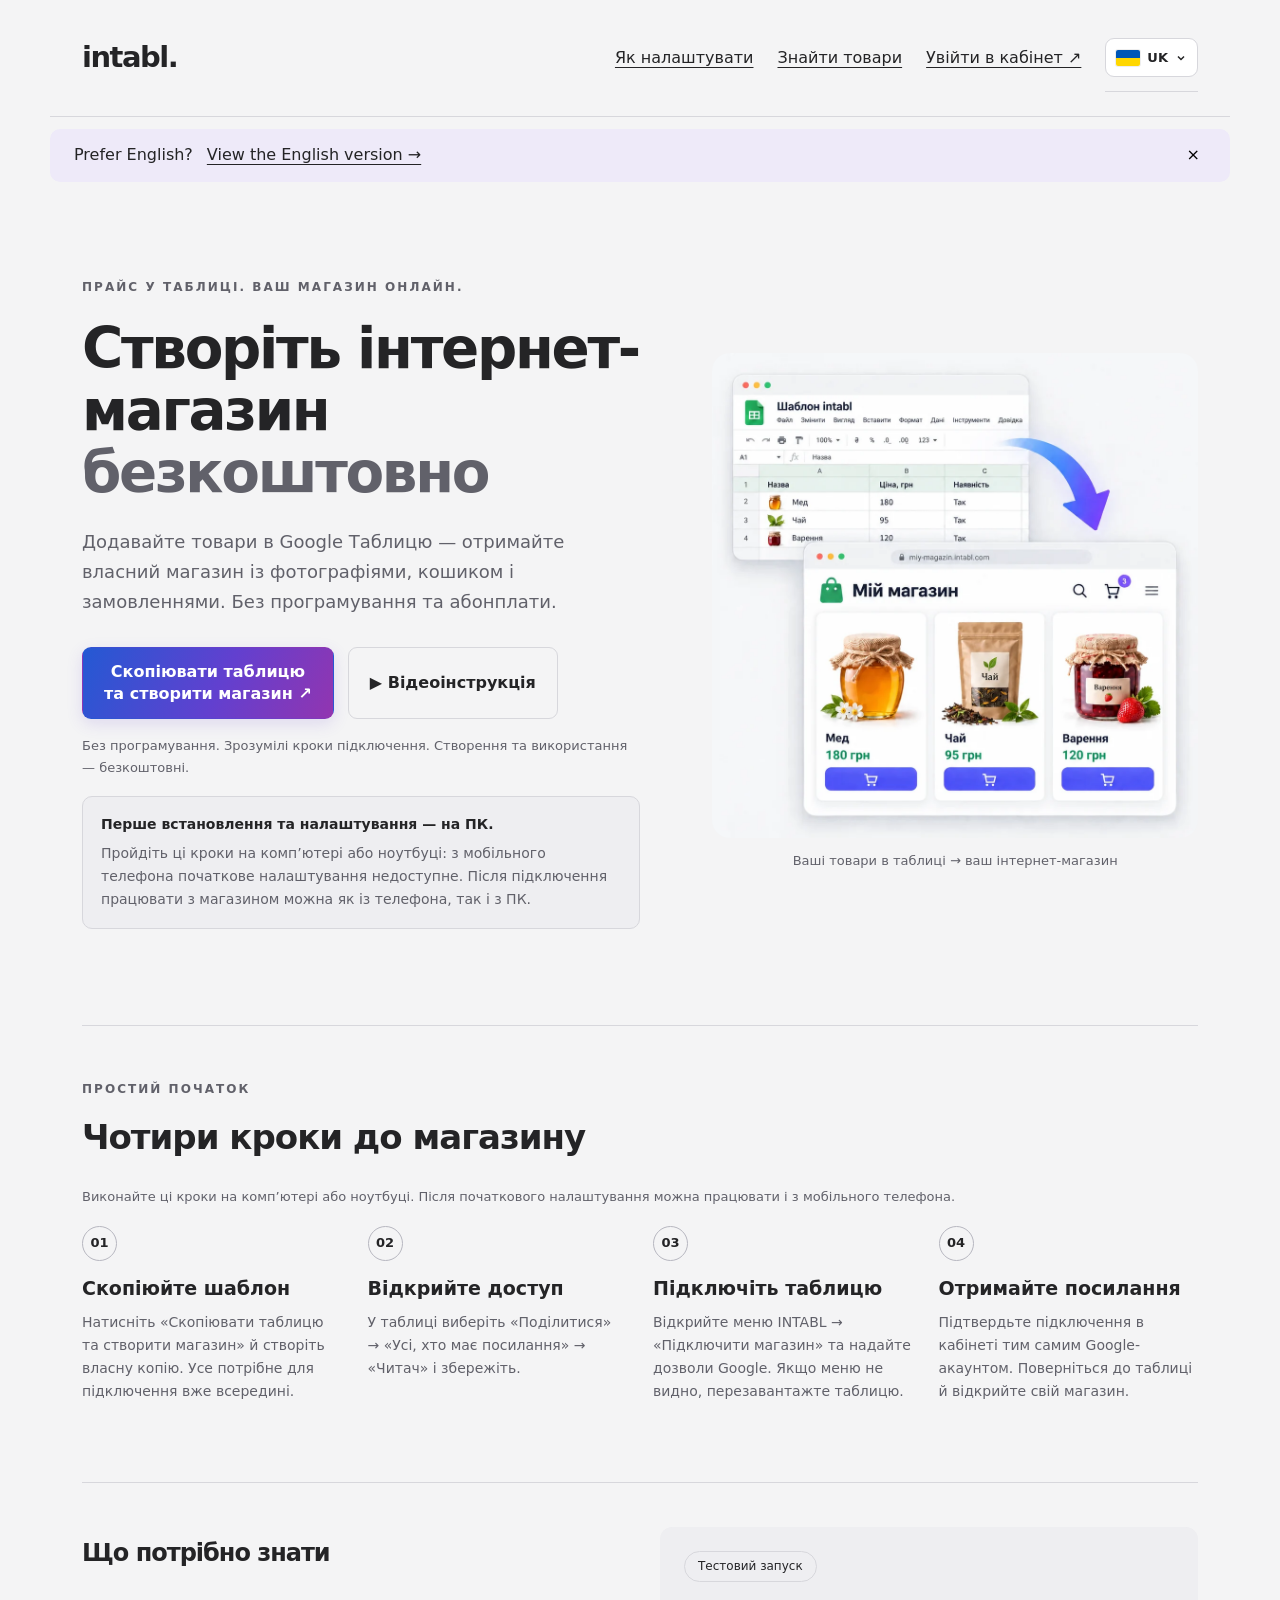
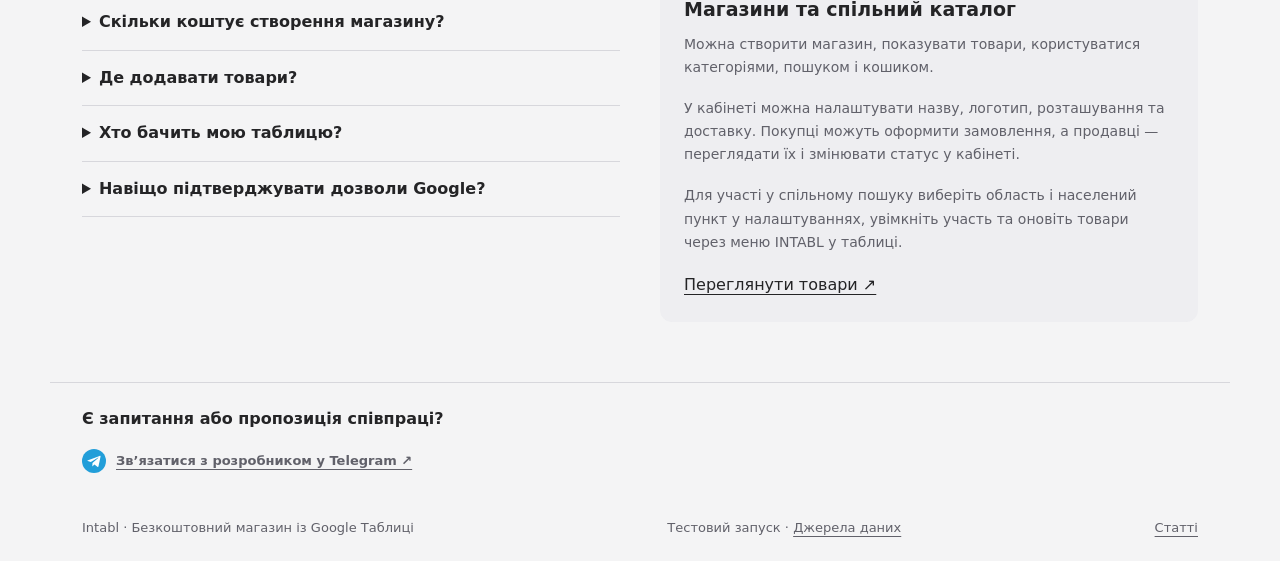
<file: index.html>
<!doctype html>
<html lang="uk">
<head><link rel="icon" href="/favicon.ico?v=1" sizes="32x32"><link rel="icon" href="/favicon.svg?v=1" type="image/svg+xml" sizes="any"><link rel="apple-touch-icon" href="/apple-touch-icon.png?v=1">
  <meta charset="utf-8">
  <meta name="viewport" content="width=device-width, initial-scale=1">
  <meta name="robots" content="index, follow">
  <link rel="canonical" href="https://intabl.com/">
  <meta name="description" content="Створіть інтернет-магазин безкоштовно з Google Таблиці. Додавайте товари, приймайте замовлення та діліться посиланням на свій магазин із покупцями.">
  <meta name="theme-color" content="#252528">
  <title>Створити інтернет-магазин безкоштовно з Google Таблиці — Intabl</title>
  <style>
    :root{color-scheme:light;--ink:#242426;--green:#252528;--paper:#f4f4f5;--line:#d7d7dc;--muted:#61616a}
    *{box-sizing:border-box}html{scroll-behavior:smooth}body{margin:0;background:var(--paper);color:var(--ink);font:16px/1.65 system-ui,sans-serif}a{color:inherit;text-underline-offset:4px}a:focus-visible,summary:focus-visible{outline:3px solid #44444b;outline-offset:5px}header,main,footer{max-width:1180px;margin:auto;padding-inline:32px}header{display:flex;align-items:center;justify-content:space-between;gap:24px;padding-block:24px;border-bottom:1px solid var(--line)}.brand{font-size:29px;letter-spacing:-1.5px;font-weight:800;text-decoration:none}.nav{display:flex;align-items:center;gap:24px}.badge{display:inline-block;background:#eeeef1;border:1px solid var(--line);border-radius:40px;padding:5px 13px;font-size:12px}.hero{display:grid;grid-template-columns:1.15fr 1fr;gap:72px;align-items:center;padding:84px 0 78px}.eyebrow{text-transform:uppercase;letter-spacing:.17em;font-size:12px;font-weight:700;color:var(--muted)}h1{font-size:clamp(40px,4.4vw,62px);line-height:1.1;letter-spacing:-2.3px;margin:20px 0 24px}h1 span{color:#61616a}h2{font-size:34px;line-height:1.2;letter-spacing:-1px;margin:12px 0 28px}h3{font-size:19px;line-height:1.35;margin:15px 0 10px}p{margin:0 0 18px}.lead{font-size:18px;color:var(--muted);max-width:500px}.actions{display:flex;gap:14px;flex-wrap:wrap;margin:30px 0 16px}.button{display:inline-flex;justify-content:center;align-items:center;padding:13px 21px;background:var(--green);color:white;border:1px solid var(--green);border-radius:9px;font-weight:700;text-decoration:none}.button:hover{background:#414147}.secondary{background:transparent;color:var(--ink);border-color:var(--line)}.secondary:hover{background:#eeeef1}.note{font-size:13px;color:var(--muted)}.preview{background:white;border:1px solid var(--line);border-radius:18px;box-shadow:0 18px 45px #2424260b;padding:26px;transform:rotate(1deg)}.preview-label{display:flex;justify-content:space-between;gap:12px;font-size:13px;margin-bottom:22px}.dots{letter-spacing:4px;color:#777780}.sheet{border:1px solid var(--line);border-radius:9px;overflow:hidden}.sheet-row{display:grid;grid-template-columns:1.9fr 1fr;padding:12px 16px;border-bottom:1px solid var(--line);font-size:14px}.sheet-row:last-child{border:0}.sheet-head{background:#eeeef1;font-weight:700}.sheet-row span:last-child{text-align:right}.flow{padding:18px 0;text-align:center;font-size:13px;color:var(--muted)}.mini-shop{background:var(--paper);border-radius:10px;padding:18px;display:flex;gap:16px;align-items:center}.shop-icon{display:grid;place-items:center;background:#eeeef1;width:55px;height:55px;border-radius:12px;font-size:28px}.mini-shop strong{display:block}.mini-shop span{font-size:13px;color:var(--muted)}.steps-section{border-top:1px solid var(--line);padding:54px 0 60px}.steps{display:grid;grid-template-columns:repeat(4,1fr);gap:26px;list-style:none;padding:0;margin:0}.number{display:grid;place-items:center;width:35px;height:35px;border:1px solid #b7b7c0;border-radius:50%;font-size:13px;font-weight:700}.steps p{font-size:14px;color:var(--muted)}.details{display:grid;grid-template-columns:1fr 1fr;gap:40px;border-top:1px solid var(--line);padding:44px 0 60px}.details h2{font-size:24px}.details p{font-size:14px;color:var(--muted)}details{border-bottom:1px solid var(--line);padding:14px 0}summary{font-weight:700;cursor:pointer}details p{margin:12px 0 0}.test-note{background:#eeeef1;padding:24px;border-radius:12px;align-self:start}footer{border-top:1px solid var(--line);padding-block:23px;display:flex;justify-content:space-between;gap:20px;font-size:13px;color:var(--muted)}
    @media(max-width:800px){.hero{grid-template-columns:1fr;gap:36px;padding:48px 0}.preview{transform:none;max-width:540px}.steps{grid-template-columns:1fr 1fr}.details{grid-template-columns:1fr;gap:25px}.nav .badge{display:none}}
    @media(max-width:480px){header,main,footer{padding-inline:20px}.nav{font-size:13px}h1{letter-spacing:-1.5px}.steps{grid-template-columns:1fr;gap:18px}.steps li{border-bottom:1px solid var(--line);padding-bottom:5px}.preview{padding:18px}.actions .button{width:100%}.sheet-row{font-size:12px;padding:10px}.mini-shop{padding:12px}.steps-section{padding-top:36px}footer{flex-direction:column;gap:5px}}
    @media(prefers-reduced-motion:reduce){html{scroll-behavior:auto}}
    .button.create-store{text-align:center;line-height:1.4;max-width:100%;background:linear-gradient(115deg,#2459d3 0%,#6240cf 55%,#9235b0 100%);border-color:transparent;box-shadow:0 5px 16px #6240cf26}.button.create-store:hover{background:linear-gradient(115deg,#1d4fbd 0%,#5835bd 55%,#802aa0 100%);box-shadow:0 7px 22px #6240cf40}.button.create-store:focus-visible{outline-color:#6240cf}
    @media(prefers-reduced-motion:no-preference){.button.create-store{transition:box-shadow .18s ease}}
    .setup-note{padding:16px 18px;border:1px solid var(--line);border-radius:10px;background:#eeeef1;font-size:14px;color:var(--muted)}.setup-note strong{display:block;color:var(--ink);margin-bottom:6px}
  .hero-illustration{margin:0;min-width:0}.hero-illustration img{display:block;width:100%;height:auto;border-radius:18px}.hero-illustration figcaption{text-align:center;font-size:13px;color:var(--muted);margin-top:12px}@media(max-width:800px){.hero-illustration{max-width:540px;width:100%;justify-self:center}}
  .nav{flex-wrap:wrap;justify-content:flex-end}@media(max-width:480px){.nav{gap:8px 12px}}
footer{flex-wrap:wrap}.footer-contact{flex-basis:100%;display:flex;flex-direction:column;align-items:flex-start;gap:8px;padding-bottom:16px}.footer-contact strong{color:var(--ink);font-size:16px}.footer-contact a{display:inline-flex;align-items:center;gap:10px;padding-block:8px;font-weight:600}.telegram-icon{flex-shrink:0}
</style>
  <script>const params=new URLSearchParams(location.search);if(["q","category","region","city","search"].some(key=>params.has(key)))location.replace("/marketplace.html"+location.search+location.hash);</script>
<link rel="stylesheet" href="/assets/css/analytics.css?v=1"><script src="/assets/js/analytics.js?v=2" defer></script>
<link rel="alternate" hreflang="uk" href="https://intabl.com/"><link rel="alternate" hreflang="en" href="https://intabl.com/en/"><link rel="alternate" hreflang="x-default" href="https://intabl.com/"><link rel="stylesheet" href="/assets/css/site-language.css?v=2"><script src="/assets/js/site-language.js?v=2" defer></script></head>
<body>
  <header><a class="brand" href="/" aria-label="Intabl — головна">intabl.</a><nav class="nav" aria-label="Головне меню"><a href="/guide.html">Як налаштувати</a><a href="/marketplace.html">Знайти товари</a><a href="https://admin.intabl.com/">Увійти в кабінет ↗</a><details class="language-switch"><summary aria-label="Вибрати мову" title="Вибрати мову"><svg class="language-flag" viewBox="0 0 24 16" aria-hidden="true"><path fill="#0057b7" d="M0 0h24v8H0z"/><path fill="#ffd700" d="M0 8h24v8H0z"/></svg><span>UK</span><svg class="language-chevron" viewBox="0 0 12 12" aria-hidden="true"><path d="m3 4.5 3 3 3-3" fill="none" stroke="currentColor" stroke-width="1.5"/></svg></summary><div class="language-menu"><a href="/" lang="uk" hreflang="uk" data-site-language="uk" aria-current="page"><svg class="language-flag" viewBox="0 0 24 16" aria-hidden="true"><path fill="#0057b7" d="M0 0h24v8H0z"/><path fill="#ffd700" d="M0 8h24v8H0z"/></svg><span>Українська</span><span class="language-check" aria-hidden="true">✓</span></a><a href="/en/" lang="en" hreflang="en" data-site-language="en"><svg class="language-flag" viewBox="0 0 24 16" aria-hidden="true"><path fill="#012169" d="M0 0h24v16H0z"/><path stroke="#fff" stroke-width="4" d="m0 0 24 16M24 0 0 16"/><path stroke="#c8102e" stroke-width="1.5" d="m0 0 24 16M24 0 0 16"/><path stroke="#fff" stroke-width="6" d="M12 0v16M0 8h24"/><path stroke="#c8102e" stroke-width="3" d="M12 0v16M0 8h24"/></svg><span>English</span></a></div></details></nav></header>
  <main>
    <section class="hero" aria-labelledby="hero-title">
      <div><p class="eyebrow">Прайс у таблиці. Ваш магазин онлайн.</p><h1 id="hero-title">Створіть інтернет-магазин<br><span>безкоштовно</span></h1><p class="lead">Додавайте товари в Google Таблицю — отримайте власний магазин із фотографіями, кошиком і замовленнями. Без програмування та абонплати.</p><div class="actions"><a class="button create-store" href="https://docs.google.com/spreadsheets/d/1J0fJB4WreDp9miCBiR95Zr0gCmK4Anr4M-3Ur7ko_0w/copy" target="_blank" rel="noopener noreferrer"><span>Скопіювати таблицю<br>та створити магазин ↗</span></a><a class="button secondary" href="/guide.html#video">▶ Відеоінструкція</a></div><p class="note">Без програмування. Зрозумілі кроки підключення. Створення та використання — безкоштовні.</p><p class="setup-note"><strong>Перше встановлення та налаштування — на ПК.</strong> Пройдіть ці кроки на комп’ютері або ноутбуці: з мобільного телефона початкове налаштування недоступне. Після підключення працювати з магазином можна як із телефона, так і з ПК.</p></div>
      <figure class="hero-illustration"><img src="/assets/images/table-to-shop-v2.webp" width="1024" height="1024" fetchpriority="high" alt="Таблиця з медом, чаєм і варенням перетворюється на інтернет-магазин із фотографіями товарів, цінами та кошиком."><figcaption>Ваші товари в таблиці → ваш інтернет-магазин</figcaption></figure>
    </section>
    <section id="start" class="steps-section" aria-labelledby="start-title"><p class="eyebrow">Простий початок</p><h2 id="start-title">Чотири кроки до магазину</h2><p class="note">Виконайте ці кроки на комп’ютері або ноутбуці. Після початкового налаштування можна працювати і з мобільного телефона.</p><ol class="steps"><li><span class="number" aria-hidden="true">01</span><h3>Скопіюйте шаблон</h3><p>Натисніть «Скопіювати таблицю та створити магазин» й створіть власну копію. Усе потрібне для підключення вже всередині.</p></li><li><span class="number" aria-hidden="true">02</span><h3>Відкрийте доступ</h3><p>У таблиці виберіть «Поділитися» → «Усі, хто має посилання» → «Читач» і збережіть.</p></li><li><span class="number" aria-hidden="true">03</span><h3>Підключіть таблицю</h3><p>Відкрийте меню INTABL → «Підключити магазин» та надайте дозволи Google. Якщо меню не видно, перезавантажте таблицю.</p></li><li><span class="number" aria-hidden="true">04</span><h3>Отримайте посилання</h3><p>Підтвердьте підключення в кабінеті тим самим Google-акаунтом. Поверніться до таблиці й відкрийте свій магазин.</p></li></ol></section>
    <section class="details" aria-label="Важливо для початку"><div><h2>Що потрібно знати</h2><details><summary>Скільки коштує створення магазину?</summary><p>Створення та використання магазину на Intabl безкоштовні. Ви можете додавати товари з Google Таблиці та приймати замовлення у своєму магазині.</p></details><details><summary>Де додавати товари?</summary><p>На аркуші goods у вашій копії шаблону. Замініть демонстраційний товар своїм. Категорії редагуйте на category. Не змінюйте назви цих аркушів і заголовки першого рядка.</p></details><details><summary>Хто бачить мою таблицю?</summary><p>Після відкриття доступу її можуть читати всі, хто має посилання. Зберігайте тут лише публічний каталог — без замовлень, телефонів покупців і паролів.</p></details><details><summary>Навіщо підтверджувати дозволи Google?</summary><p>Під час першого підключення Google попросить дозволити роботу скрипту з шаблону. Це звичайний крок для таких інструментів: дозволи потрібні, щоб перевірити вашу таблицю та підключити її до магазину без ручного налаштування коду. Ви проходите кроки підключення, а скрипт бере на себе технічну частину.</p><p>Перед підтвердженням ознайомтеся з переліком доступів і продовжуйте, якщо довіряєте шаблону Intabl.</p><p>Для зручності можна створити окремий Google-акаунт лише для магазину — без особистих файлів і листування. Скопіюйте шаблон у цей акаунт і використовуйте його також для входу в кабінет Intabl. Дозволи для підключення знадобляться і в окремому акаунті.</p></details></div><aside class="test-note"><span class="badge">Тестовий запуск</span><h3>Магазини та спільний каталог</h3><p>Можна створити магазин, показувати товари, користуватися категоріями, пошуком і кошиком.</p><p>У кабінеті можна налаштувати назву, логотип, розташування та доставку. Покупці можуть оформити замовлення, а продавці — переглядати їх і змінювати статус у кабінеті.</p><p>Для участі у спільному пошуку виберіть область і населений пункт у налаштуваннях, увімкніть участь та оновіть товари через меню INTABL у таблиці.</p><a href="/marketplace.html">Переглянути товари ↗</a></aside></section>
  </main>
  <footer><div class="footer-contact"><strong>Є запитання або пропозиція співпраці?</strong><a href="https://t.me/shonyrecords" target="_blank" rel="noopener noreferrer"><svg class="telegram-icon" xmlns="http://www.w3.org/2000/svg" viewBox="0 0 24 24" width="24" height="24" aria-hidden="true" focusable="false"><circle cx="12" cy="12" r="12" fill="#229ED9"/><path fill="#fff" d="m5.5 11.6 12.1-4.7c.6-.2 1.1.1.9.9l-2 9.4c-.1.7-.5.9-1.1.5l-3-2.2-1.5 1.4c-.2.2-.3.3-.6.3l.2-3.1 5.7-5.2c.3-.2-.1-.4-.4-.2l-7 4.4-3-1c-.7-.2-.7-.5-.3-.5Z"/></svg><span>Зв’язатися з розробником у Telegram ↗</span></a></div><span>Intabl · Безкоштовний магазин із Google Таблиці</span><span>Тестовий запуск · <a href="/data-sources.html">Джерела даних</a></span><a href="/articles/">Статті</a></footer>

  <link rel="stylesheet" href="/assets/css/setup-preview.css?v=gallery-1">
  <dialog id="setup-preview" aria-labelledby="setup-preview-title">
    <button class="setup-preview-close" type="button" aria-label="Закрити підказку" autofocus>×</button>
    <p class="eyebrow">Перед першим підключенням</p>
    <h2 id="setup-preview-title">Google попросить надати дозволи</h2>
    <p>У своїй копії виберіть <strong>INTABL → Підключити магазин</strong>, натисніть <strong>OK</strong> та виберіть Google-акаунт. Далі можуть з’явитися такі вікна:</p>
    <ol class="setup-preview-steps">
      <li><h3>1. «Додатково»</h3><a href="/assets/images/guide/05-warning.webp" aria-label="Збільшити попередження Google"><img src="/assets/images/guide/05-warning.webp" width="1623" height="969" alt="У попередженні Google натисніть Додатково"></a><p>Додаток ще не пройшов перевірку Google. Ознайомтеся з попередженням.</p></li>
      <li><h3>2. «Перейти до intabl…»</h3><a href="/assets/images/guide/06-proceed.webp" aria-label="Збільшити посилання для продовження"><img src="/assets/images/guide/06-proceed.webp" width="1503" height="1046" alt="Посилання Перейти до intabl — підключення магазину (небезпечно)"></a><p>Якщо вирішили продовжити, натисніть посилання з позначкою «небезпечно».</p></li>
      <li><h3>3. Перегляньте дозволи</h3><a href="/assets/images/guide/08-permissions.webp" aria-label="Збільшити перелік дозволів"><img src="/assets/images/guide/08-permissions.webp" width="1172" height="1342" alt="Перелік дозволів Google з пунктом Вибрати все"></a><p>Для всіх функцій: <strong>«Вибрати все» → «Продовжити»</strong> внизу вікна.</p></li>
    </ol>
    <p class="setup-preview-note">Дозволи потрібні для роботи з таблицею, пошуку фото на Диску та зв’язку з intabl. <a href="/guide.html#first-setup" target="_blank" rel="noopener">Докладніше про доступи ↗</a><br>Можна використати окремий Google-акаунт для магазину. Натисніть на скріншот, щоб збільшити.</p>
    <div class="actions"><a class="button create-store" href="https://docs.google.com/spreadsheets/d/1J0fJB4WreDp9miCBiR95Zr0gCmK4Anr4M-3Ur7ko_0w/copy" target="_blank" rel="noopener noreferrer" id="setup-preview-continue">Перейти до копіювання шаблону ↗</a><a href="/guide.html#video" target="_blank" rel="noopener">Відеоінструкція ↗</a></div>
  </dialog>
  <script src="/assets/js/setup-preview.js?v=gallery-1" defer></script>
  <dialog id="mobile-create-notice" aria-labelledby="mobile-create-title" aria-describedby="mobile-create-description">
    <h2 id="mobile-create-title">Перше налаштування — на ПК</h2>
    <p id="mobile-create-description">Перше встановлення та налаштування магазину потрібно виконати на комп’ютері або ноутбуці. З мобільного телефона пройти початкове налаштування не можна.</p>
    <p class="note">Після встановлення та налаштування працювати з магазином можна як із мобільного телефона, так і з ПК.</p>
    <div class="actions"><button type="button" class="button secondary" id="mobile-create-close" autofocus>Зрозуміло</button></div>
  </dialog>
  <style>#mobile-create-notice{width:min(560px,calc(100% - 32px));max-height:calc(100dvh - 32px);overflow:auto;border:1px solid var(--line);border-radius:16px;padding:28px;color:var(--ink);background:white}#mobile-create-notice::backdrop{background:#0008}#mobile-create-notice h2{font-size:26px;margin:0 0 18px}#mobile-create-notice .actions{margin-bottom:0}#mobile-create-notice button{font:inherit;cursor:pointer}#mobile-create-notice button:focus-visible{outline:3px solid #44444b;outline-offset:4px}.nav{flex-wrap:wrap;justify-content:flex-end}@media(max-width:480px){.nav{gap:8px 12px}}
</style>
  <script>
    (()=>{
      const create=document.querySelector('a.create-store'),notice=document.getElementById('mobile-create-notice');
      const isMobile=()=>navigator.userAgentData?.mobile||/Android|iPhone|iPad|iPod/i.test(navigator.userAgent)||(navigator.platform==='MacIntel'&&navigator.maxTouchPoints>1)||matchMedia('(max-width: 1024px) and (pointer: coarse)').matches;
      create.addEventListener('click',event=>{
        if(!isMobile()){
          const preview=document.getElementById('setup-preview');
          if(typeof preview.showModal==='function'){event.preventDefault();preview.showModal();}
          return;
        }
        if(typeof notice.showModal!=='function'){
          event.preventDefault();alert('Перше встановлення та налаштування магазину потрібно виконати на ПК. З мобільного телефона початкове налаштування недоступне. Після підключення працювати можна і з телефона, і з ПК.');
          return;
        }
        event.preventDefault();notice.showModal();
      });
      document.getElementById('mobile-create-close').addEventListener('click',()=>notice.close());
    })();
  </script>
</body>
</html>
</file>
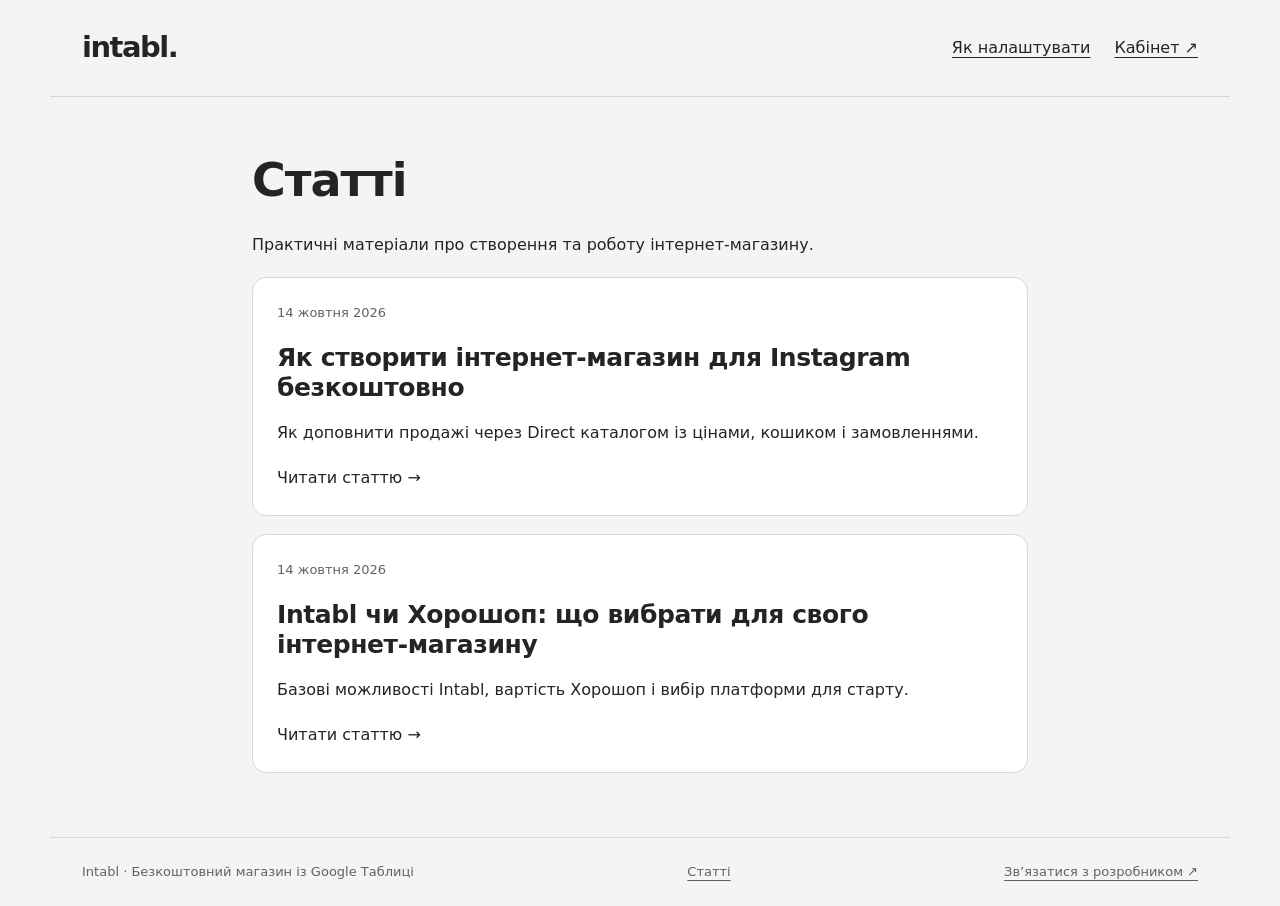
<file: articles/index.html>
<!doctype html><html lang="uk"><head><meta charset="utf-8"><meta name="viewport" content="width=device-width,initial-scale=1"><title>Статті про створення інтернет-магазину — Intabl</title><meta name="description" content="Поради про запуск інтернет-магазину, роботу з Google Таблицями та вибір платформи."><meta name="robots" content="index,follow"><link rel="canonical" href="https://intabl.com/articles/"><link rel="icon" href="/favicon.svg" type="image/svg+xml"><link rel="stylesheet" href="/assets/css/landing.css"><link rel="stylesheet" href="/assets/css/articles.css?v=2"><link rel="stylesheet" href="/assets/css/analytics.css?v=1"><script src="/assets/js/analytics.js?v=en-1" defer></script><meta property="og:type" content="website"><meta property="og:title" content="Статті про створення інтернет-магазину"><meta property="og:description" content="Поради про запуск інтернет-магазину, роботу з Google Таблицями та вибір платформи."><meta property="og:url" content="https://intabl.com/articles/"><meta property="og:image" content="https://intabl.com/assets/images/table-to-shop-v2.webp"></head><body><header><a class="brand" href="/" aria-label="Intabl — головна">intabl.</a><nav class="nav" aria-label="Головне меню"><a href="/guide.html">Як налаштувати</a><a href="https://admin.intabl.com/">Кабінет ↗</a></nav></header><main class="reading"><h1>Статті</h1><p>Практичні матеріали про створення та роботу інтернет-магазину.</p><a class="article-card" href="/articles/instagram-online-store.html"><p class="meta">14 жовтня 2026</p><h2>Як створити інтернет-магазин для Instagram безкоштовно</h2><p>Як доповнити продажі через Direct каталогом із цінами, кошиком і замовленнями.</p><span>Читати статтю →</span></a><a class="article-card" href="/articles/intabl-vs-horoshop.html"><p class="meta">14 жовтня 2026</p><h2>Intabl чи Хорошоп: що вибрати для свого інтернет-магазину</h2><p>Базові можливості Intabl, вартість Хорошоп і вибір платформи для старту.</p><span>Читати статтю →</span></a></main><footer><span>Intabl · Безкоштовний магазин із Google Таблиці</span><a href="/articles/">Статті</a><a href="https://t.me/shonyrecords" rel="noopener noreferrer" target="_blank">Зв’язатися з розробником ↗</a></footer></body></html>
</file>
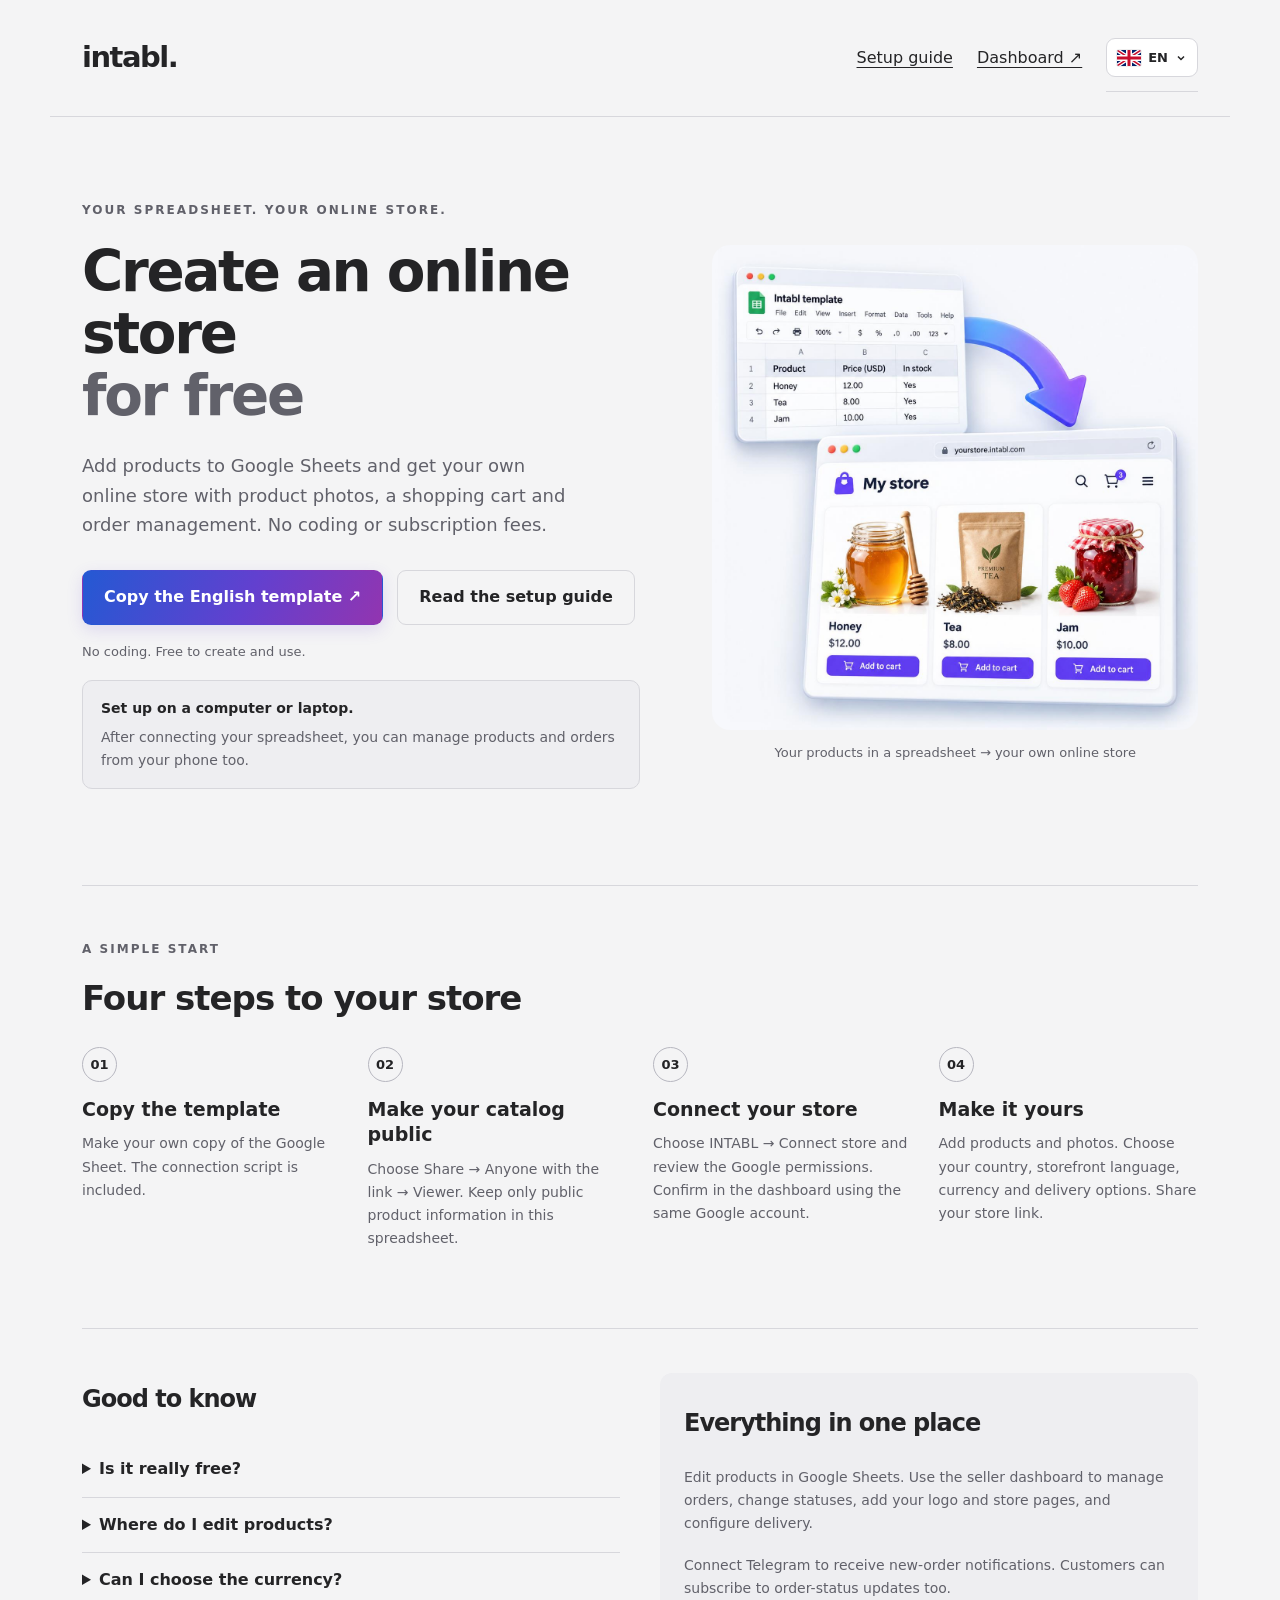
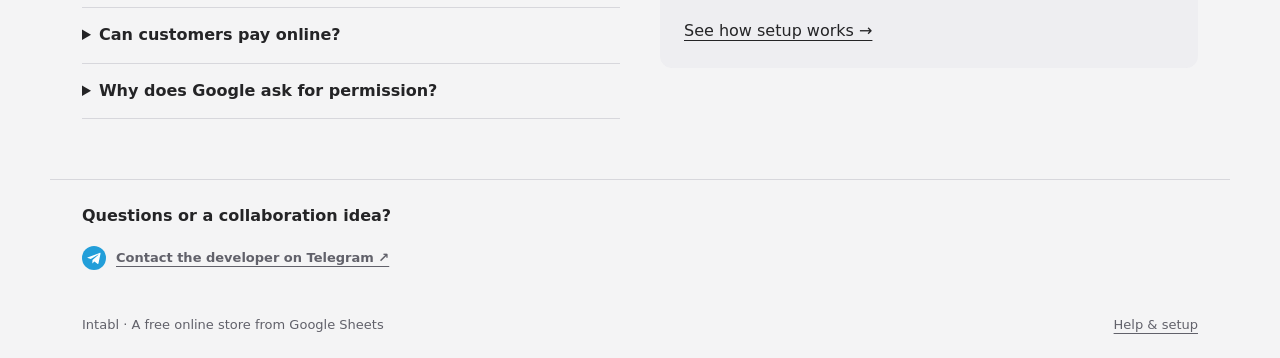
<file: en/index.html>
<!doctype html><html lang="en"><head><meta charset="utf-8"><meta name="viewport" content="width=device-width,initial-scale=1"><title>Create a free online store from Google Sheets — Intabl</title><meta name="description" content="Turn your Google spreadsheet into a free online store. Add products and photos, receive orders, and manage your store from your phone."><meta name="robots" content="index,follow"><link rel="canonical" href="https://intabl.com/en/"><link rel="alternate" hreflang="uk" href="https://intabl.com/"><link rel="alternate" hreflang="en" href="https://intabl.com/en/"><link rel="alternate" hreflang="x-default" href="https://intabl.com/"><link rel="icon" href="/favicon.ico?v=1" sizes="32x32"><link rel="icon" href="/favicon.svg?v=1" type="image/svg+xml" sizes="any"><link rel="apple-touch-icon" href="/apple-touch-icon.png?v=1"><link rel="stylesheet" href="/assets/css/landing.css"><link rel="stylesheet" href="/assets/css/site-language.css?v=2"><link rel="stylesheet" href="/assets/css/analytics.css?v=1"><script src="/assets/js/analytics.js?v=en-1" defer></script><script src="/assets/js/site-language.js?v=2" defer></script></head><body><header><a class="brand" href="/en/" aria-label="Intabl home">intabl.</a><nav class="nav" aria-label="Main navigation"><a href="/en/guide.html">Setup guide</a><a href="https://admin.intabl.com/?lang=en">Dashboard ↗</a><details class="language-switch"><summary aria-label="Choose language" title="Choose language"><svg class="language-flag" viewBox="0 0 24 16" aria-hidden="true"><path fill="#012169" d="M0 0h24v16H0z"/><path stroke="#fff" stroke-width="4" d="m0 0 24 16M24 0 0 16"/><path stroke="#c8102e" stroke-width="1.5" d="m0 0 24 16M24 0 0 16"/><path stroke="#fff" stroke-width="6" d="M12 0v16M0 8h24"/><path stroke="#c8102e" stroke-width="3" d="M12 0v16M0 8h24"/></svg><span>EN</span><svg class="language-chevron" viewBox="0 0 12 12" aria-hidden="true"><path d="m3 4.5 3 3 3-3" fill="none" stroke="currentColor" stroke-width="1.5"/></svg></summary><div class="language-menu"><a href="/" lang="uk" hreflang="uk" data-site-language="uk"><svg class="language-flag" viewBox="0 0 24 16" aria-hidden="true"><path fill="#0057b7" d="M0 0h24v8H0z"/><path fill="#ffd700" d="M0 8h24v8H0z"/></svg><span>Українська</span></a><a href="/en/" lang="en" hreflang="en" data-site-language="en" aria-current="page"><svg class="language-flag" viewBox="0 0 24 16" aria-hidden="true"><path fill="#012169" d="M0 0h24v16H0z"/><path stroke="#fff" stroke-width="4" d="m0 0 24 16M24 0 0 16"/><path stroke="#c8102e" stroke-width="1.5" d="m0 0 24 16M24 0 0 16"/><path stroke="#fff" stroke-width="6" d="M12 0v16M0 8h24"/><path stroke="#c8102e" stroke-width="3" d="M12 0v16M0 8h24"/></svg><span>English</span><span class="language-check" aria-hidden="true">✓</span></a></div></details></nav></header>
<main><section class="hero" aria-labelledby="hero-title"><div><p class="eyebrow">Your spreadsheet. Your online store.</p><h1 id="hero-title">Create an online store<br><span>for free</span></h1><p class="lead">Add products to Google Sheets and get your own online store with product photos, a shopping cart and order management. No coding or subscription fees.</p><div class="actions"><a class="button create-store" href="https://docs.google.com/spreadsheets/d/1piCFyyMxpJ2g1GEDhN_W9DuBOYT4UFOeyNGd015ZTzU/copy" target="_blank" rel="noopener noreferrer">Copy the English template ↗</a><a class="button secondary" href="/en/guide.html">Read the setup guide</a></div><p class="note">No coding. Free to create and use.</p><p class="setup-note"><strong>Set up on a computer or laptop.</strong>After connecting your spreadsheet, you can manage products and orders from your phone too.</p></div><figure class="hero-illustration"><img src="/assets/images/table-to-shop-en.jpg" width="1254" height="1254" fetchpriority="high" alt="An English product spreadsheet becomes an online store with honey, tea and jam, product photos, dollar prices and shopping cart buttons."><figcaption>Your products in a spreadsheet → your own online store</figcaption></figure></section>
<section class="steps-section"><p class="eyebrow">A simple start</p><h2>Four steps to your store</h2><ol class="steps"><li><span class="number">01</span><h3>Copy the template</h3><p>Make your own copy of the Google Sheet. The connection script is included.</p></li><li><span class="number">02</span><h3>Make your catalog public</h3><p>Choose Share → Anyone with the link → Viewer. Keep only public product information in this spreadsheet.</p></li><li><span class="number">03</span><h3>Connect your store</h3><p>Choose INTABL → Connect store and review the Google permissions. Confirm in the dashboard using the same Google account.</p></li><li><span class="number">04</span><h3>Make it yours</h3><p>Add products and photos. Choose your country, storefront language, currency and delivery options. Share your store link.</p></li></ol></section>
<section class="details"><div><h2>Good to know</h2><details><summary>Is it really free?</summary><p>Creating and using an Intabl store is free. You can publish your catalog and receive orders without a subscription.</p></details><details><summary>Where do I edit products?</summary><p>In goods, or additional sheets whose names start with goods. Use category for categories. Keep the sheet names and column headers unchanged.</p></details><details><summary>Can I choose the currency?</summary><p>Yes. Choose a supported currency in your dashboard, then enter prices in that currency. Changing the currency does not convert your prices.</p></details><details><summary>Can customers pay online?</summary><p>Intabl collects orders. Arrange payment and delivery directly with your customer; integrated online payment is not currently available.</p></details><details><summary>Why does Google ask for permission?</summary><p>The script needs access to the current spreadsheet, Drive metadata for matching photos, and a connection to Intabl. Review the requested access and continue only if you trust the template. You can use a separate Google account for your store.</p></details></div><aside class="test-note"><h2>Everything in one place</h2><p>Edit products in Google Sheets. Use the seller dashboard to manage orders, change statuses, add your logo and store pages, and configure delivery.</p><p>Connect Telegram to receive new-order notifications. Customers can subscribe to order-status updates too.</p><a href="/en/guide.html">See how setup works →</a></aside></section></main><footer><div class="footer-contact"><strong>Questions or a collaboration idea?</strong><a href="https://t.me/shonyrecords" target="_blank" rel="noopener noreferrer"><svg class="telegram-icon" viewBox="0 0 24 24" width="24" height="24" aria-hidden="true"><circle cx="12" cy="12" r="12" fill="#229ED9"/><path fill="#fff" d="m5.5 11.6 12.1-4.7c.6-.2 1.1.1.9.9l-2 9.4c-.1.7-.5.9-1.1.5l-3-2.2-1.5 1.4c-.2.2-.3.3-.6.3l.2-3.1 5.7-5.2c.3-.2-.1-.4-.4-.2l-7 4.4-3-1c-.7-.2-.7-.5-.3-.5Z"/></svg>Contact the developer on Telegram ↗</a></div><span>Intabl · A free online store from Google Sheets</span><a href="/en/guide.html">Help &amp; setup</a></footer>
<link rel="stylesheet" href="/assets/css/setup-preview.css?v=gallery-1"><dialog id="setup-preview" aria-labelledby="setup-preview-title"><button class="setup-preview-close" type="button" aria-label="Close setup tips" autofocus>×</button><p class="eyebrow">Before you connect</p><h2 id="setup-preview-title">Google will ask for permission</h2><p>In your copy, choose <strong>INTABL → Connect store</strong>, then select your Google account. You may see these screens. These examples use Google's Ukrainian interface; labels depend on your Google account language.</p><ol class="setup-preview-steps"><li><h3>1. Advanced</h3><a href="/assets/images/guide/05-warning.webp"><img src="/assets/images/guide/05-warning.webp" alt="Google unverified-app warning with Advanced highlighted"></a><p>The app has not completed Google's verification. Read the warning before continuing.</p></li><li><h3>2. Go to Intabl…</h3><a href="/assets/images/guide/06-proceed.webp"><img src="/assets/images/guide/06-proceed.webp" alt="The Go to Intabl (unsafe) link below the warning"></a><p>If you decide to proceed, use the link marked “unsafe”.</p></li><li><h3>3. Review access</h3><a href="/assets/images/guide/08-permissions.webp"><img src="/assets/images/guide/08-permissions.webp" alt="Google permissions screen with Select all highlighted"></a><p>Review the permissions. To enable all features, choose <strong>Select all → Continue</strong>.</p></li></ol><p class="setup-preview-note">You can use a separate Google account for your store. Click any screenshot to enlarge it. <a href="/en/guide.html#permissions">More about permissions</a>.</p><div class="actions"><a id="setup-preview-continue" class="button create-store" href="https://docs.google.com/spreadsheets/d/1piCFyyMxpJ2g1GEDhN_W9DuBOYT4UFOeyNGd015ZTzU/copy" target="_blank" rel="noopener noreferrer">Copy the English template ↗</a></div></dialog>
<dialog id="mobile-create-notice"><h2>Use a computer for first-time setup</h2><p>Open this page on a computer or laptop to copy and connect the template. After setup, you can manage your store from your phone.</p><button id="mobile-create-close" class="button" type="button">Got it</button></dialog><script src="/assets/js/setup-preview.js?v=en-1" defer></script><script src="/assets/js/create-store.js" defer></script></body></html>
</file>
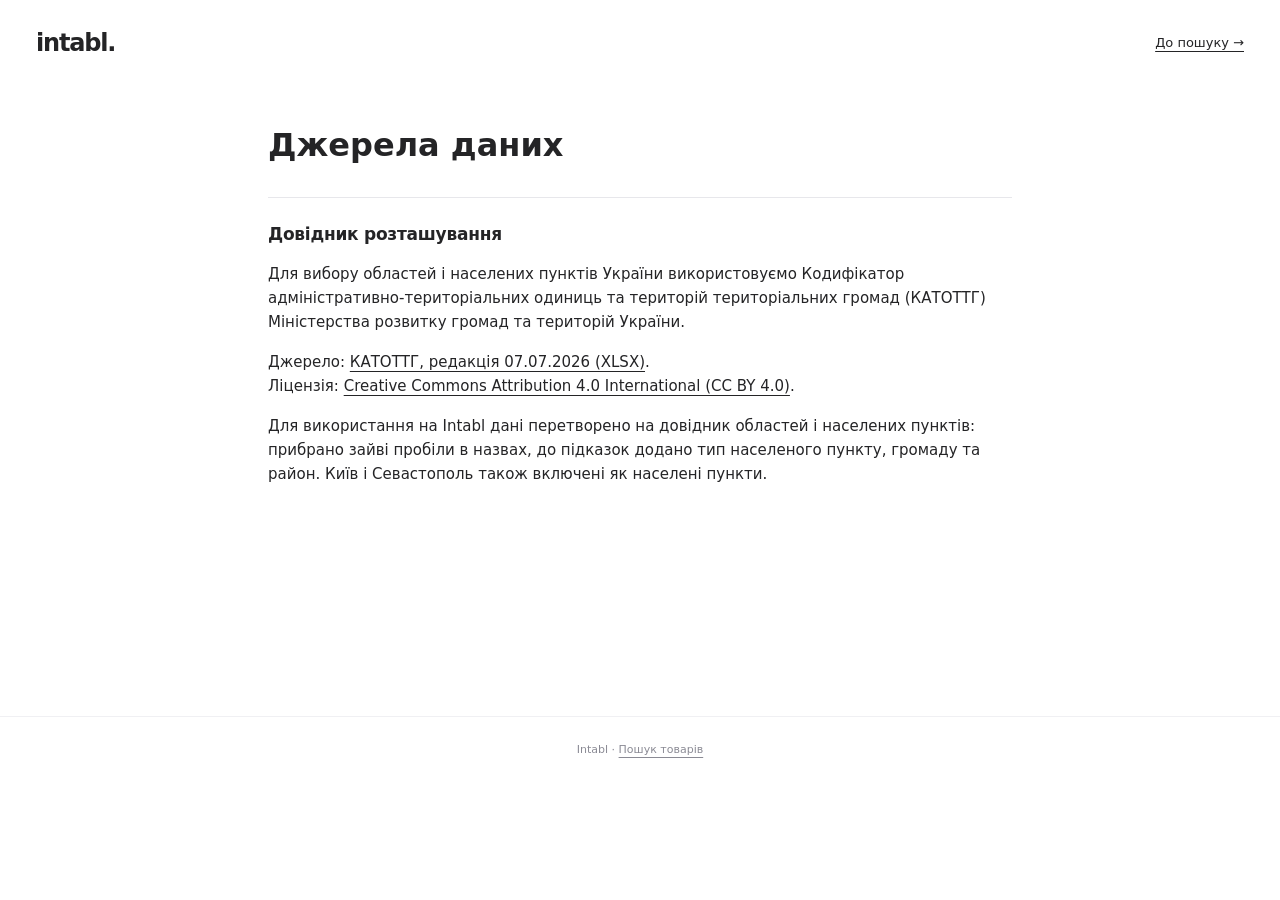
<file: data-sources.html>
<!doctype html>
<html lang="uk">
<head><link rel="icon" href="/favicon.ico?v=1" sizes="32x32"><link rel="icon" href="/favicon.svg?v=1" type="image/svg+xml" sizes="any"><link rel="apple-touch-icon" href="/apple-touch-icon.png?v=1">
  <meta charset="utf-8">
  <meta name="viewport" content="width=device-width,initial-scale=1">
  <title>Джерела даних — Intabl</title>
  <link rel="stylesheet" href="/assets/css/marketplace.css?v=photo-spacing-2">
  <style>main{max-width:800px;padding-top:40px;padding-bottom:56px}h1{font-size:32px;line-height:1.2;margin:0 0 32px}section{padding:24px 0;border-top:1px solid var(--line)}section p{margin:16px 0 0;overflow-wrap:anywhere}</style>
</head>
<body>
  <header><div class="header-inner"><a href="/" class="brand">intabl.</a><nav aria-label="Головне меню"><a href="/marketplace.html">До пошуку →</a></nav></div></header>
  <main>
    <h1>Джерела даних</h1>
    <section aria-labelledby="locations-heading">
      <h2 id="locations-heading">Довідник розташування</h2>
      <p>Для вибору областей і населених пунктів України використовуємо Кодифікатор адміністративно-територіальних одиниць та територій територіальних громад (КАТОТТГ) Міністерства розвитку громад та територій України.</p>
      <p>Джерело: <a href="https://mininfra.gov.ua/storage/app/sites/1/uploaded-files/kodifikator-07-07.xlsx">КАТОТТГ, редакція 07.07.2026 (XLSX)</a>.<br>Ліцензія: <a href="https://creativecommons.org/licenses/by/4.0/">Creative Commons Attribution 4.0 International (CC BY 4.0)</a>.</p>
      <p>Для використання на Intabl дані перетворено на довідник областей і населених пунктів: прибрано зайві пробіли в назвах, до підказок додано тип населеного пункту, громаду та район. Київ і Севастополь також включені як населені пункти.</p>
    </section>
  </main>
  <footer>Intabl · <a href="/marketplace.html">Пошук товарів</a></footer>
</body>
</html>
</file>
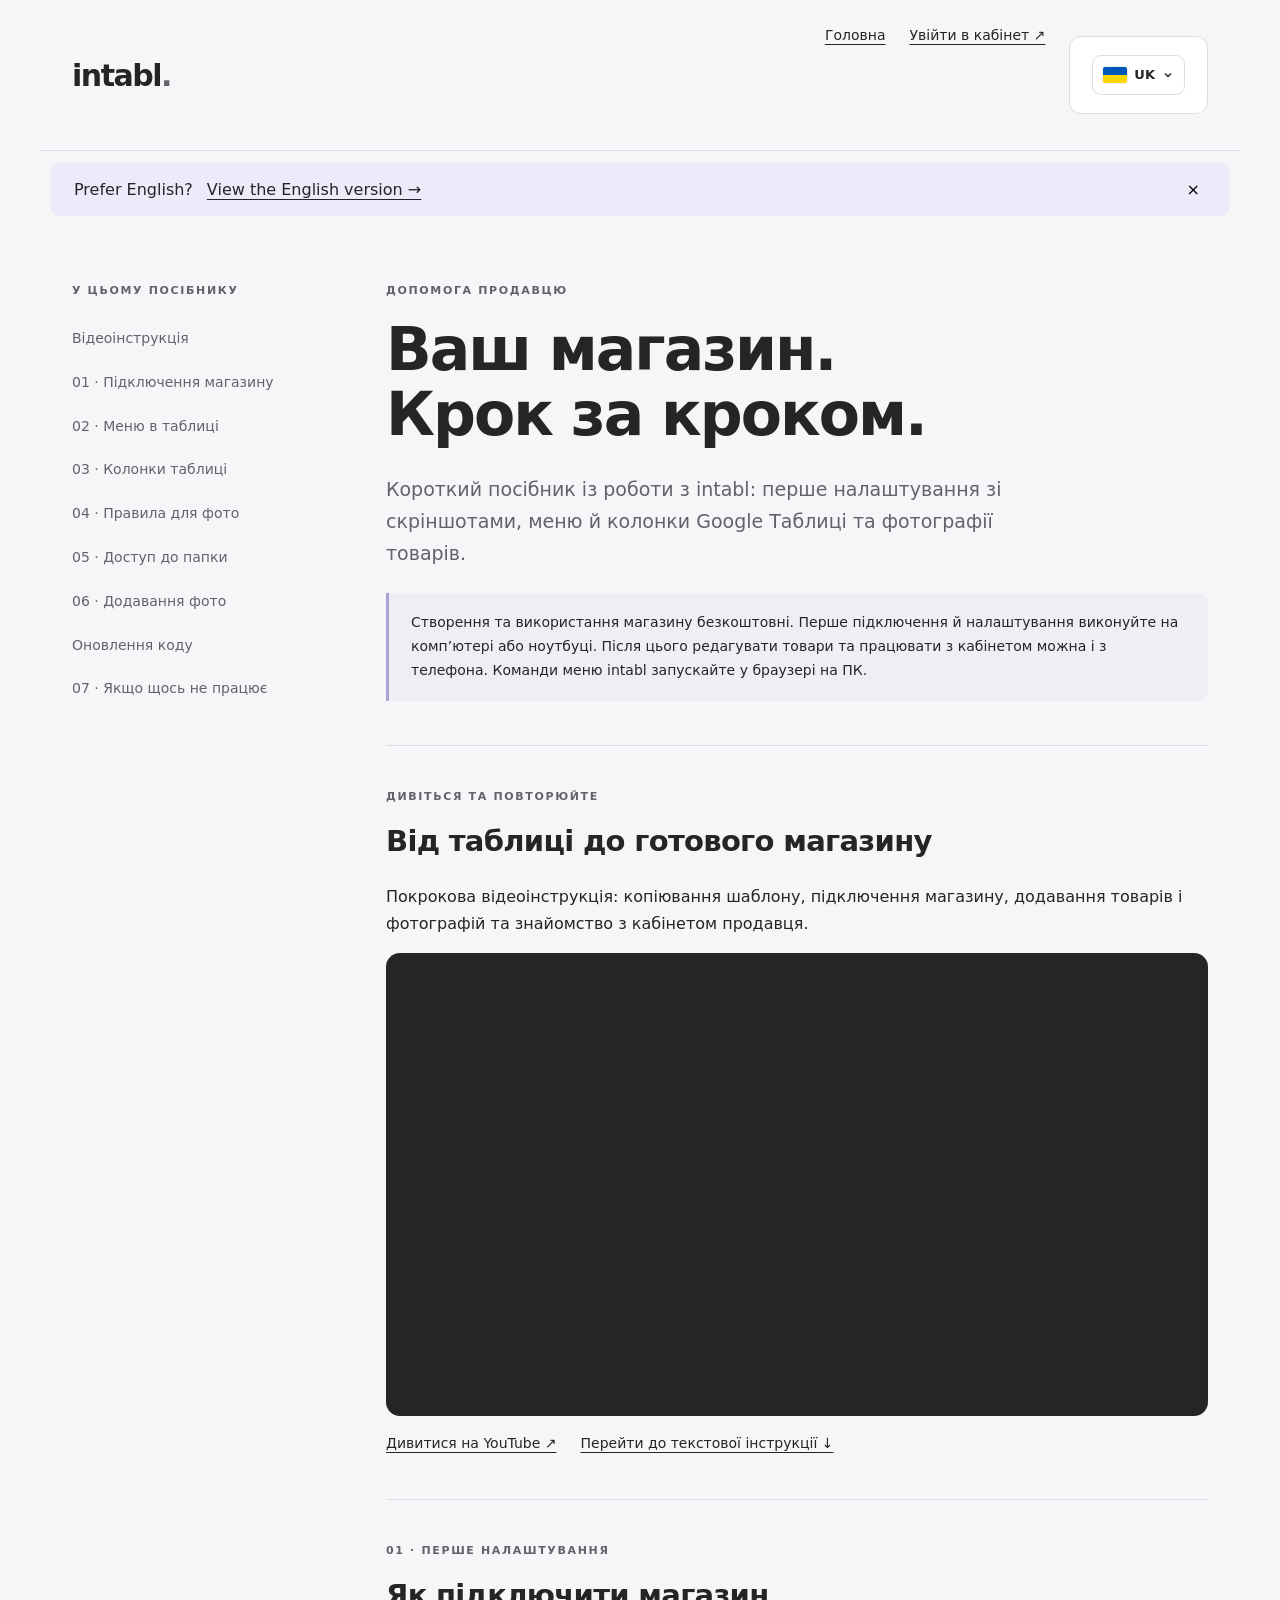
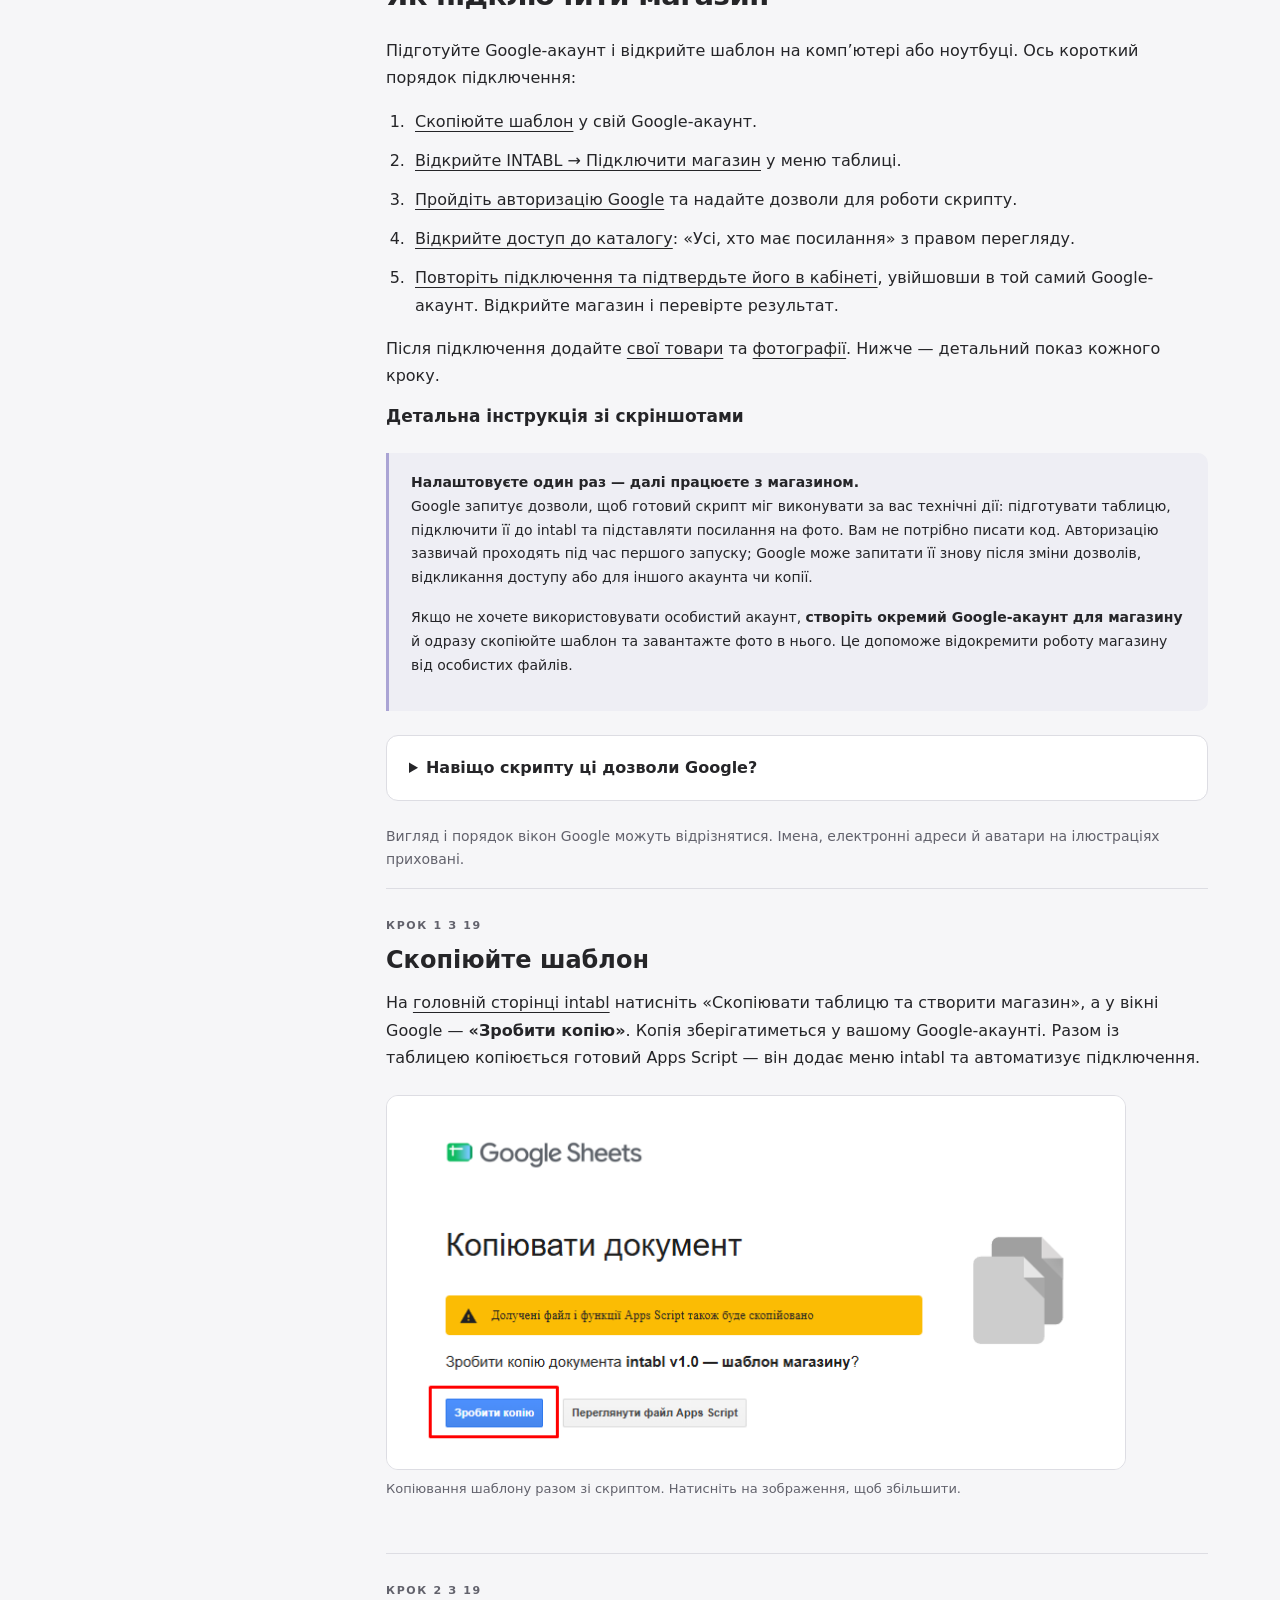
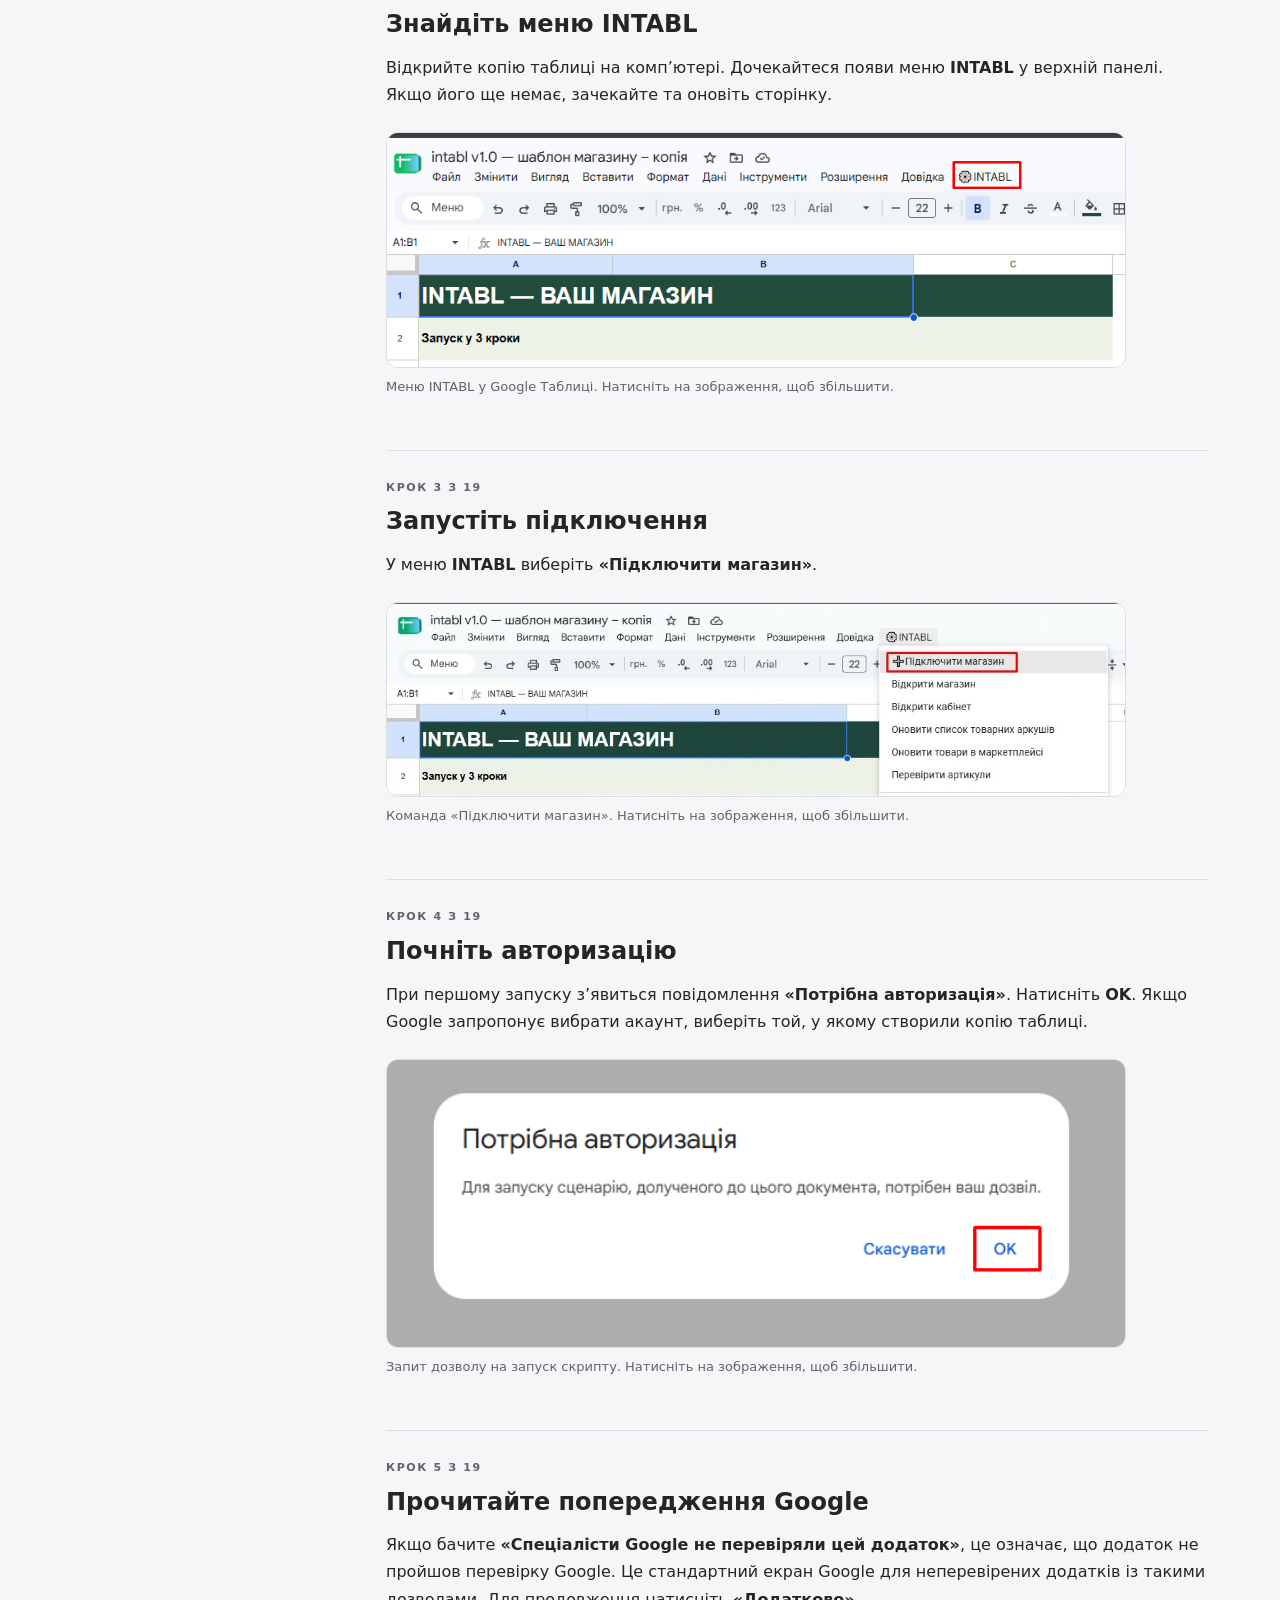
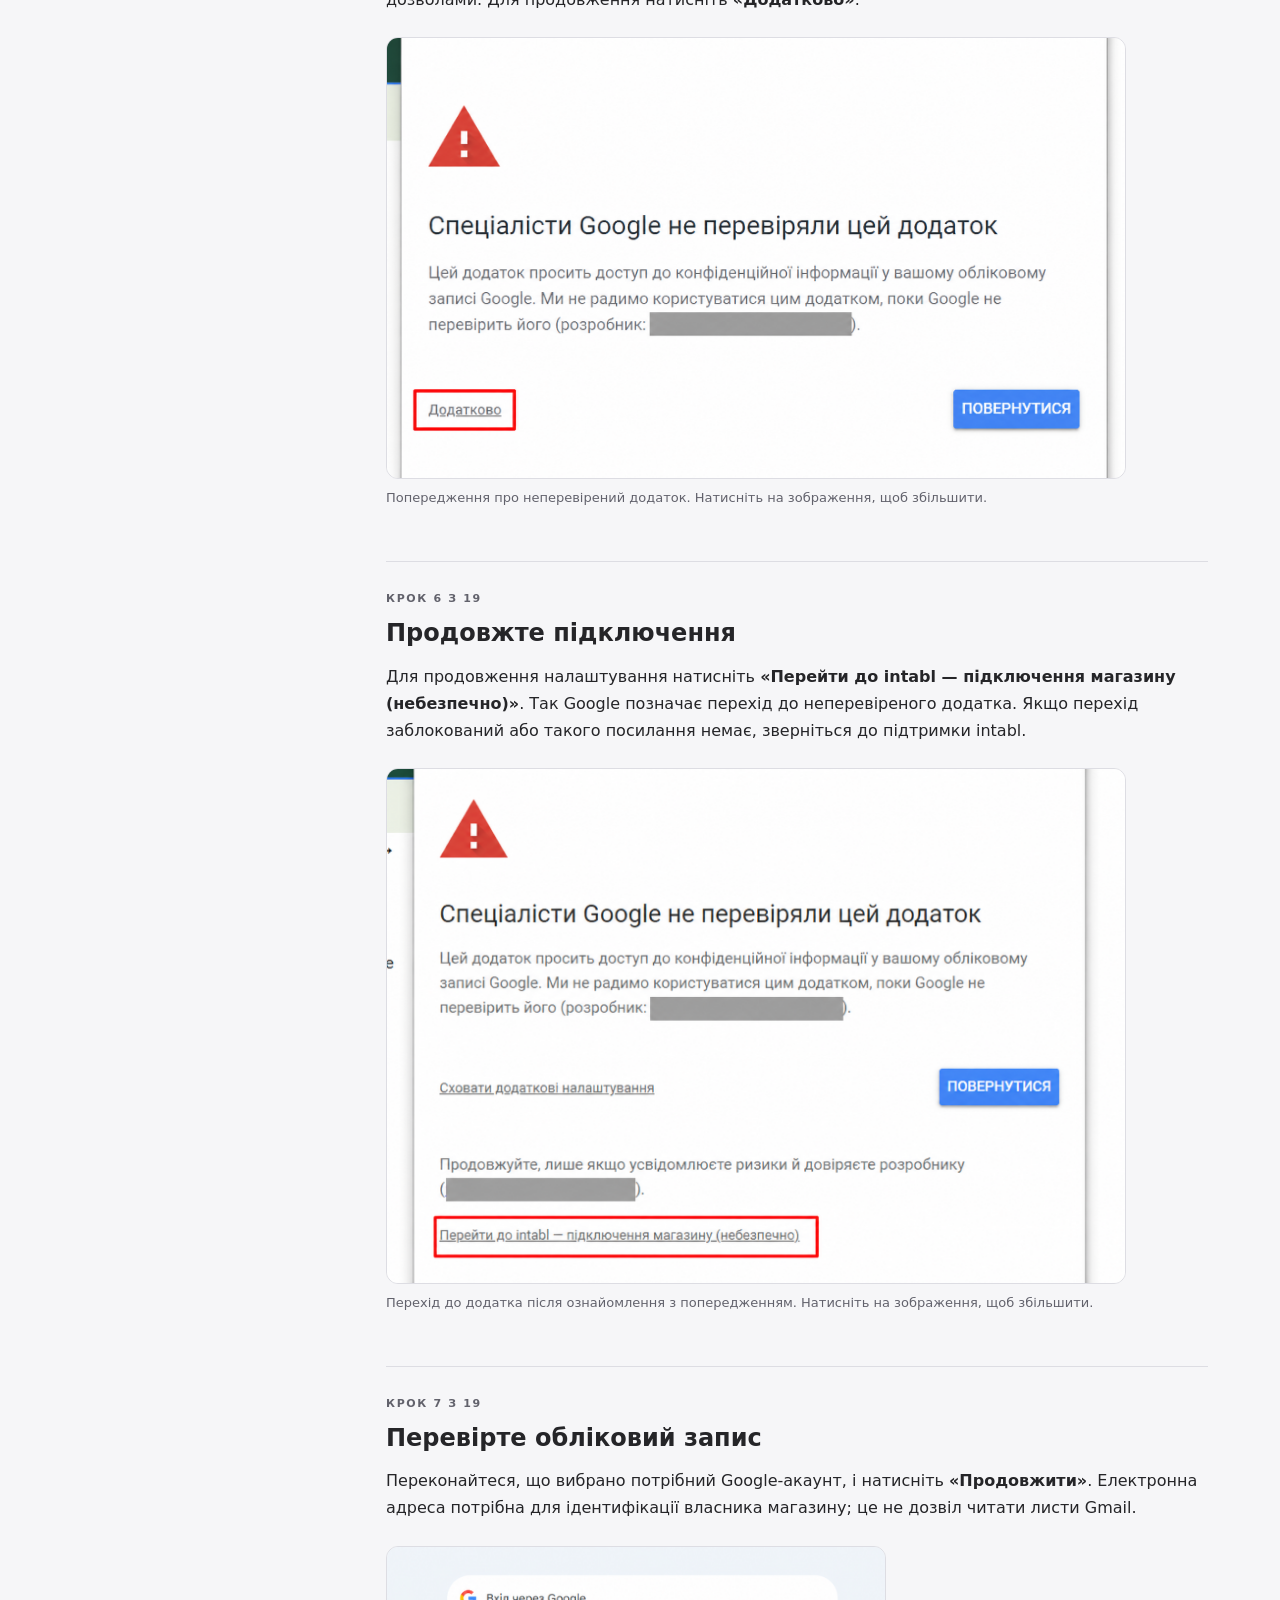
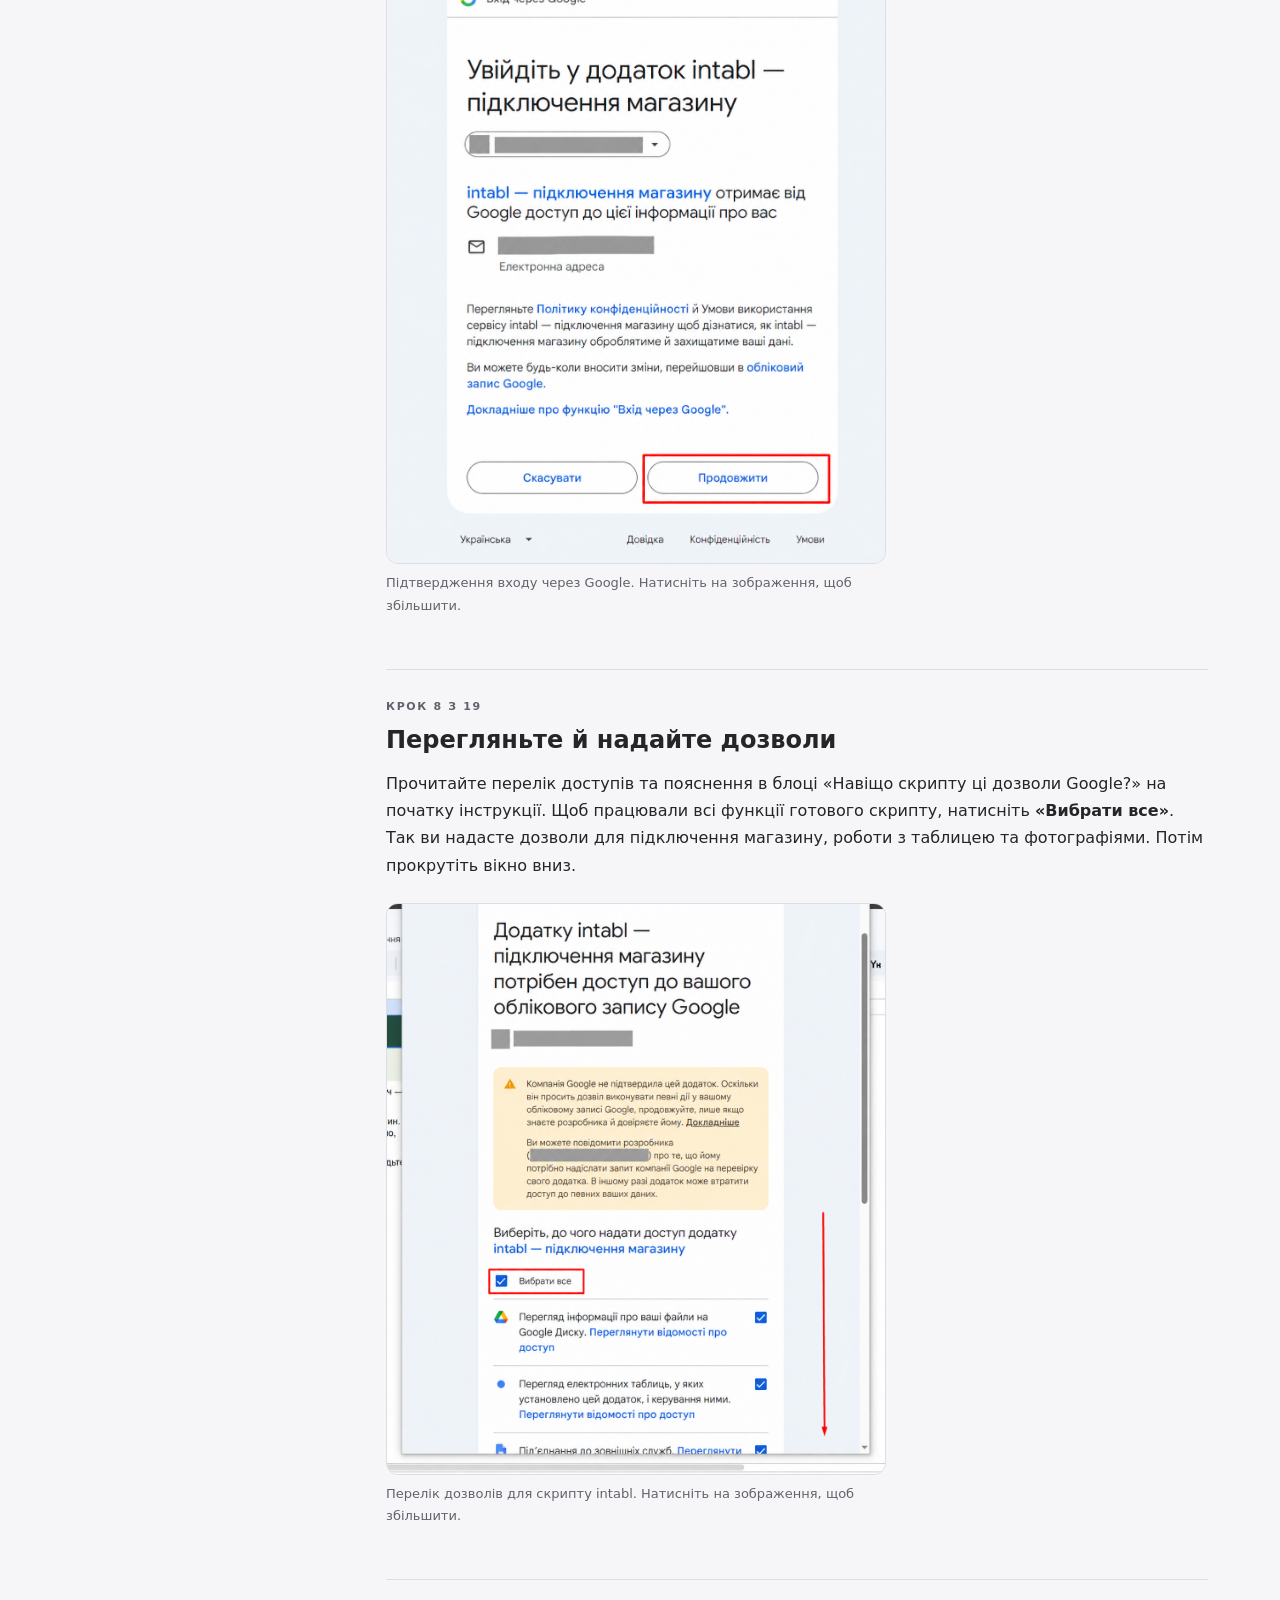
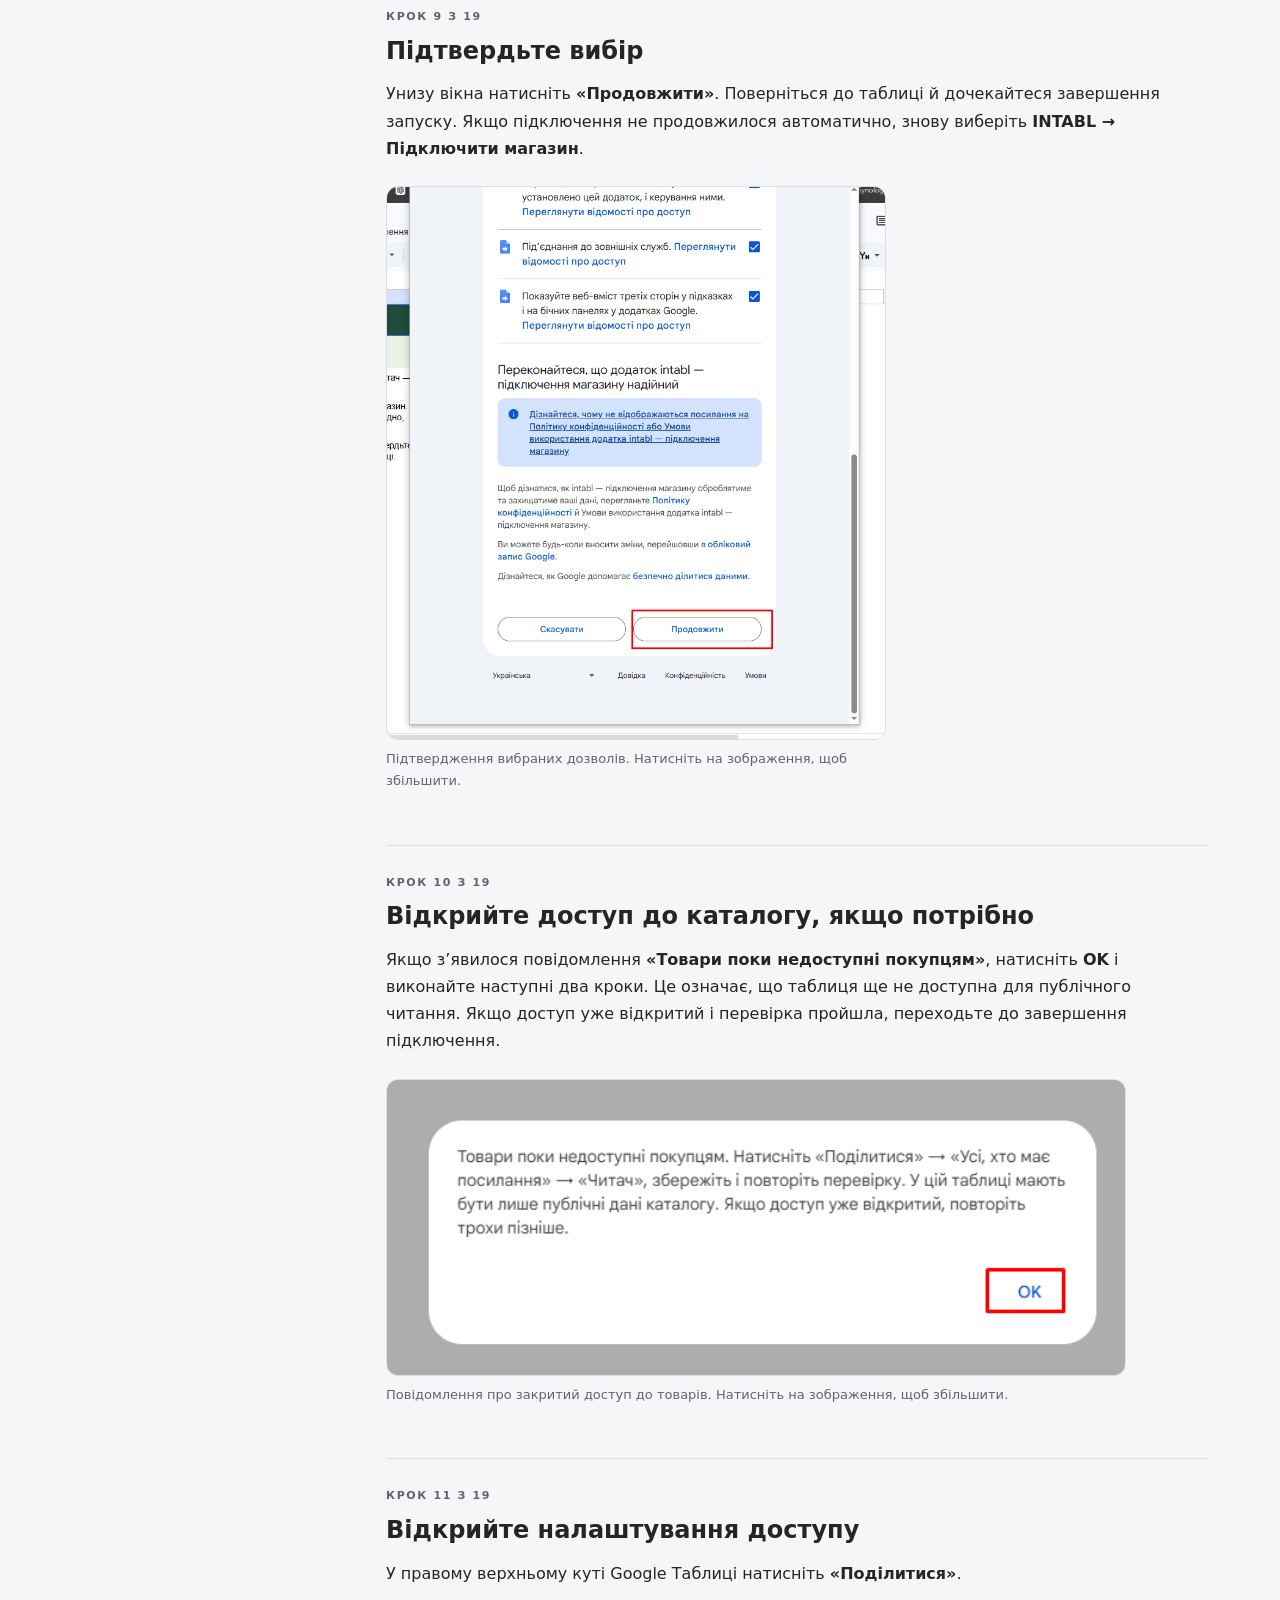
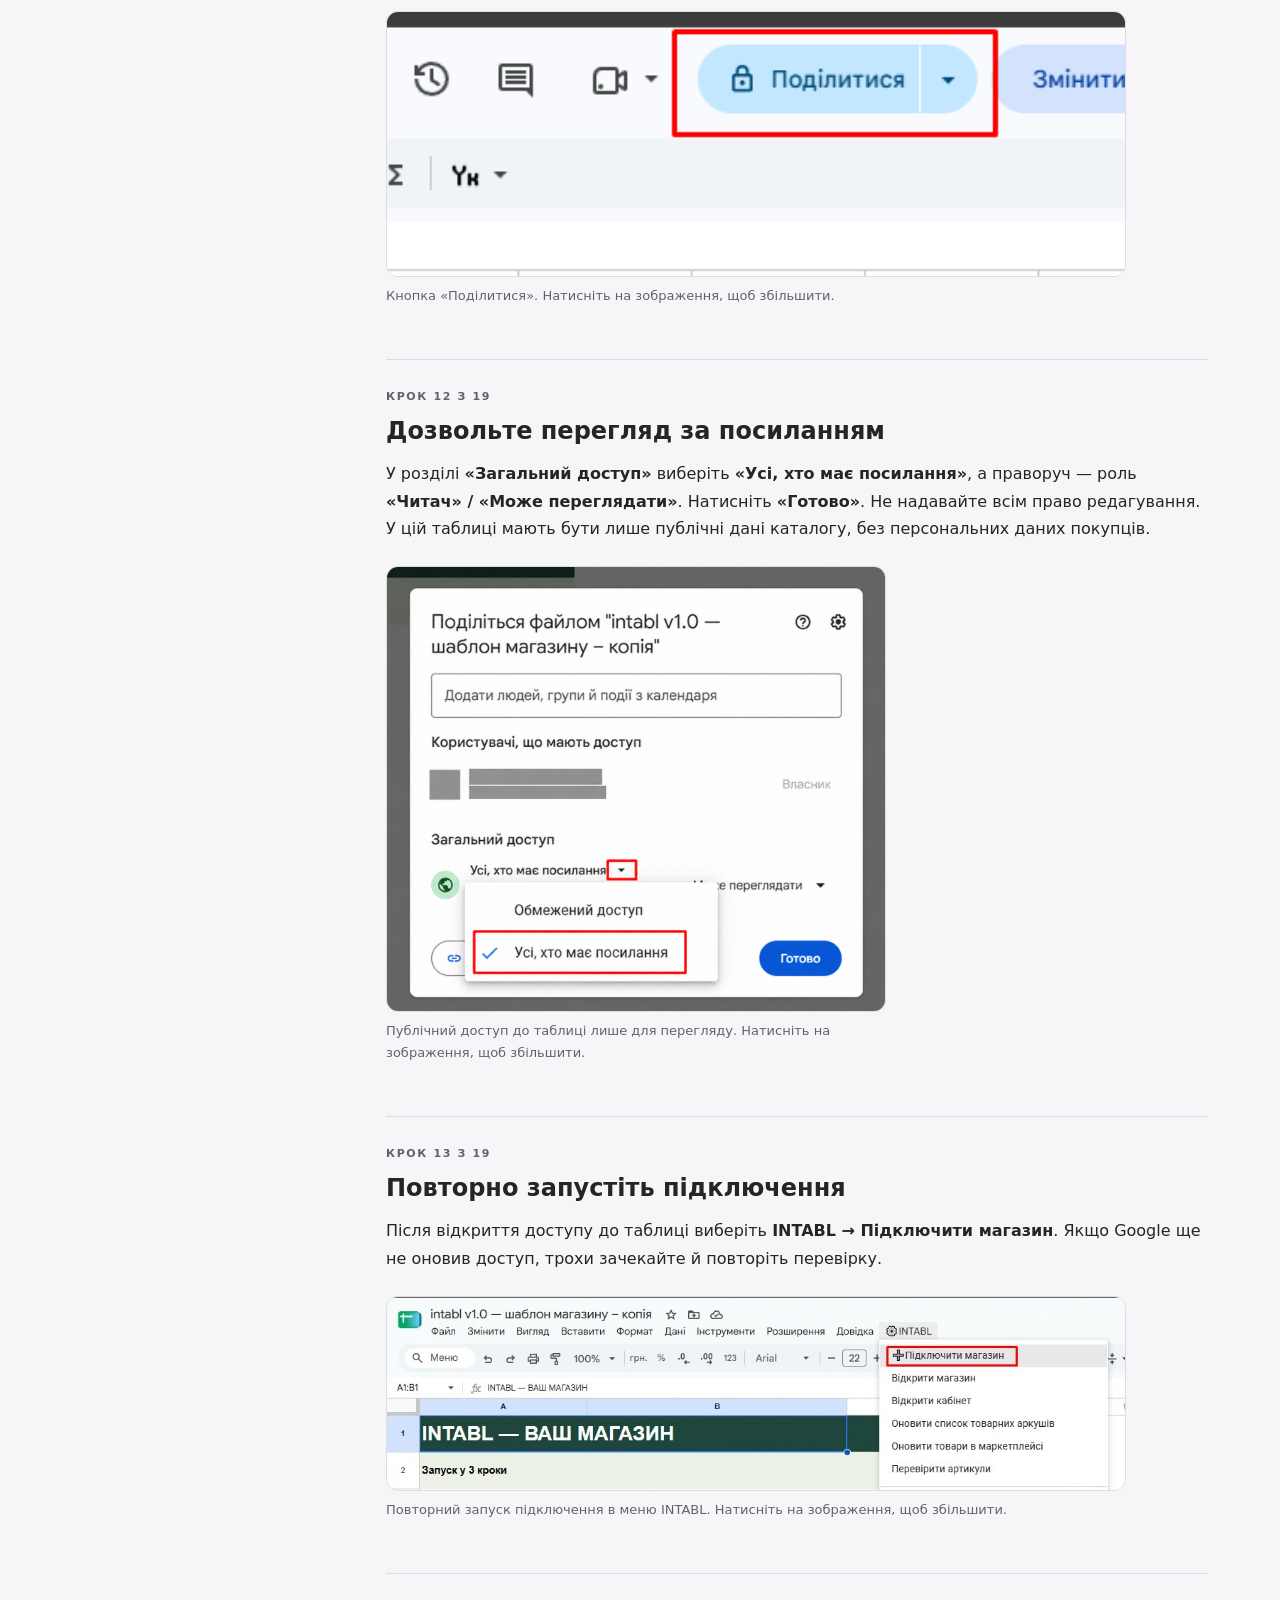
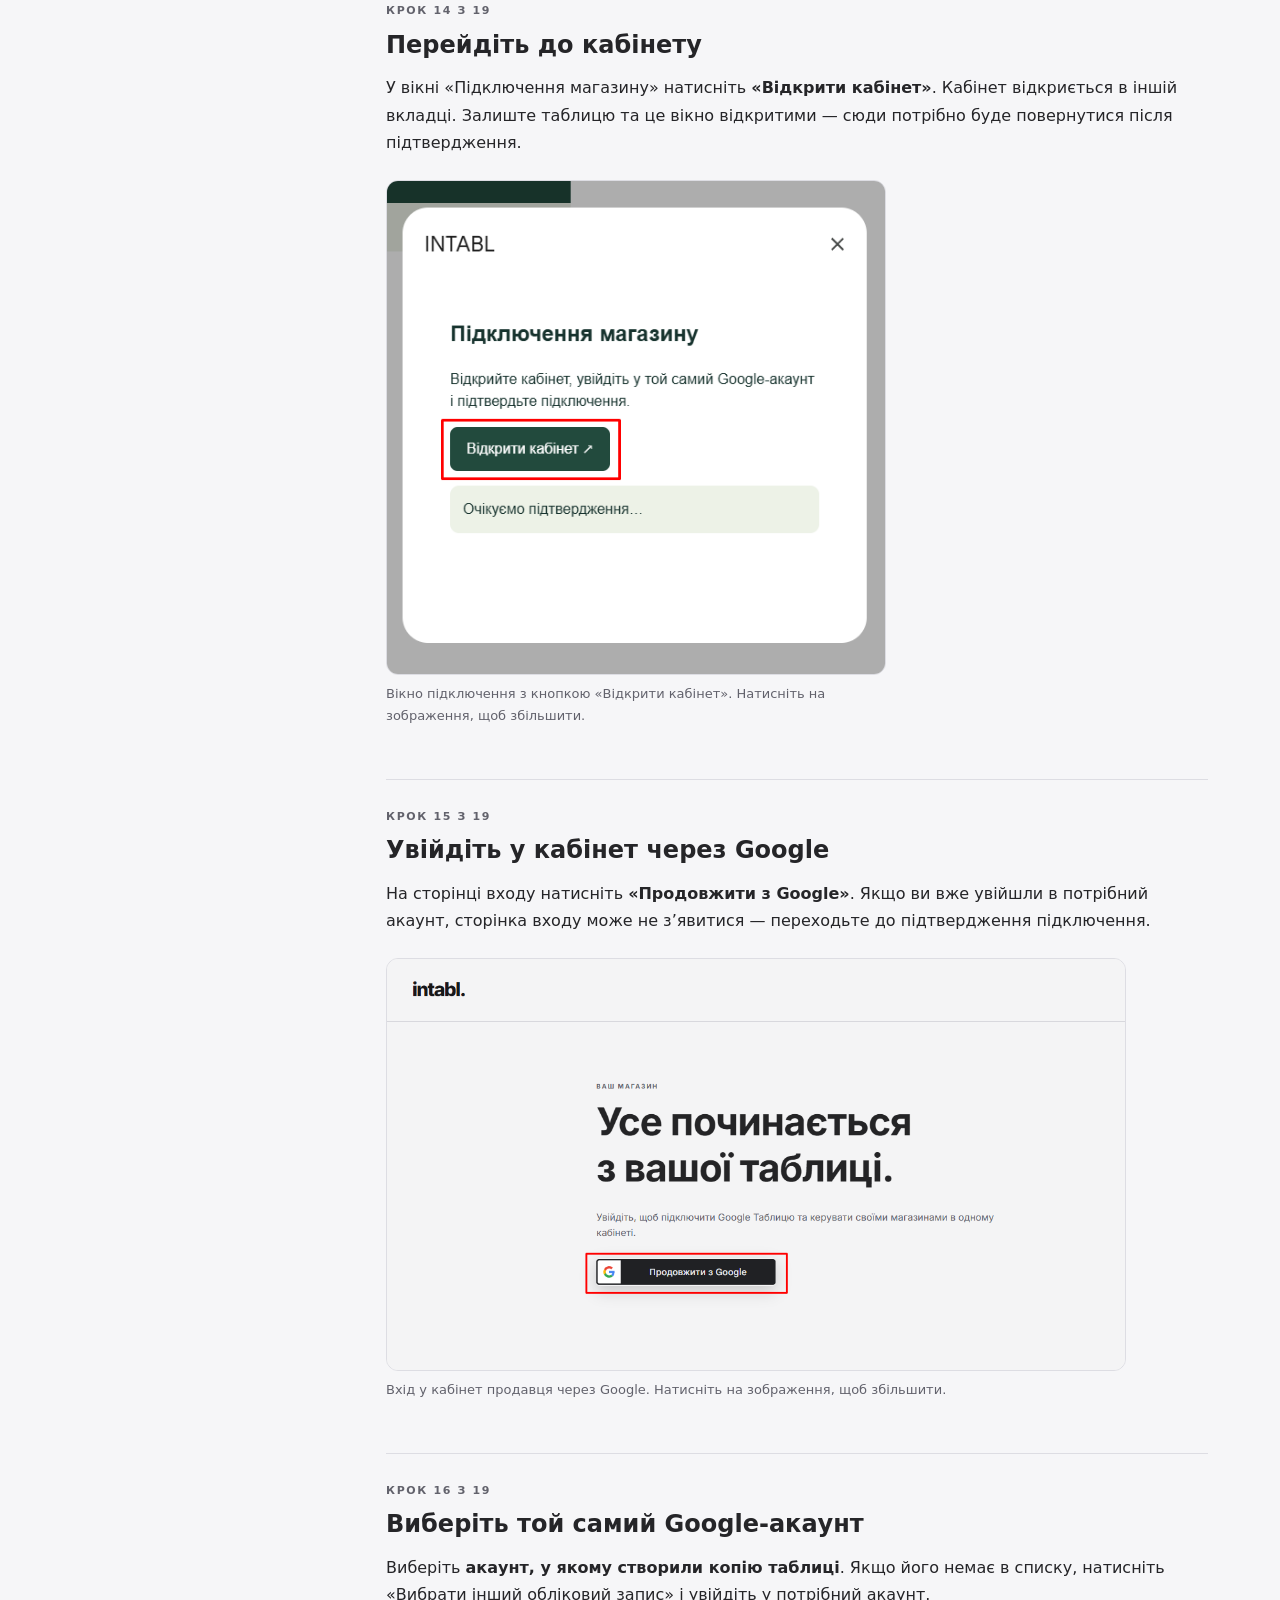
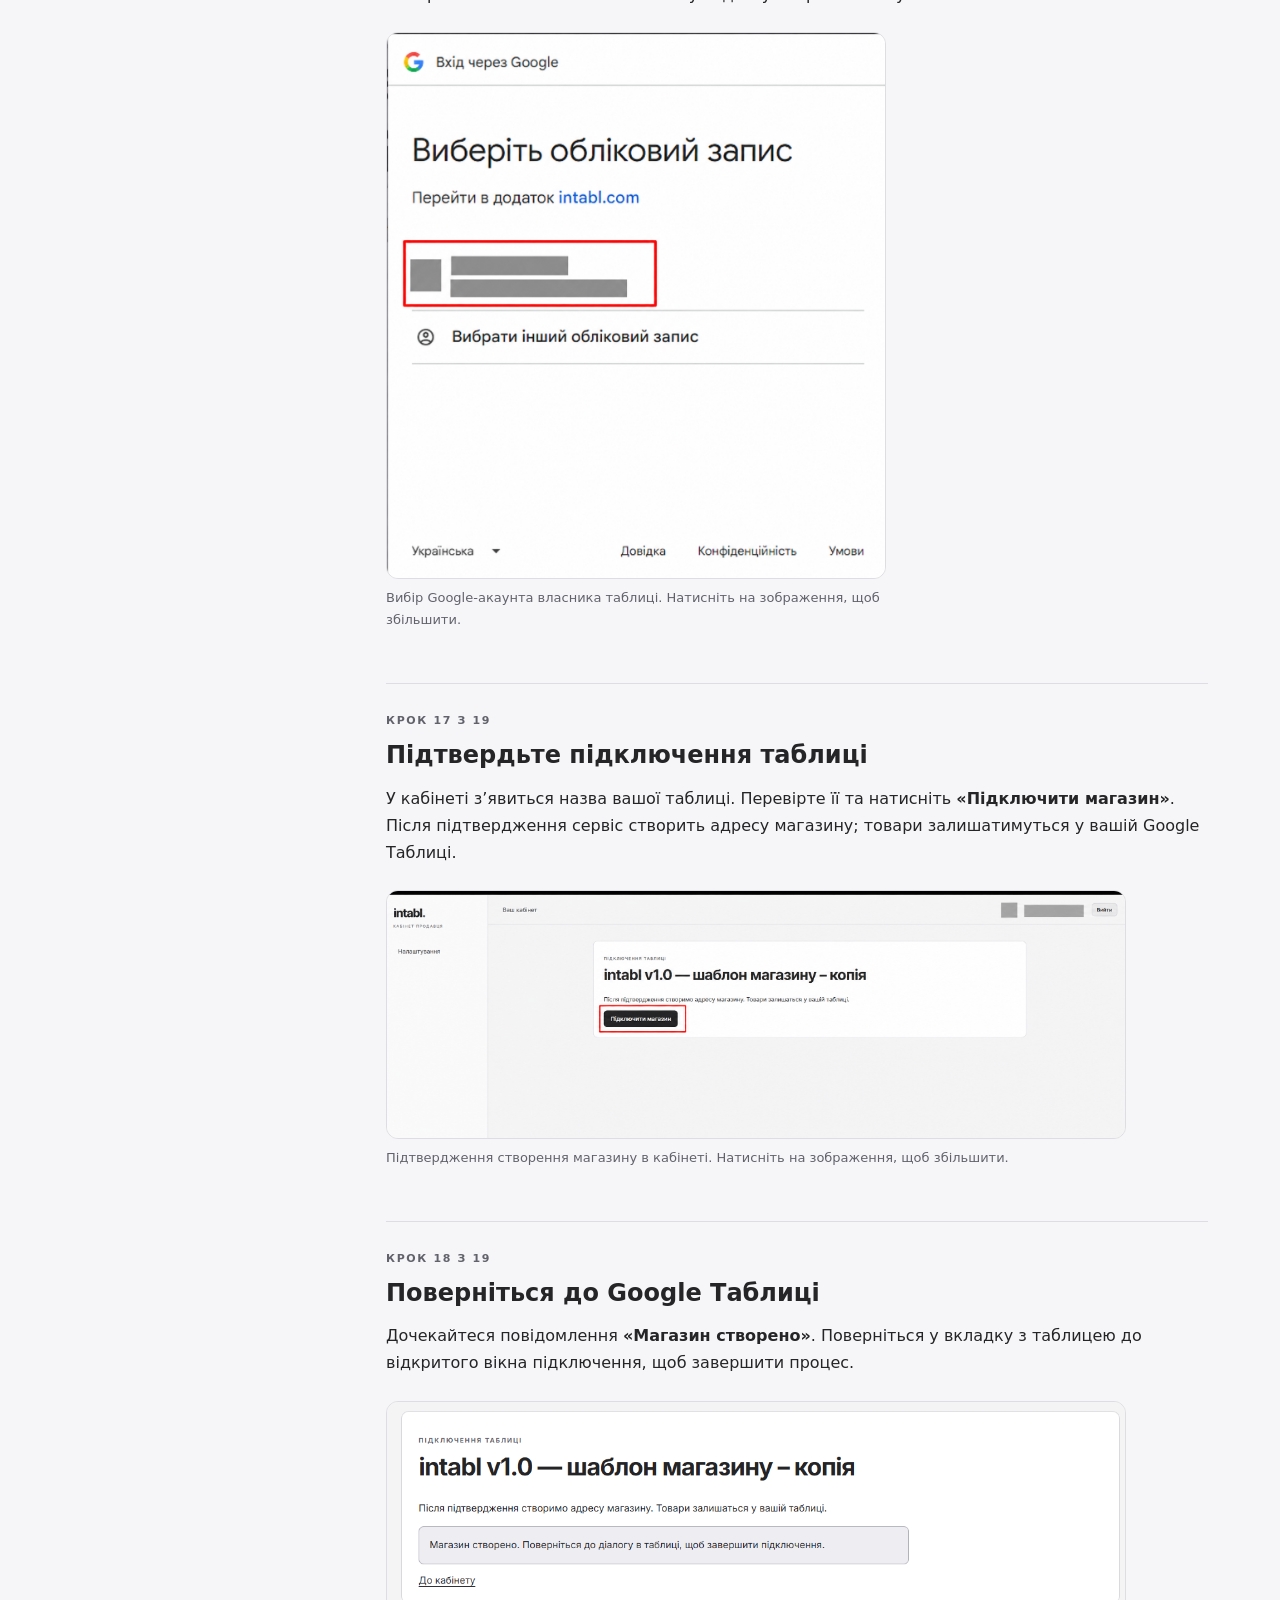
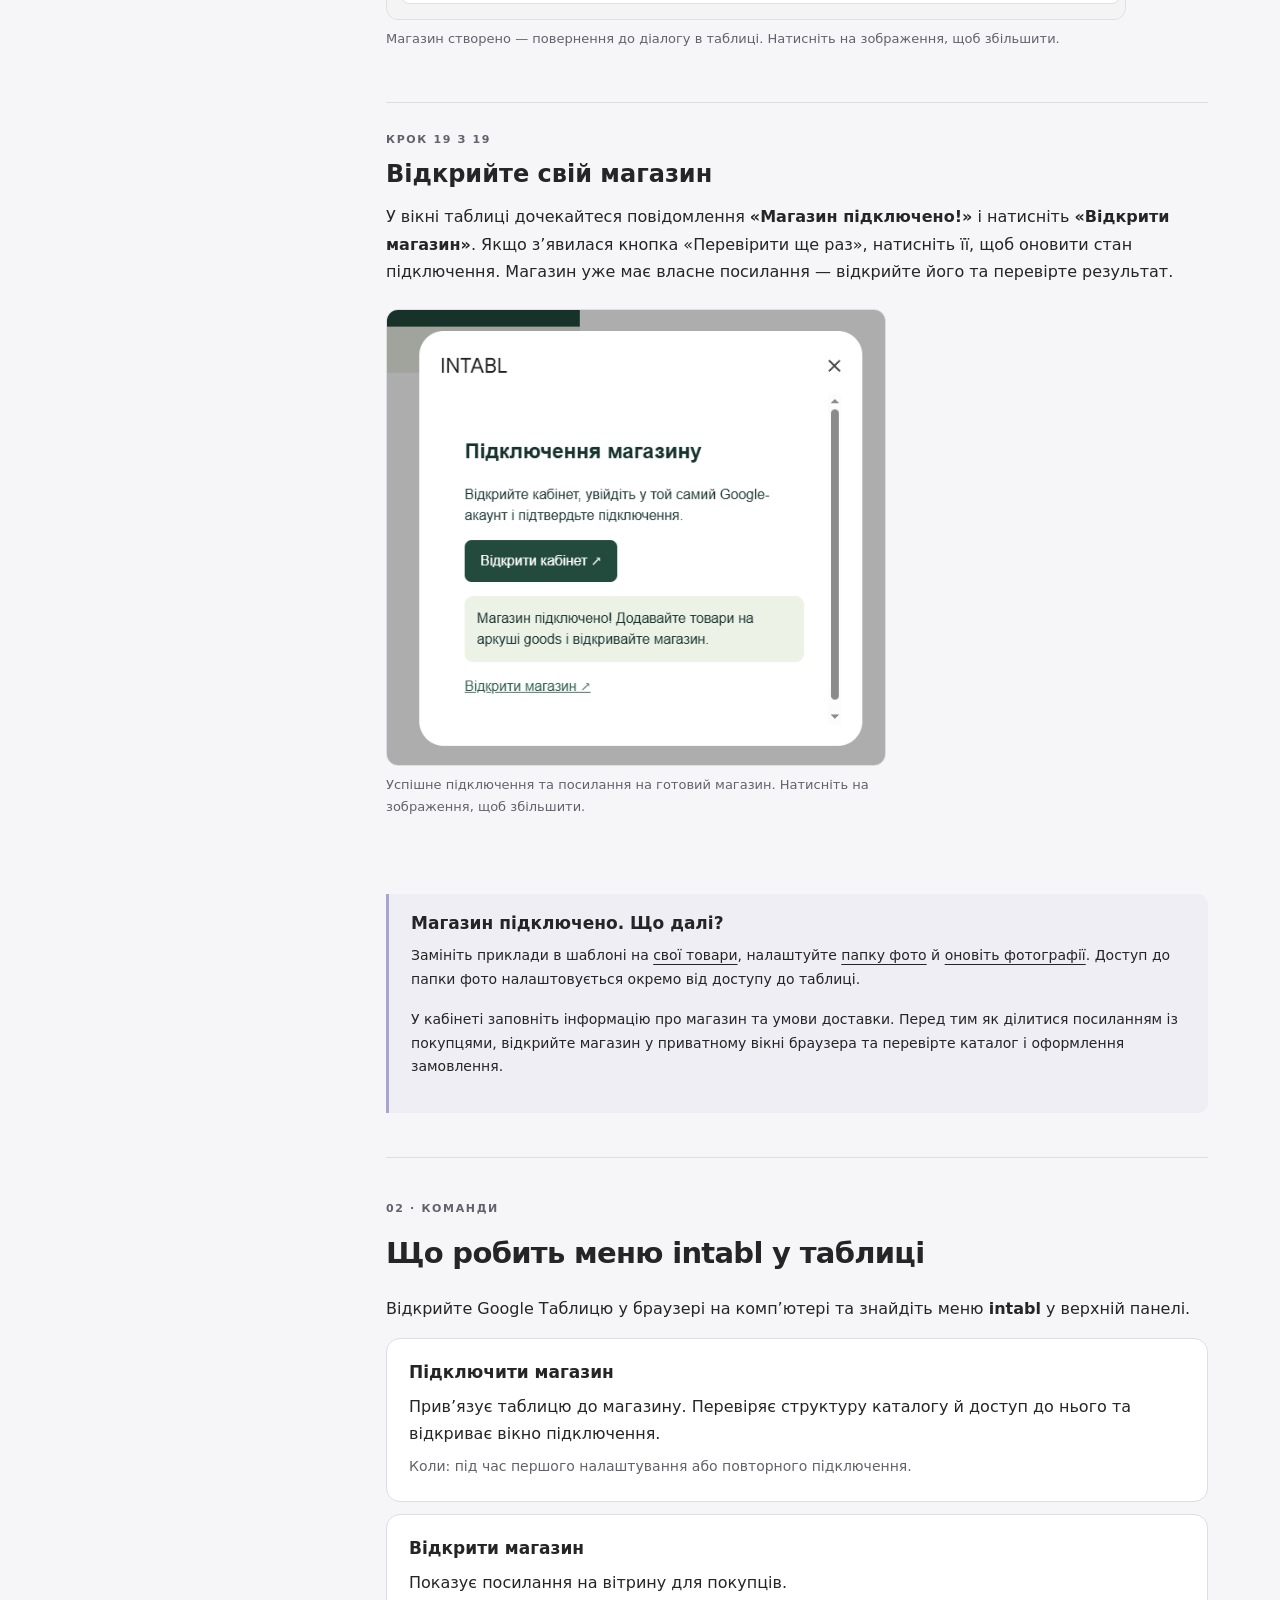
<file: guide.html>
<!doctype html>
<html lang="uk">
<head>
<meta charset="utf-8"><meta name="viewport" content="width=device-width,initial-scale=1">
<title>Посібник продавця — як користуватися intabl</title>
<meta name="description" content="Як користуватися intabl: підключення безкоштовного магазину, меню й колонки Google Таблиці, додавання фотографій товарів і категорій та доступ до папки Google Диска.">
<link rel="canonical" href="https://intabl.com/guide.html"><meta name="robots" content="index, follow">
<link rel="icon" href="/favicon.ico?v=1" sizes="32x32"><link rel="icon" href="/favicon.svg?v=1" type="image/svg+xml" sizes="any"><link rel="apple-touch-icon" href="/apple-touch-icon.png?v=1">
<link rel="stylesheet" href="/assets/css/guide.css?v=contact-2">
<link rel="stylesheet" href="/assets/css/analytics.css?v=1"><script src="/assets/js/analytics.js?v=2" defer></script>
<link rel="alternate" hreflang="uk" href="https://intabl.com/guide.html"><link rel="alternate" hreflang="en" href="https://intabl.com/en/guide.html"><link rel="alternate" hreflang="x-default" href="https://intabl.com/guide.html"><link rel="stylesheet" href="/assets/css/site-language.css?v=2"><script src="/assets/js/site-language.js?v=2" defer></script></head>
<body>
<a class="skip" href="#content">До посібника</a>
<header><a class="brand" href="/" aria-label="intabl — головна">intabl<span>.</span></a><nav aria-label="Головне меню"><a href="/">Головна</a><a href="https://admin.intabl.com/">Увійти в кабінет ↗</a><details class="language-switch"><summary aria-label="Вибрати мову" title="Вибрати мову"><svg class="language-flag" viewBox="0 0 24 16" aria-hidden="true"><path fill="#0057b7" d="M0 0h24v8H0z"/><path fill="#ffd700" d="M0 8h24v8H0z"/></svg><span>UK</span><svg class="language-chevron" viewBox="0 0 12 12" aria-hidden="true"><path d="m3 4.5 3 3 3-3" fill="none" stroke="currentColor" stroke-width="1.5"/></svg></summary><div class="language-menu"><a href="/guide.html" lang="uk" hreflang="uk" data-site-language="uk" aria-current="page"><svg class="language-flag" viewBox="0 0 24 16" aria-hidden="true"><path fill="#0057b7" d="M0 0h24v8H0z"/><path fill="#ffd700" d="M0 8h24v8H0z"/></svg><span>Українська</span><span class="language-check" aria-hidden="true">✓</span></a><a href="/en/guide.html" lang="en" hreflang="en" data-site-language="en"><svg class="language-flag" viewBox="0 0 24 16" aria-hidden="true"><path fill="#012169" d="M0 0h24v16H0z"/><path stroke="#fff" stroke-width="4" d="m0 0 24 16M24 0 0 16"/><path stroke="#c8102e" stroke-width="1.5" d="m0 0 24 16M24 0 0 16"/><path stroke="#fff" stroke-width="6" d="M12 0v16M0 8h24"/><path stroke="#c8102e" stroke-width="3" d="M12 0v16M0 8h24"/></svg><span>English</span></a></div></details></nav></header>
<div class="layout">
<aside><nav aria-label="Зміст посібника"><p class="eyebrow">У цьому посібнику</p><a href="#video">Відеоінструкція</a><a href="#start">01 · Підключення магазину</a><a href="#menu">02 · Меню в таблиці</a><a href="#columns">03 · Колонки таблиці</a><a href="#photo-rules">04 · Правила для фото</a><a href="#folder-access">05 · Доступ до папки</a><a href="#add-photos">06 · Додавання фото</a><a href="#script-update">Оновлення коду</a><a href="#help">07 · Якщо щось не працює</a></nav></aside>
<main id="content">
<div class="intro"><p class="eyebrow">Допомога продавцю</p><h1>Ваш магазин.<br>Крок за кроком.</h1><p class="lead">Короткий посібник із роботи з intabl: перше налаштування зі скріншотами, меню й колонки Google Таблиці та фотографії товарів.</p><p class="note">Створення та використання магазину безкоштовні. Перше підключення й налаштування виконуйте на комп’ютері або ноутбуці. Після цього редагувати товари та працювати з кабінетом можна і з телефона. Команди меню intabl запускайте у браузері на ПК.</p></div>
<section id="video" aria-labelledby="video-title"><p class="eyebrow">Дивіться та повторюйте</p><h2 id="video-title">Від таблиці до готового магазину</h2><p>Покрокова відеоінструкція: копіювання шаблону, підключення магазину, додавання товарів і фотографій та знайомство з кабінетом продавця.</p><div class="guide-video"><iframe src="https://www.youtube-nocookie.com/embed/haCGzASaze0" title="Як створити інтернет-магазин безкоштовно з Google Таблиці — intabl" width="960" height="540" loading="lazy" referrerpolicy="strict-origin-when-cross-origin" allow="accelerometer; autoplay; clipboard-write; encrypted-media; gyroscope; picture-in-picture; web-share" allowfullscreen></iframe></div><p class="video-links"><a href="https://www.youtube.com/watch?v=haCGzASaze0" target="_blank" rel="noopener noreferrer">Дивитися на YouTube ↗</a><a href="#start">Перейти до текстової інструкції ↓</a></p></section>
<section id="start"><p class="eyebrow">01 · Перше налаштування</p><h2>Як підключити магазин</h2>
<p>Підготуйте Google-акаунт і відкрийте шаблон на комп’ютері або ноутбуці. Ось короткий порядок підключення:</p>
<ol class="setup-overview">
<li><a href="#setup-step-1">Скопіюйте шаблон</a> у свій Google-акаунт.</li>
<li><a href="#setup-step-2">Відкрийте INTABL → Підключити магазин</a> у меню таблиці.</li>
<li><a href="#setup-step-4">Пройдіть авторизацію Google</a> та надайте дозволи для роботи скрипту.</li>
<li><a href="#setup-step-10">Відкрийте доступ до каталогу</a>: «Усі, хто має посилання» з правом перегляду.</li>
<li><a href="#finish-setup">Повторіть підключення та підтвердьте його в кабінеті</a>, увійшовши в той самий Google-акаунт. Відкрийте магазин і перевірте результат.</li>
</ol>
<p>Після підключення додайте <a href="#columns">свої товари</a> та <a href="#add-photos">фотографії</a>. Нижче — детальний показ кожного кроку.</p>
<h3 id="first-setup">Детальна інструкція зі скріншотами</h3><div class="note"><strong>Налаштовуєте один раз — далі працюєте з магазином.</strong><p>Google запитує дозволи, щоб готовий скрипт міг виконувати за вас технічні дії: підготувати таблицю, підключити її до intabl та підставляти посилання на фото. Вам не потрібно писати код. Авторизацію зазвичай проходять під час першого запуску; Google може запитати її знову після зміни дозволів, відкликання доступу або для іншого акаунта чи копії.</p><p>Якщо не хочете використовувати особистий акаунт, <strong>створіть окремий Google-акаунт для магазину</strong> й одразу скопіюйте шаблон та завантажте фото в нього. Це допоможе відокремити роботу магазину від особистих файлів.</p></div><details class="permissions"><summary>Навіщо скрипту ці дозволи Google?</summary><ul><li><strong>Акаунт і електронна адреса</strong> — визначити власника й підключити магазин. Доступ до листів Gmail не запитується.</li><li><strong>Інформація про файли Google Диска</strong> — знаходити фото й перевіряти доступ. Це читання метаданих файлів (наприклад, назв та ідентифікаторів); сам дозвіл не обмежується лише папкою магазину.</li><li><strong>Поточна Google Таблиця</strong> — читати й змінювати каталог, службові налаштування та посилання на фотографії у таблиці, до якої додано скрипт.</li><li><strong>Зовнішні служби</strong> — надсилати запити до intabl та служб Google для підключення і синхронізації.</li><li><strong>Вікна та бічні панелі Google</strong> — показувати підказки й вікно підключення в таблиці.</li></ul><p>Запит дозволів — стандартна процедура Apps Script. Повідомлення про неперевірений додаток означає, що Google ще не перевірив його. Перелік дозволів і їх призначення наведено вище. Доступ можна відкликати в налаштуваннях Google-акаунта; відповідні функції скрипту після цього припинять працювати.</p><p>Докладніше: <a href="https://developers.google.com/apps-script/guides/services/authorization" target="_blank" rel="noopener noreferrer">авторизація Apps Script</a> та <a href="https://developers.google.com/apps-script/guides/client-verification" target="_blank" rel="noopener noreferrer">перевірка додатків Google</a>.</p></details><p class="when">Вигляд і порядок вікон Google можуть відрізнятися. Імена, електронні адреси й аватари на ілюстраціях приховані.</p><article class="setup-step" id="setup-step-1"><p class="eyebrow">Крок 1 з 19</p><h3>Скопіюйте шаблон</h3><p>На <a href="/">головній сторінці intabl</a> натисніть «Скопіювати таблицю та створити магазин», а у вікні Google — <strong>«Зробити копію»</strong>. Копія зберігатиметься у вашому Google-акаунті. Разом із таблицею копіюється готовий Apps Script — він додає меню intabl та автоматизує підключення.</p><figure><a href="/assets/images/guide/01-copy.webp" target="_blank" rel="noopener" aria-label="Збільшити: Копіювання шаблону разом зі скриптом"><img src="/assets/images/guide/01-copy.webp" width="743" height="376" loading="lazy" decoding="async" alt="Копіювання шаблону разом зі скриптом"></a><figcaption>Копіювання шаблону разом зі скриптом. Натисніть на зображення, щоб збільшити.</figcaption></figure></article>
<article class="setup-step" id="setup-step-2"><p class="eyebrow">Крок 2 з 19</p><h3>Знайдіть меню INTABL</h3><p>Відкрийте копію таблиці на комп’ютері. Дочекайтеся появи меню <strong>INTABL</strong> у верхній панелі. Якщо його ще немає, зачекайте та оновіть сторінку.</p><figure><a href="/assets/images/guide/02-menu.webp" target="_blank" rel="noopener" aria-label="Збільшити: Меню INTABL у Google Таблиці"><img src="/assets/images/guide/02-menu.webp" width="898" height="284" loading="lazy" decoding="async" alt="Меню INTABL у Google Таблиці"></a><figcaption>Меню INTABL у Google Таблиці. Натисніть на зображення, щоб збільшити.</figcaption></figure></article>
<article class="setup-step" id="setup-step-3"><p class="eyebrow">Крок 3 з 19</p><h3>Запустіть підключення</h3><p>У меню <strong>INTABL</strong> виберіть <strong>«Підключити магазин»</strong>.</p><figure><a href="/assets/images/guide/03-connect.webp" target="_blank" rel="noopener" aria-label="Збільшити: Команда «Підключити магазин»"><img src="/assets/images/guide/03-connect.webp" width="1039" height="272" loading="lazy" decoding="async" alt="Команда «Підключити магазин»"></a><figcaption>Команда «Підключити магазин». Натисніть на зображення, щоб збільшити.</figcaption></figure></article>
<article class="setup-step" id="setup-step-4"><p class="eyebrow">Крок 4 з 19</p><h3>Почніть авторизацію</h3><p>При першому запуску з’явиться повідомлення <strong>«Потрібна авторизація»</strong>. Натисніть <strong>OK</strong>. Якщо Google запропонує вибрати акаунт, виберіть той, у якому створили копію таблиці.</p><figure><a href="/assets/images/guide/04-authorize.webp" target="_blank" rel="noopener" aria-label="Збільшити: Запит дозволу на запуск скрипту"><img src="/assets/images/guide/04-authorize.webp" width="646" height="251" loading="lazy" decoding="async" alt="Запит дозволу на запуск скрипту"></a><figcaption>Запит дозволу на запуск скрипту. Натисніть на зображення, щоб збільшити.</figcaption></figure></article>
<article class="setup-step" id="setup-step-5"><p class="eyebrow">Крок 5 з 19</p><h3>Прочитайте попередження Google</h3><p>Якщо бачите <strong>«Спеціалісти Google не перевіряли цей додаток»</strong>, це означає, що додаток не пройшов перевірку Google. Це стандартний екран Google для неперевірених додатків із такими дозволами. Для продовження натисніть <strong>«Додатково»</strong>.</p><figure><a href="/assets/images/guide/05-warning.webp" target="_blank" rel="noopener" aria-label="Збільшити: Попередження про неперевірений додаток"><img src="/assets/images/guide/05-warning.webp" width="1623" height="969" loading="lazy" decoding="async" alt="Попередження про неперевірений додаток"></a><figcaption>Попередження про неперевірений додаток. Натисніть на зображення, щоб збільшити.</figcaption></figure></article>
<article class="setup-step" id="setup-step-6"><p class="eyebrow">Крок 6 з 19</p><h3>Продовжте підключення</h3><p>Для продовження налаштування натисніть <strong>«Перейти до intabl — підключення магазину (небезпечно)»</strong>. Так Google позначає перехід до неперевіреного додатка. Якщо перехід заблокований або такого посилання немає, зверніться до підтримки intabl.</p><figure><a href="/assets/images/guide/06-proceed.webp" target="_blank" rel="noopener" aria-label="Збільшити: Перехід до додатка після ознайомлення з попередженням"><img src="/assets/images/guide/06-proceed.webp" width="1503" height="1046" loading="lazy" decoding="async" alt="Перехід до додатка після ознайомлення з попередженням"></a><figcaption>Перехід до додатка після ознайомлення з попередженням. Натисніть на зображення, щоб збільшити.</figcaption></figure></article>
<article class="setup-step" id="setup-step-7"><p class="eyebrow">Крок 7 з 19</p><h3>Перевірте обліковий запис</h3><p>Переконайтеся, що вибрано потрібний Google-акаунт, і натисніть <strong>«Продовжити»</strong>. Електронна адреса потрібна для ідентифікації власника магазину; це не дозвіл читати листи Gmail.</p><figure class="portrait"><a href="/assets/images/guide/07-account.webp" target="_blank" rel="noopener" aria-label="Збільшити: Підтвердження входу через Google"><img src="/assets/images/guide/07-account.webp" width="1127" height="1396" loading="lazy" decoding="async" alt="Підтвердження входу через Google"></a><figcaption>Підтвердження входу через Google. Натисніть на зображення, щоб збільшити.</figcaption></figure></article>
<article class="setup-step" id="setup-step-8"><p class="eyebrow">Крок 8 з 19</p><h3>Перегляньте й надайте дозволи</h3><p>Прочитайте перелік доступів та пояснення в блоці «Навіщо скрипту ці дозволи Google?» на початку інструкції. Щоб працювали всі функції готового скрипту, натисніть <strong>«Вибрати все»</strong>. Так ви надасте дозволи для підключення магазину, роботи з таблицею та фотографіями. Потім прокрутіть вікно вниз.</p><figure class="portrait"><a href="/assets/images/guide/08-permissions.webp" target="_blank" rel="noopener" aria-label="Збільшити: Перелік дозволів для скрипту intabl"><img src="/assets/images/guide/08-permissions.webp" width="1172" height="1342" loading="lazy" decoding="async" alt="Перелік дозволів для скрипту intabl"></a><figcaption>Перелік дозволів для скрипту intabl. Натисніть на зображення, щоб збільшити.</figcaption></figure></article>
<article class="setup-step" id="setup-step-9"><p class="eyebrow">Крок 9 з 19</p><h3>Підтвердьте вибір</h3><p>Унизу вікна натисніть <strong>«Продовжити»</strong>. Поверніться до таблиці й дочекайтеся завершення запуску. Якщо підключення не продовжилося автоматично, знову виберіть <strong>INTABL → Підключити магазин</strong>.</p><figure class="portrait"><a href="/assets/images/guide/09-confirm.webp" target="_blank" rel="noopener" aria-label="Збільшити: Підтвердження вибраних дозволів"><img src="/assets/images/guide/09-confirm.webp" width="815" height="904" loading="lazy" decoding="async" alt="Підтвердження вибраних дозволів"></a><figcaption>Підтвердження вибраних дозволів. Натисніть на зображення, щоб збільшити.</figcaption></figure></article>
<article class="setup-step" id="setup-step-10"><p class="eyebrow">Крок 10 з 19</p><h3>Відкрийте доступ до каталогу, якщо потрібно</h3><p>Якщо з’явилося повідомлення <strong>«Товари поки недоступні покупцям»</strong>, натисніть <strong>OK</strong> і виконайте наступні два кроки. Це означає, що таблиця ще не доступна для публічного читання. Якщо доступ уже відкритий і перевірка пройшла, переходьте до завершення підключення.</p><figure><a href="/assets/images/guide/10-catalog-access.webp" target="_blank" rel="noopener" aria-label="Збільшити: Повідомлення про закритий доступ до товарів"><img src="/assets/images/guide/10-catalog-access.webp" width="619" height="248" loading="lazy" decoding="async" alt="Повідомлення про закритий доступ до товарів"></a><figcaption>Повідомлення про закритий доступ до товарів. Натисніть на зображення, щоб збільшити.</figcaption></figure></article>
<article class="setup-step" id="setup-step-11"><p class="eyebrow">Крок 11 з 19</p><h3>Відкрийте налаштування доступу</h3><p>У правому верхньому куті Google Таблиці натисніть <strong>«Поділитися»</strong>.</p><figure><a href="/assets/images/guide/11-share.webp" target="_blank" rel="noopener" aria-label="Збільшити: Кнопка «Поділитися»"><img src="/assets/images/guide/11-share.webp" width="430" height="154" loading="lazy" decoding="async" alt="Кнопка «Поділитися»"></a><figcaption>Кнопка «Поділитися». Натисніть на зображення, щоб збільшити.</figcaption></figure></article>
<article class="setup-step" id="setup-step-12"><p class="eyebrow">Крок 12 з 19</p><h3>Дозвольте перегляд за посиланням</h3><p>У розділі <strong>«Загальний доступ»</strong> виберіть <strong>«Усі, хто має посилання»</strong>, а праворуч — роль <strong>«Читач» / «Може переглядати»</strong>. Натисніть <strong>«Готово»</strong>. Не надавайте всім право редагування. У цій таблиці мають бути лише публічні дані каталогу, без персональних даних покупців.</p><figure class="portrait"><a href="/assets/images/guide/12-public-access.webp" target="_blank" rel="noopener" aria-label="Збільшити: Публічний доступ до таблиці лише для перегляду"><img src="/assets/images/guide/12-public-access.webp" width="1328" height="1184" loading="lazy" decoding="async" alt="Публічний доступ до таблиці лише для перегляду"></a><figcaption>Публічний доступ до таблиці лише для перегляду. Натисніть на зображення, щоб збільшити.</figcaption></figure></article><div id="finish-setup"></div>
<article class="setup-step" id="setup-step-13"><p class="eyebrow">Крок 13 з 19</p><h3>Повторно запустіть підключення</h3><p>Після відкриття доступу до таблиці виберіть <strong>INTABL → Підключити магазин</strong>. Якщо Google ще не оновив доступ, трохи зачекайте й повторіть перевірку.</p><figure><a href="/assets/images/guide/13-reconnect.webp" target="_blank" rel="noopener" aria-label="Збільшити: Повторний запуск підключення в меню INTABL"><img src="/assets/images/guide/13-reconnect.webp" width="1039" height="272" loading="lazy" decoding="async" alt="Повторний запуск підключення в меню INTABL"></a><figcaption>Повторний запуск підключення в меню INTABL. Натисніть на зображення, щоб збільшити.</figcaption></figure></article>
<article class="setup-step" id="setup-step-14"><p class="eyebrow">Крок 14 з 19</p><h3>Перейдіть до кабінету</h3><p>У вікні «Підключення магазину» натисніть <strong>«Відкрити кабінет»</strong>. Кабінет відкриється в іншій вкладці. Залиште таблицю та це вікно відкритими — сюди потрібно буде повернутися після підтвердження.</p><figure class="portrait"><a href="/assets/images/guide/14-open-admin.webp" target="_blank" rel="noopener" aria-label="Збільшити: Вікно підключення з кнопкою «Відкрити кабінет»"><img src="/assets/images/guide/14-open-admin.webp" width="545" height="539" loading="lazy" decoding="async" alt="Вікно підключення з кнопкою «Відкрити кабінет»"></a><figcaption>Вікно підключення з кнопкою «Відкрити кабінет». Натисніть на зображення, щоб збільшити.</figcaption></figure></article>
<article class="setup-step" id="setup-step-15"><p class="eyebrow">Крок 15 з 19</p><h3>Увійдіть у кабінет через Google</h3><p>На сторінці входу натисніть <strong>«Продовжити з Google»</strong>. Якщо ви вже увійшли в потрібний акаунт, сторінка входу може не з’явитися — переходьте до підтвердження підключення.</p><figure><a href="/assets/images/guide/15-sign-in.webp" target="_blank" rel="noopener" aria-label="Збільшити: Вхід у кабінет продавця через Google"><img src="/assets/images/guide/15-sign-in.webp" width="1153" height="641" loading="lazy" decoding="async" alt="Вхід у кабінет продавця через Google"></a><figcaption>Вхід у кабінет продавця через Google. Натисніть на зображення, щоб збільшити.</figcaption></figure></article>
<article class="setup-step" id="setup-step-16"><p class="eyebrow">Крок 16 з 19</p><h3>Виберіть той самий Google-акаунт</h3><p>Виберіть <strong>акаунт, у якому створили копію таблиці</strong>. Якщо його немає в списку, натисніть «Вибрати інший обліковий запис» і увійдіть у потрібний акаунт.</p><figure class="portrait"><a href="/assets/images/guide/16-choose-account.webp" target="_blank" rel="noopener" aria-label="Збільшити: Вибір Google-акаунта власника таблиці"><img src="/assets/images/guide/16-choose-account.webp" width="1199" height="1312" loading="lazy" decoding="async" alt="Вибір Google-акаунта власника таблиці"></a><figcaption>Вибір Google-акаунта власника таблиці. Натисніть на зображення, щоб збільшити.</figcaption></figure></article>
<article class="setup-step" id="setup-step-17"><p class="eyebrow">Крок 17 з 19</p><h3>Підтвердьте підключення таблиці</h3><p>У кабінеті з’явиться назва вашої таблиці. Перевірте її та натисніть <strong>«Підключити магазин»</strong>. Після підтвердження сервіс створить адресу магазину; товари залишатимуться у вашій Google Таблиці.</p><figure><a href="/assets/images/guide/17-confirm-shop.webp" target="_blank" rel="noopener" aria-label="Збільшити: Підтвердження створення магазину в кабінеті"><img src="/assets/images/guide/17-confirm-shop.webp" width="2170" height="725" loading="lazy" decoding="async" alt="Підтвердження створення магазину в кабінеті"></a><figcaption>Підтвердження створення магазину в кабінеті. Натисніть на зображення, щоб збільшити.</figcaption></figure></article>
<article class="setup-step" id="setup-step-18"><p class="eyebrow">Крок 18 з 19</p><h3>Поверніться до Google Таблиці</h3><p>Дочекайтеся повідомлення <strong>«Магазин створено»</strong>. Поверніться у вкладку з таблицею до відкритого вікна підключення, щоб завершити процес.</p><figure><a href="/assets/images/guide/18-shop-created.webp" target="_blank" rel="noopener" aria-label="Збільшити: Магазин створено — повернення до діалогу в таблиці"><img src="/assets/images/guide/18-shop-created.webp" width="1144" height="337" loading="lazy" decoding="async" alt="Магазин створено — повернення до діалогу в таблиці"></a><figcaption>Магазин створено — повернення до діалогу в таблиці. Натисніть на зображення, щоб збільшити.</figcaption></figure></article>
<article class="setup-step" id="setup-step-19"><p class="eyebrow">Крок 19 з 19</p><h3>Відкрийте свій магазин</h3><p>У вікні таблиці дочекайтеся повідомлення <strong>«Магазин підключено!»</strong> і натисніть <strong>«Відкрити магазин»</strong>. Якщо з’явилася кнопка «Перевірити ще раз», натисніть її, щоб оновити стан підключення. Магазин уже має власне посилання — відкрийте його та перевірте результат.</p><figure class="portrait"><a href="/assets/images/guide/19-open-shop.webp" target="_blank" rel="noopener" aria-label="Збільшити: Успішне підключення та посилання на готовий магазин"><img src="/assets/images/guide/19-open-shop.webp" width="571" height="522" loading="lazy" decoding="async" alt="Успішне підключення та посилання на готовий магазин"></a><figcaption>Успішне підключення та посилання на готовий магазин. Натисніть на зображення, щоб збільшити.</figcaption></figure></article>
<div class="note"><h3>Магазин підключено. Що далі?</h3><p>Замініть приклади в шаблоні на <a href="#columns">свої товари</a>, налаштуйте <a href="#folder-access">папку фото</a> й <a href="#add-photos">оновіть фотографії</a>. Доступ до папки фото налаштовується окремо від доступу до таблиці.</p><p>У кабінеті заповніть інформацію про магазин та умови доставки. Перед тим як ділитися посиланням із покупцями, відкрийте магазин у приватному вікні браузера та перевірте каталог і оформлення замовлення.</p></div></section>
<section id="menu"><p class="eyebrow">02 · Команди</p><h2>Що робить меню intabl у таблиці</h2><p>Відкрийте Google Таблицю у браузері на комп’ютері та знайдіть меню <strong>intabl</strong> у верхній панелі.</p>
<div class="commands">
<article><h3>Підключити магазин</h3><p>Прив’язує таблицю до магазину. Перевіряє структуру каталогу й доступ до нього та відкриває вікно підключення.</p><p class="when">Коли: під час першого налаштування або повторного підключення.</p></article>
<article><h3>Відкрити магазин</h3><p>Показує посилання на вітрину для покупців.</p><p class="when">Коли: хочете переглянути каталог і перевірити результат змін.</p></article>
<article><h3>Відкрити кабінет</h3><p>Відкриває кабінет продавця із замовленнями, налаштуваннями, доставкою, сторінками та сповіщеннями.</p><p class="when">Коли: потрібно керувати магазином або обробити замовлення.</p></article>
<article><h3>Оновити список товарних аркушів</h3><p>Оновлює службовий список аркушів <code>goods*</code>, з яких магазин читає товари.</p><p class="when">Коли: додали, перейменували або видалили товарний аркуш. Для звичайної зміни ціни ця команда не потрібна.</p></article>
<article><h3>Оновити товари для маркетплейсу та Google</h3><p>Оновлює товарні посилання в sitemap магазину для Google незалежно від участі в маркетплейсі. Для роботи без участі потрібен код таблиці версії 1.0.1 або новішої. Якщо хочете також показувати товари у спільному пошуку intabl, у кабінеті вкажіть розташування та увімкніть «Показувати товари в маркетплейсі». Індексацію визначає Google.</p><p class="when">Коли: змінили товари, ціни, фото чи категорії або видалили товари — оновіть каталог для Google та, за бажанням, маркетплейсу.</p></article>
<article><h3>Перевірити артикули</h3><p>Шукає повторення <code>id</code> між усіма аркушами <code>goods*</code> та <code>category</code>. Дублікати підсвічує червоним і вказує їхні рядки.</p><p class="when">Коли: додали або скопіювали товари чи категорії.</p></article>
<article><h3>Налаштувати папку фото</h3><p>Зберігає посилання на публічну папку Google Диска з фотографіями. Щоб підставити фото в таблицю, після цього запустіть оновлення фото.</p><p class="when">Коли: налаштовуєте фото вперше або змінюєте папку.</p></article>
<article><h3>Оновити фото товарів і категорій</h3><p>Знаходить зображення в папці за назвами файлів і записує посилання в таблицю. Ручні посилання та формули не перезаписує.</p><p class="when">Коли: додали або змінили фотографії в папці.</p></article>
<article><h3>Перевірити доступ до товарів</h3><p>Перевіряє структуру каталогу та публічне читання заголовків першого товарного аркуша без входу в Google-акаунт.</p><p class="when">Коли: готуєте підключення або товари не завантажуються у покупців.</p></article>
<article><h3>Перевірити зв’язок</h3><p>Перевіряє доступність сервера intabl і чинність підключення таблиці. Для ще не підключеної таблиці перевіряє доступність сервісу.</p><p class="when">Коли: виникла помилка підключення або синхронізації.</p></article>
</div></section>
<!-- Screenshot blocks can be inserted after any step list: figure > img (width, height, alt, loading="lazy") + figcaption. -->
<section id="columns"><p class="eyebrow">03 · Структура таблиці</p><h2>Які колонки потрібні</h2>
<p>Заголовки розміщуються в <strong>першому рядку</strong>, один товар — в одному наступному рядку. Службові назви колонок пишіть точно як у прикладах, без перекладу.</p>
<h3>Мінімальний набір для підключення</h3><p>На першому товарному аркуші залиште стандартні колонки <strong>A–F саме в такому порядку</strong>:</p><p><code>id</code> → <code>name</code> → <code>description</code> → <code>price</code> → <code>image-url</code> → <code>tags</code></p>
<p class="note">Ці шість заголовків потрібні для перевірки доступу й підключення. Для кожного товару заповнюйте <code>id</code>, <code>name</code> та коректну <code>price</code>. Комірки <code>description</code>, <code>image-url</code> і <code>tags</code> можуть бути порожніми. На додаткових аркушах <code>goods*</code> технічно достатньо колонок <code>id</code>, <code>name</code>, <code>price</code>, але зручніше копіювати стандартні шість колонок шаблону.</p>
<div class="table-wrap" role="region" aria-label="Основні колонки товарів" tabindex="0"><table><thead><tr><th>Колонка</th><th>Для чого</th><th>Як заповнювати</th></tr></thead><tbody>
<tr><td><code>id</code></td><td>Унікальний ID товару. Використовується в посиланні на товар і, якщо немає sku, для підбору фото.</td><td><code>8001</code> або <code>tea-01</code>. Не повторюйте між goods* та category. Для кодів із нулями на початку задайте формат комірки «Звичайний текст».</td></tr>
<tr><td><code>name</code></td><td>Назва, яку бачить покупець.</td><td>Наприклад, «Чай із трав, 50 г». Обов’язкова для кожного товару.</td></tr>
<tr><td><code>description</code></td><td>Опис на сторінці товару.</td><td>Склад, розміри, особливості використання. Можна залишити порожньою.</td></tr>
<tr><td><code>price</code></td><td>Базова ціна у гривнях.</td><td><code>180</code>, <code>180,50</code> або <code>180.50</code>, без «грн» і символу валюти. Не від’ємна, до двох знаків після коми. Порожня чи некоректна ціна не дозволяє додати товар у кошик і може зупинити публікацію в маркетплейсі.</td></tr>
<tr><td><code>image-url</code></td><td>Головне фото.</td><td>Публічне HTTPS-посилання на зображення або автоматичне заповнення через папку фото. Не посилання на папку. Можна залишити порожньою.</td></tr>
<tr><td><code>tags</code></td><td>Категорії товару та позначки поверх фото.</td><td><code>tea; new</code>: товар у категорії tea з міткою «Новинка». Можна залишити порожньою.</td></tr>
</tbody></table></div>
<h3>Додаткові колонки товарів</h3><p>Додавайте праворуч від стандартних колонок лише ті поля, які потрібні вашому магазину.</p>
<div class="table-wrap" role="region" aria-label="Додаткові колонки товарів" tabindex="0"><table><thead><tr><th>Колонка</th><th>Для чого</th><th>Приклад і правила</th></tr></thead><tbody>
<tr><td><code>sku</code></td><td>Окремий артикул для автоматичного підбору фото.</td><td>Якщо колонка є, фото шукаються за нею замість id. Для <code>ABC-01</code> файл — <code>ABC-01.jpg</code>. Заповнюйте значення та не дублюйте їх. Посилання на товар усе одно використовує id.</td></tr>
<tr><td><code>image-urls</code></td><td>Додаткові фото в галереї.</td><td>Кожне HTTPS-посилання — з нового рядка всередині однієї комірки. До 10 фото разом із головним. Може заповнюватися автоматично з папки.</td></tr>
<tr><td><code>available</code></td><td>Дозволяє вимкнути замовлення товару.</td><td><code>ні</code>, <code>0</code>, <code>false</code>, <code>off</code> або <code>no</code> означають «недоступний». Порожнє значення не вимикає товар. Недоступний товар залишається у власному каталозі, але не передається у спільний пошук.</td></tr>
<tr><td><code>stock</code></td><td>Додаткова перевірка наявності за числом.</td><td><code>0</code> або від’ємне число вимикає замовлення. Додатне число не вимикає товар; порожня комірка не обмежує наявність. Це не повноцінний складський облік і не ліміт кількості в кошику.</td></tr>
<tr><td><code>select:Колір</code></td><td>Характеристика у вигляді випадного списку.</td><td><code>Червоний; Зелений; Синій</code>. Назву після двокрапки можна змінити, наприклад на «Об’єм».</td></tr>
<tr><td><code>price-select:Колір</code></td><td>Доплати до варіантів відповідного списку.</td><td><code>0; 20; 30</code> — у тому самому порядку, що й кольори. Це доплати до price, а не повні ціни.</td></tr>
<tr><td><code>radio:Розмір</code></td><td>Характеристика з вибором одного варіанта, показаного окремим перемикачем.</td><td><code>S; M; L</code>. Можна додавати інші характеристики з власними назвами.</td></tr>
<tr><td><code>price-radio:Розмір</code></td><td>Доплати до відповідних варіантів.</td><td><code>0; 0; 50</code>. Якщо колонку доплат не додавати, всі варіанти матимуть базову ціну.</td></tr>
</tbody></table></div>
<p>Підтримуються також короткі назви <code>select</code>, <code>price-select</code>, <code>radio</code> та <code>price-radio</code> без назви характеристики. Для кількох характеристик використовуйте назви після двокрапки та однакові назви в парі з доплатою. Старий запис <code>pice-select</code> / <code>pice-radio</code> збережений для сумісності; для нових колонок використовуйте <code>price-</code>.</p>
<p class="note"><strong>Приклад ціни:</strong> price = <code>100</code>, select:Колір = <code>Червоний; Зелений</code>, price-select:Колір = <code>0; 20</code>. Червоний коштуватиме 100 грн, зелений — 120 грн. Кількість доплат має дорівнювати кількості варіантів. Якщо характеристик кілька, їхні доплати додаються. Від’ємні доплати не підтримуються.</p>
<h3>Як працює tags</h3><ul><li>Вказуйте <strong>ID категорії</strong>, а не її назву: <code>tea</code>. Для кількох категорій — <code>tea; gifts</code>.</li><li>Мітки товарів: <code>hit</code> — «Хіт продажів», <code>new</code> — «Новинка», <code>sale</code> — «Акція». Наприклад: <code>tea; hit; sale</code>.</li><li>Мітка <code>sale</code> сама по собі не змінює ціну: потрібну ціну встановлюйте в price.</li><li>Порожній tags або тег <code>main</code> розміщує товар на головному рівні каталогу.</li></ul>
<h3>Колонки аркуша category</h3><p>Для категорії потрібні <strong>id і name</strong>. Якщо окремі категорії не потрібні, товари можна залишити на головному рівні з порожнім tags.</p>
<div class="table-wrap" role="region" aria-label="Колонки категорій" tabindex="0"><table><thead><tr><th>Колонка</th><th>Обов’язковість</th><th>Призначення</th></tr></thead><tbody>
<tr><td><code>id</code></td><td>Обов’язкова</td><td>Унікальний код, наприклад <code>tea</code>. Саме його вказуйте у tags товару. Не використовуйте зарезервовані <code>main</code>, <code>hit</code>, <code>new</code>, <code>sale</code>.</td></tr>
<tr><td><code>name</code></td><td>Обов’язкова</td><td>Назва для покупця, наприклад «Чай».</td></tr>
<tr><td><code>tags</code></td><td>Додаткова</td><td>ID батьківської категорії для вкладеного каталогу. Порожнє значення — головний рівень. Наприклад, категорія tea з tags = <code>food</code> буде всередині food. Не створюйте цикли або посилання категорії на саму себе.</td></tr>
<tr><td><code>image-url-category</code></td><td>Додаткова</td><td>HTTPS-посилання на фото категорії. Для автоматичного підбору категорії tea назвіть файл <code>tea.jpg</code>.</td></tr>
</tbody></table></div>
<p>Аркуші <code>goods*</code> підтримують до 26 колонок (A–Z), до 20 товарних аркушів і до 5000 рядків товарів загалом. Для category — до 1000 категорій. Додаткові колонки, яких немає в переліку підтримуваних, самі по собі не створюють нових функцій магазину. Службовий аркуш <code>_intabl_catalog</code> вручну не редагуйте.</p>
</section>
<section id="photo-rules"><p class="eyebrow">04 · Фотографії</p><h2>Як називати файли</h2><p>Назва файла має точно відповідати артикулу. Для товарів використовується значення колонки <code>sku</code>, якщо вона є; інакше — <code>id</code>. Для категорій завжди використовується <code>id</code>.</p>
<div class="table-wrap" role="region" aria-label="Приклади назв фотографій" tabindex="0"><table><thead><tr><th>Що додаємо</th><th>Приклад файла</th><th>Результат</th></tr></thead><tbody><tr><td>Головне фото товару 8001</td><td><code>8001.jpg</code></td><td>Фото картки товару</td></tr><tr><td>Друге фото</td><td><code>8001__2.jpg</code></td><td>Додаткове фото в галереї</td></tr><tr><td>Наступні фото</td><td><code>8001__3.jpg</code> … <code>8001__10.jpg</code></td><td>До 10 фото товару загалом</td></tr><tr><td>Категорія з ID demo</td><td><code>demo.jpg</code></td><td>Фото категорії</td></tr></tbody></table></div>
<ul><li>Підтримуються <strong>JPG, JPEG, JFIF, PNG, WebP та GIF</strong>. HEIC і PDF для автоматичного підбору не підходять.</li><li>Перед номером додаткового фото — <strong>два підкреслення</strong>: <code>__2</code>, а не <code>_2</code>.</li><li>Не додавайте два файли для одного артикула й одного номера фото: наприклад, <code>8001.jpg</code> і <code>8001.png</code> конфліктуватимуть.</li><li>Зберігайте всі фото безпосередньо у вибраній папці. Підпапки не читаються. Ліміт — 5000 зображень у папці.</li><li>Зберігайте початкові нулі та написання артикула: для <code>00125</code> потрібен файл <code>00125.jpg</code>.</li><li>Значення <code>id</code> товарів і категорій не мають повторюватися. Якщо використовуєте окрему колонку <code>sku</code>, не залишайте її порожньою для товарів, яким підбираєте фото.</li></ul>
<p class="note">Фото товарів записуються в <code>image-url</code>, додаткові — в <code>image-urls</code>, фото категорій — в <code>image-url-category</code>. Для категорії використовується одне зображення.</p>
</section>
<section id="folder-access"><p class="eyebrow">05 · Google Диск</p><h2>Як відкрити доступ до папки з фото</h2>
<ol><li>Відкрийте <a href="https://drive.google.com/" target="_blank" rel="noopener noreferrer">Google Диск ↗</a> на комп’ютері та створіть окрему папку, наприклад <strong>«Фото магазину»</strong>.</li><li>Завантажте туди підготовлені зображення.</li><li>Натисніть правою кнопкою на папку та виберіть <strong>«Поділитися»</strong>.</li><li>У розділі <strong>«Загальний доступ»</strong> змініть «Обмежений» на <strong>«Усі, хто має посилання»</strong>.</li><li>Виберіть роль <strong>«Читач»</strong>, натисніть <strong>«Копіювати посилання»</strong> та <strong>«Готово»</strong>.</li><li>Перевірте посилання у приватному вікні браузера: папка й фото мають відкриватися без входу в акаунт.</li></ol>
<p>У робочому або навчальному Google-акаунті публічний доступ може бути обмежений адміністратором організації. <a href="https://support.google.com/drive/answer/7166529?hl=uk" target="_blank" rel="noopener noreferrer">Офіційна довідка Google про доступ до папок ↗</a>.</p>
<p class="note">Це публічна папка для зображень каталогу. Не зберігайте в ній приватні документи. Доступ до папки фото та доступ до Google Таблиці налаштовуються окремо.</p>
</section>
<section id="add-photos"><p class="eyebrow">06 · Оновлення</p><h2>Як додати фото в магазин</h2><ol><li>У таблиці виберіть <strong>intabl → Налаштувати папку фото</strong>.</li><li>Вставте скопійоване посилання на папку й підтвердьте збереження.</li><li>Виберіть <strong>intabl → Оновити фото товарів і категорій</strong>.</li><li>Дочекайтеся повідомлення. Якщо фотографій багато й система просить продовжити, запустіть цю ж команду ще раз.</li><li>Перевірте посилання в товарних аркушах і на <code>category</code>, потім відкрийте магазин.</li><li>Якщо товари показуються в маркетплейсі, запустіть <strong>«Оновити товари для маркетплейсу та Google»</strong>, щоб передати нові фото у спільний каталог.</li></ol><p>Наступного разу достатньо додати зображення у ту саму папку й запустити оновлення фото. Повторно налаштовувати папку не потрібно.</p></section>
<section id="script-update"><p class="eyebrow">Оновлення таблиці</p><h2>Як оновити код intabl</h2><p>Актуальна версія основного скрипту: <strong>1.0.1</strong>. Оновлення коду виконуйте на комп’ютері. Зміни шаблону не переносяться автоматично у вже створені копії.</p><ol><li>У своїй таблиці відкрийте <strong>Розширення → Apps Script</strong>.</li><li>Збережіть резервну копію поточного коду в окремий текстовий файл.</li><li>Відкрийте <a href="/downloads/intabl-code-1.0.1.txt" target="_blank" rel="noopener">готовий код intabl 1.0.1</a>. Він містить основні команди, роботу з товарними аркушами та синхронізацію маркетплейсу.</li><li>Якщо ці функції у вас зібрані в одному файлі, замініть його вміст новим кодом повністю. Не додавайте код унизу старого файла: функції дублюватимуться. Якщо код розділений між кількома файлами або ви змінювали його самостійно, спочатку зверніться до підтримки для узгодження оновлення.</li><li>Для оновлення роботи з фотографіями відкрийте <a href="/downloads/intabl-photos-1.0.0.txt" target="_blank" rel="noopener">актуальний код Photos.gs</a>. Збережіть резервну копію свого файла <code>Photos.gs</code> та повністю замініть його вміст завантаженим кодом. Якщо такого файла немає, створіть у поточному проєкті файл скрипту з назвою <code>Photos</code> — редактор додасть розширення <code>.gs</code>. Якщо функції для фото вже містяться в іншому файлі, замініть їх там: не залишайте дві копії однакових функцій.</li><li>Оновлений <code>Photos.gs</code> показує назву й стан підключеної папки, інструкцію для першого підключення, правила назв фото з двома підкресленнями та підтримує формат <code>.jfif</code>. Основний код і <code>Photos.gs</code> працюють разом в одному проєкті Apps Script.</li><li>Залиште без змін вікно <code>Connect.html</code>, налаштування проєкту та властивості скрипту. Не створюйте новий проєкт і не видаляйте товари з таблиці.</li><li>Збережіть код, поверніться до таблиці й оновіть сторінку. Виберіть <strong>INTABL → Перевірити зв’язок</strong>, потім оновіть сторінку кабінету. Підключений магазин передасть номер версії разом із цією перевіркою.</li></ol><p class="note">Версія передається під час звичайних запитів підключення та синхронізації — окремого фонового опитування немає. «Версія невідома» означає, що магазин ще не передав номер версії. Це не блокує його роботу. Номер версії не оновлює код автоматично.</p></section><section id="help"><p class="eyebrow">07 · Підказки</p><h2>Якщо щось не працює</h2>
<details><summary>Фото не з’явилося</summary><p>Перевірте назву файла, артикул, формат і публічний доступ. Файл має бути у самій папці, а не в підпапці. На службовому аркуші <code>images</code> перегляньте колонку зі статусом: там зазначаються проблеми доступу, формату й дублікати.</p></details>
<details><summary>У комірці залишилося старе фото</summary><p>Система зберігає ручні посилання й формули. Якщо хочете замінити їх автоматичним фото з папки, спершу збережіть потрібну формулу або посилання, очистіть відповідну комірку та повторіть оновлення фото.</p></details>
<details><summary>Товари є в магазині, але їх немає в маркетплейсі</summary><p>У кабінеті перевірте розташування й налаштування «Показувати товари в маркетплейсі». Потім у таблиці запустіть «Оновити товари для маркетплейсу та Google» та дочекайтеся завершення всього передавання.</p></details>
<details><summary>Додав новий аркуш, але товари не відображаються</summary><p>Назва аркуша має починатися з <code>goods</code>. Збережіть заголовки колонок, перевірте артикули та виконайте «Оновити список товарних аркушів». Зачекайте на оновлення кешу Google.</p></details>
<details><summary>Таблиця просить надати доступ</summary><p>Для каталогу виберіть «Усі, хто має посилання» з роллю «Читач». Перевірте його командою «Перевірити доступ до товарів». Якщо помилка стосується підключення до intabl, використайте «Перевірити зв’язок».</p></details>
</section>
<footer><div class="footer-contact"><strong>Є запитання або пропозиція співпраці?</strong><a href="https://t.me/shonyrecords" target="_blank" rel="noopener noreferrer"><svg class="telegram-icon" xmlns="http://www.w3.org/2000/svg" viewBox="0 0 24 24" width="24" height="24" aria-hidden="true" focusable="false"><circle cx="12" cy="12" r="12" fill="#229ED9"/><path fill="#fff" d="m5.5 11.6 12.1-4.7c.6-.2 1.1.1.9.9l-2 9.4c-.1.7-.5.9-1.1.5l-3-2.2-1.5 1.4c-.2.2-.3.3-.6.3l.2-3.1 5.7-5.2c.3-.2-.1-.4-.4-.2l-7 4.4-3-1c-.7-.2-.7-.5-.3-.5Z"/></svg><span>Зв’язатися з розробником у Telegram ↗</span></a></div><a href="#content">До початку ↑</a><span>intabl · <a href="/">Створити магазин</a></span><a href="/articles/">Статті</a></footer>
</main></div>
</body></html>
</file>
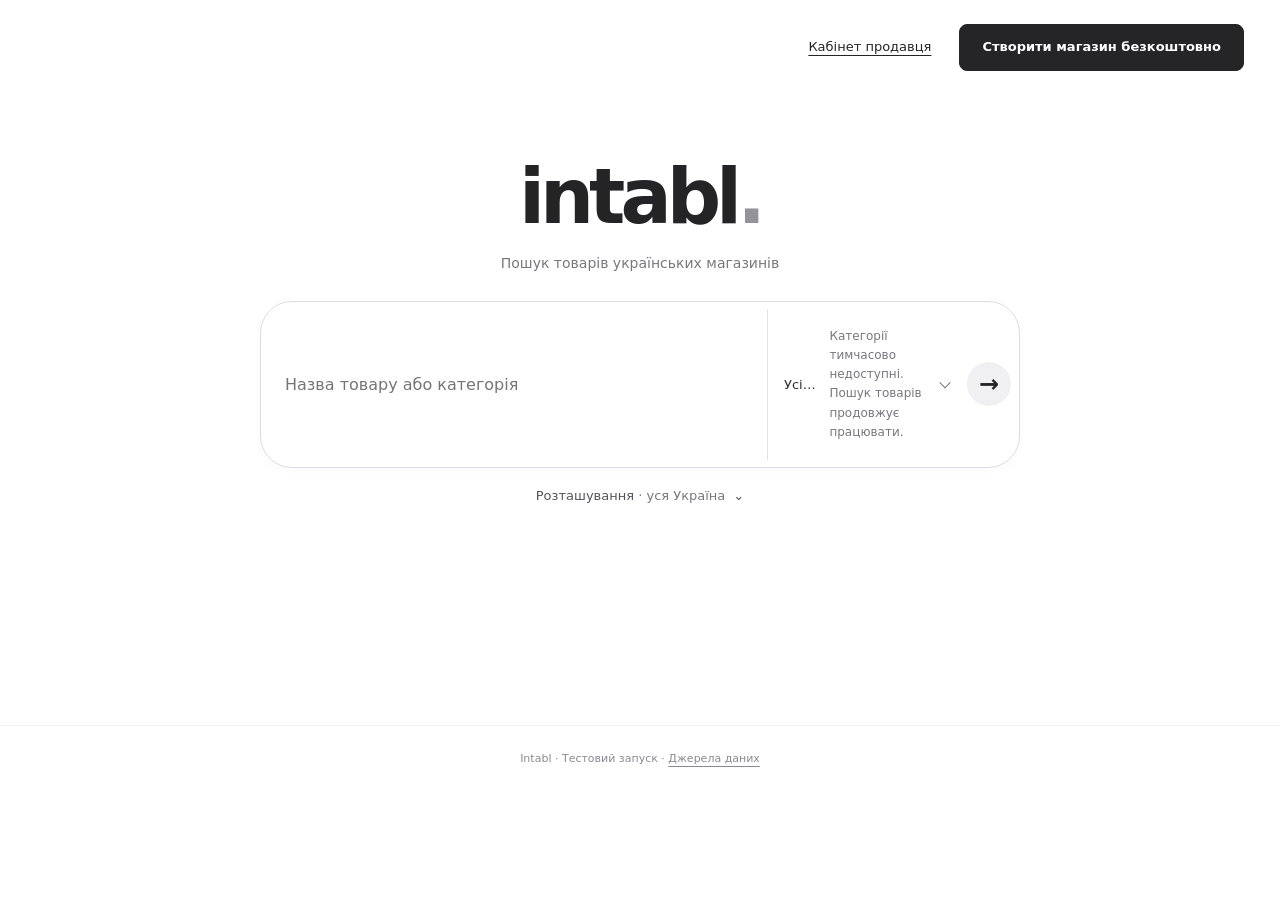
<file: marketplace.html>
<!doctype html><html lang="uk"><head><link rel="icon" href="/favicon.ico?v=1" sizes="32x32"><link rel="icon" href="/favicon.svg?v=1" type="image/svg+xml" sizes="any"><link rel="apple-touch-icon" href="/apple-touch-icon.png?v=1"><meta charset="utf-8"><meta name="viewport" content="width=device-width,initial-scale=1"><meta name="robots" content="noindex,nofollow"><meta name="description" content="Знаходьте товари українських магазинів і замовляйте у продавців. Створіть свій магазин із Google Таблиці."><title>Intabl — товари українських магазинів</title><link rel="stylesheet" href="/assets/css/marketplace.css?v=photo-spacing-2"><script src="/assets/js/marketplace-page.js?v=search-only-1" type="module"></script><link rel="stylesheet" href="/assets/css/product-labels.css?v=1"></head><body data-market-api="https://api.intabl.com/marketplace"><header><div class="header-inner" style="justify-content:flex-end"><nav aria-label="Головне меню"><a href="https://admin.intabl.com/">Кабінет продавця</a><a class="button" href="/">Створити магазин безкоштовно</a></nav></div></header><main><section class="hero"><h1>intabl<span>.</span></h1><p>Пошук товарів українських магазинів</p></section><form id="market-search" class="search-panel" method="get" action="https://api.intabl.com/marketplace" data-locations="/assets/locations/2026-07-07/"><div class="query-row"><label><span class="sr-only">Що шукаєте?</span><input type="search" name="q" maxlength="100" placeholder="Назва товару або категорія" autocomplete="off"></label><label class="category-filter"><span>Категорія</span><select name="category"><option value="">Усі категорії</option></select></label><button type="submit" aria-label="Знайти товари"><span aria-hidden="true">→</span></button></div><details class="location-filter"><summary>Розташування <span>· уся Україна</span></summary><div class="filters"><label>Область<select name="region"><option value="">Вся Україна</option><option value="UA26000000000069363">Івано-Франківська область</option><option value="UA01000000000013043">Автономна Республіка Крим</option><option value="UA07000000000024379">Волинська область</option><option value="UA05000000000010236">Вінницька область</option><option value="UA12000000000090473">Дніпропетровська область</option><option value="UA14000000000091971">Донецька область</option><option value="UA18000000000041385">Житомирська область</option><option value="UA21000000000011690">Закарпатська область</option><option value="UA23000000000064947">Запорізька область</option><option value="UA80000000000093317">Київ</option><option value="UA32000000000030281">Київська область</option><option value="UA35000000000016081">Кіровоградська область</option><option value="UA44000000000018893">Луганська область</option><option value="UA46000000000026241">Львівська область</option><option value="UA48000000000039575">Миколаївська область</option><option value="UA51000000000030770">Одеська область</option><option value="UA53000000000028050">Полтавська область</option><option value="UA56000000000066151">Рівненська область</option><option value="UA85000000000065278">Севастополь</option><option value="UA59000000000057109">Сумська область</option><option value="UA61000000000060328">Тернопільська область</option><option value="UA63000000000041885">Харківська область</option><option value="UA65000000000030969">Херсонська область</option><option value="UA68000000000099709">Хмельницька область</option><option value="UA71000000000010357">Черкаська область</option><option value="UA73000000000044923">Чернівецька область</option><option value="UA74000000000025378">Чернігівська область</option></select></label><label>Місто / населений пункт<input id="market-city" name="city_label" list="market-cities" placeholder="Усі населені пункти" autocomplete="off" disabled><datalist id="market-cities"></datalist><input type="hidden" name="city"></label></div><p id="location-status" class="hint" role="status"></p></details></form><noscript><p>Натисніть «Знайти товари», щоб відкрити результати пошуку.</p></noscript><section id="search-results" hidden><div class="result-heading"><h2>Результати пошуку</h2><p id="search-status" class="hint" role="status"></p></div><div id="results" class="grid" aria-label="Результати пошуку"></div><nav class="pages" aria-label="Сторінки"><button id="previous" class="secondary" hidden>← Назад</button><button id="next" class="secondary" hidden>Ще товари →</button></nav><p class="hint">Каталог оновлюють продавці. Актуальна ціна й наявність перевіряються під час оформлення замовлення в магазині.</p></section></main><footer>Intabl · Тестовий запуск · <a href="/data-sources.html">Джерела даних</a></footer></body></html>
</file>
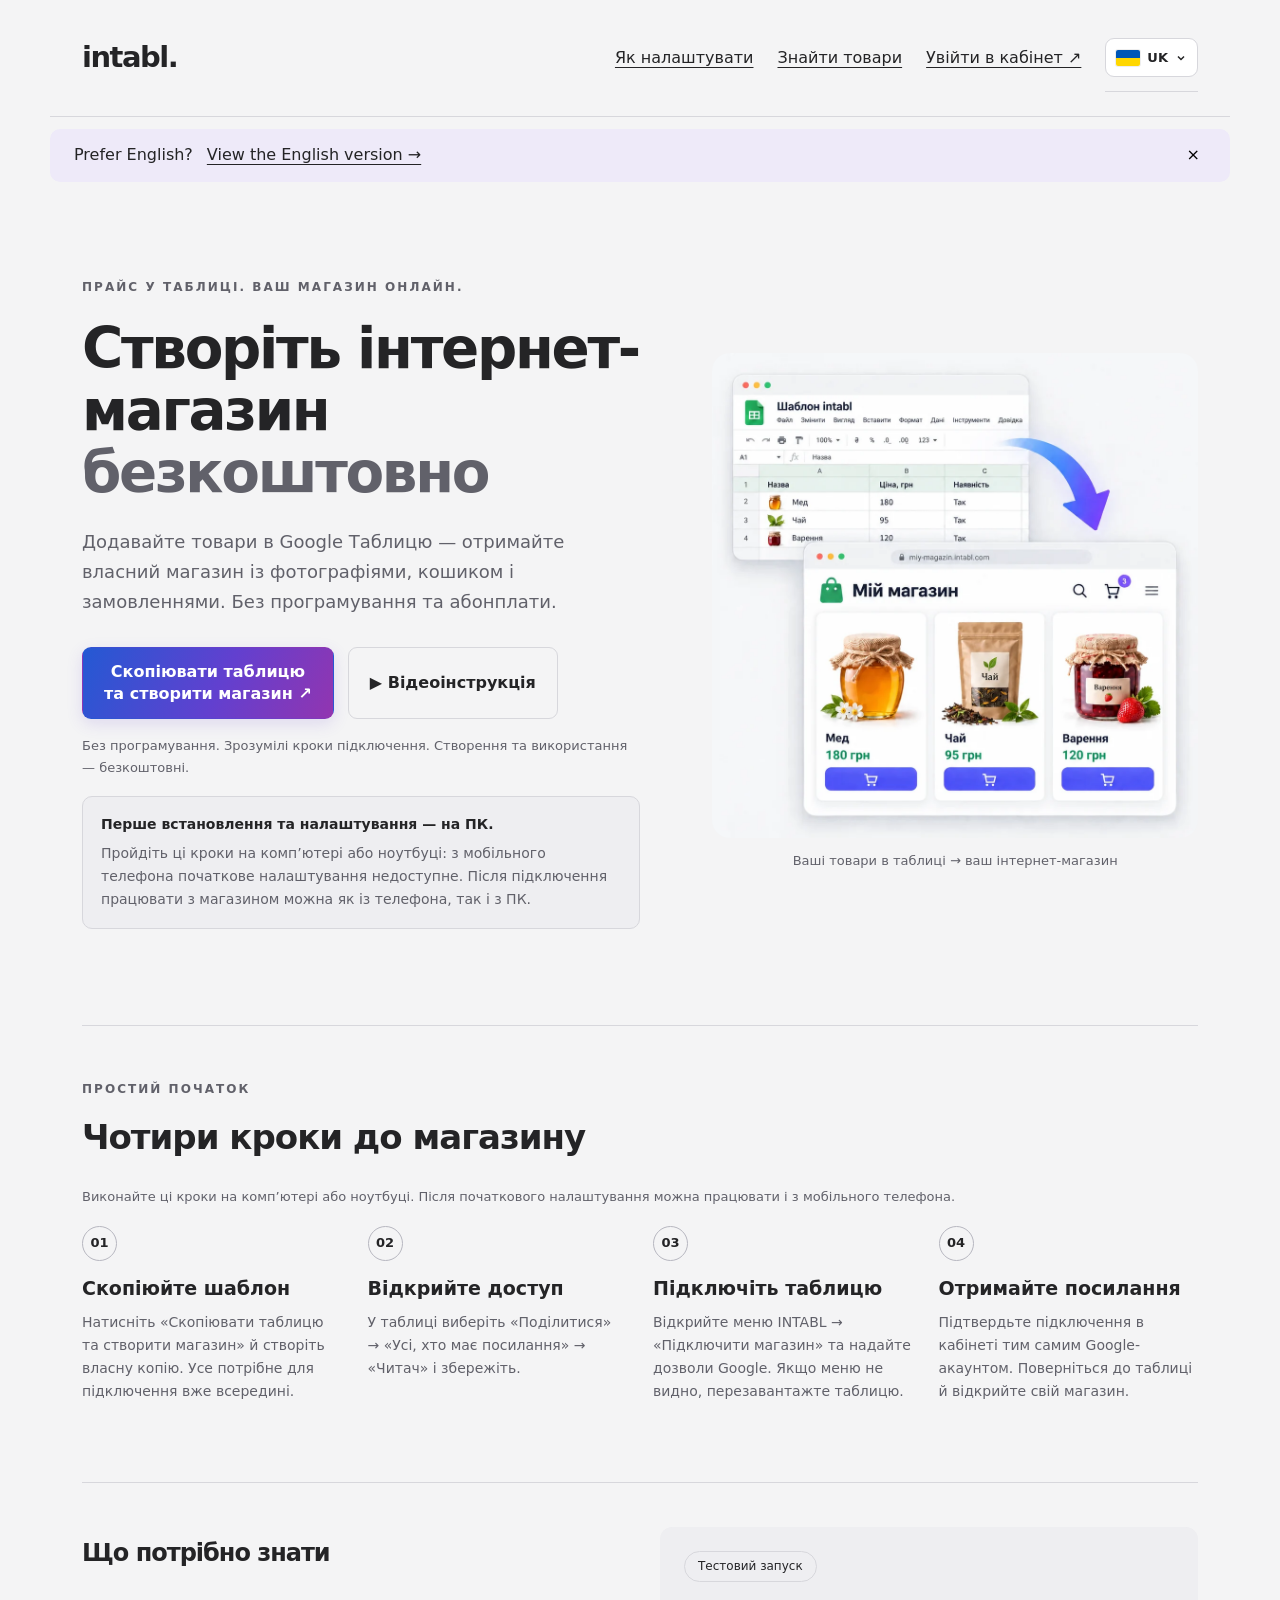
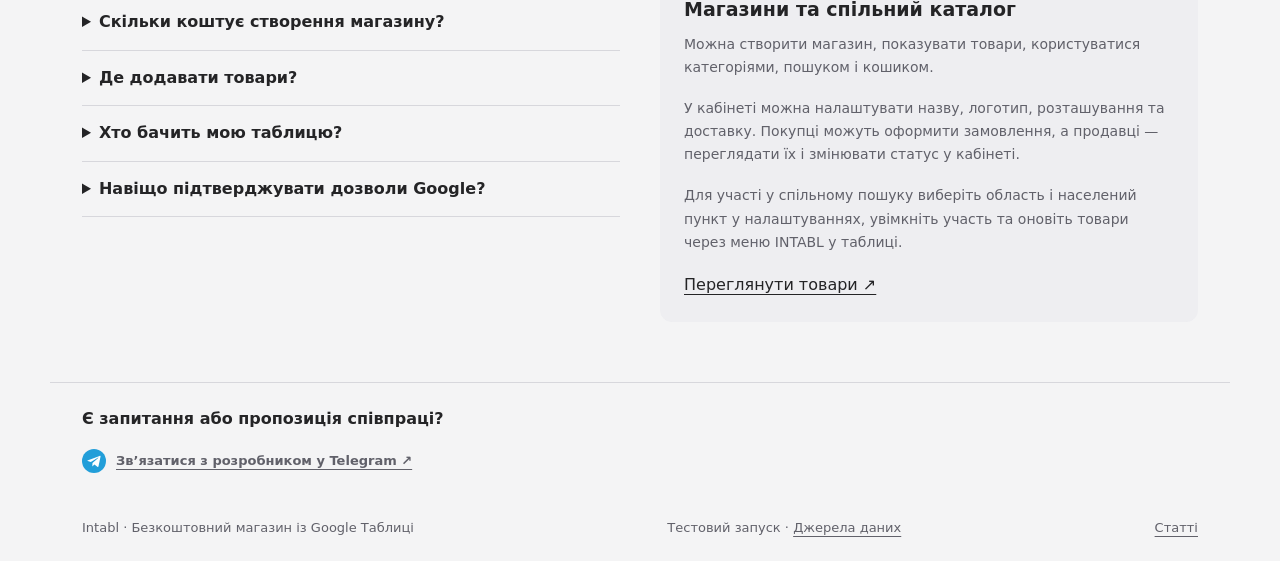
<file: start.html>
<!doctype html><html lang="uk"><head><link rel="icon" href="/favicon.ico?v=1" sizes="32x32"><link rel="icon" href="/favicon.svg?v=1" type="image/svg+xml" sizes="any"><link rel="apple-touch-icon" href="/apple-touch-icon.png?v=1"><meta charset="utf-8"><meta name="viewport" content="width=device-width,initial-scale=1"><title>Створити магазин безкоштовно — Intabl</title><link rel="canonical" href="https://intabl.com/"><meta http-equiv="refresh" content="0;url=/"><script>location.replace("/"+location.search+location.hash);</script></head><body><p><a href="/">Створити магазин безкоштовно на Intabl →</a></p></body></html>
</file>
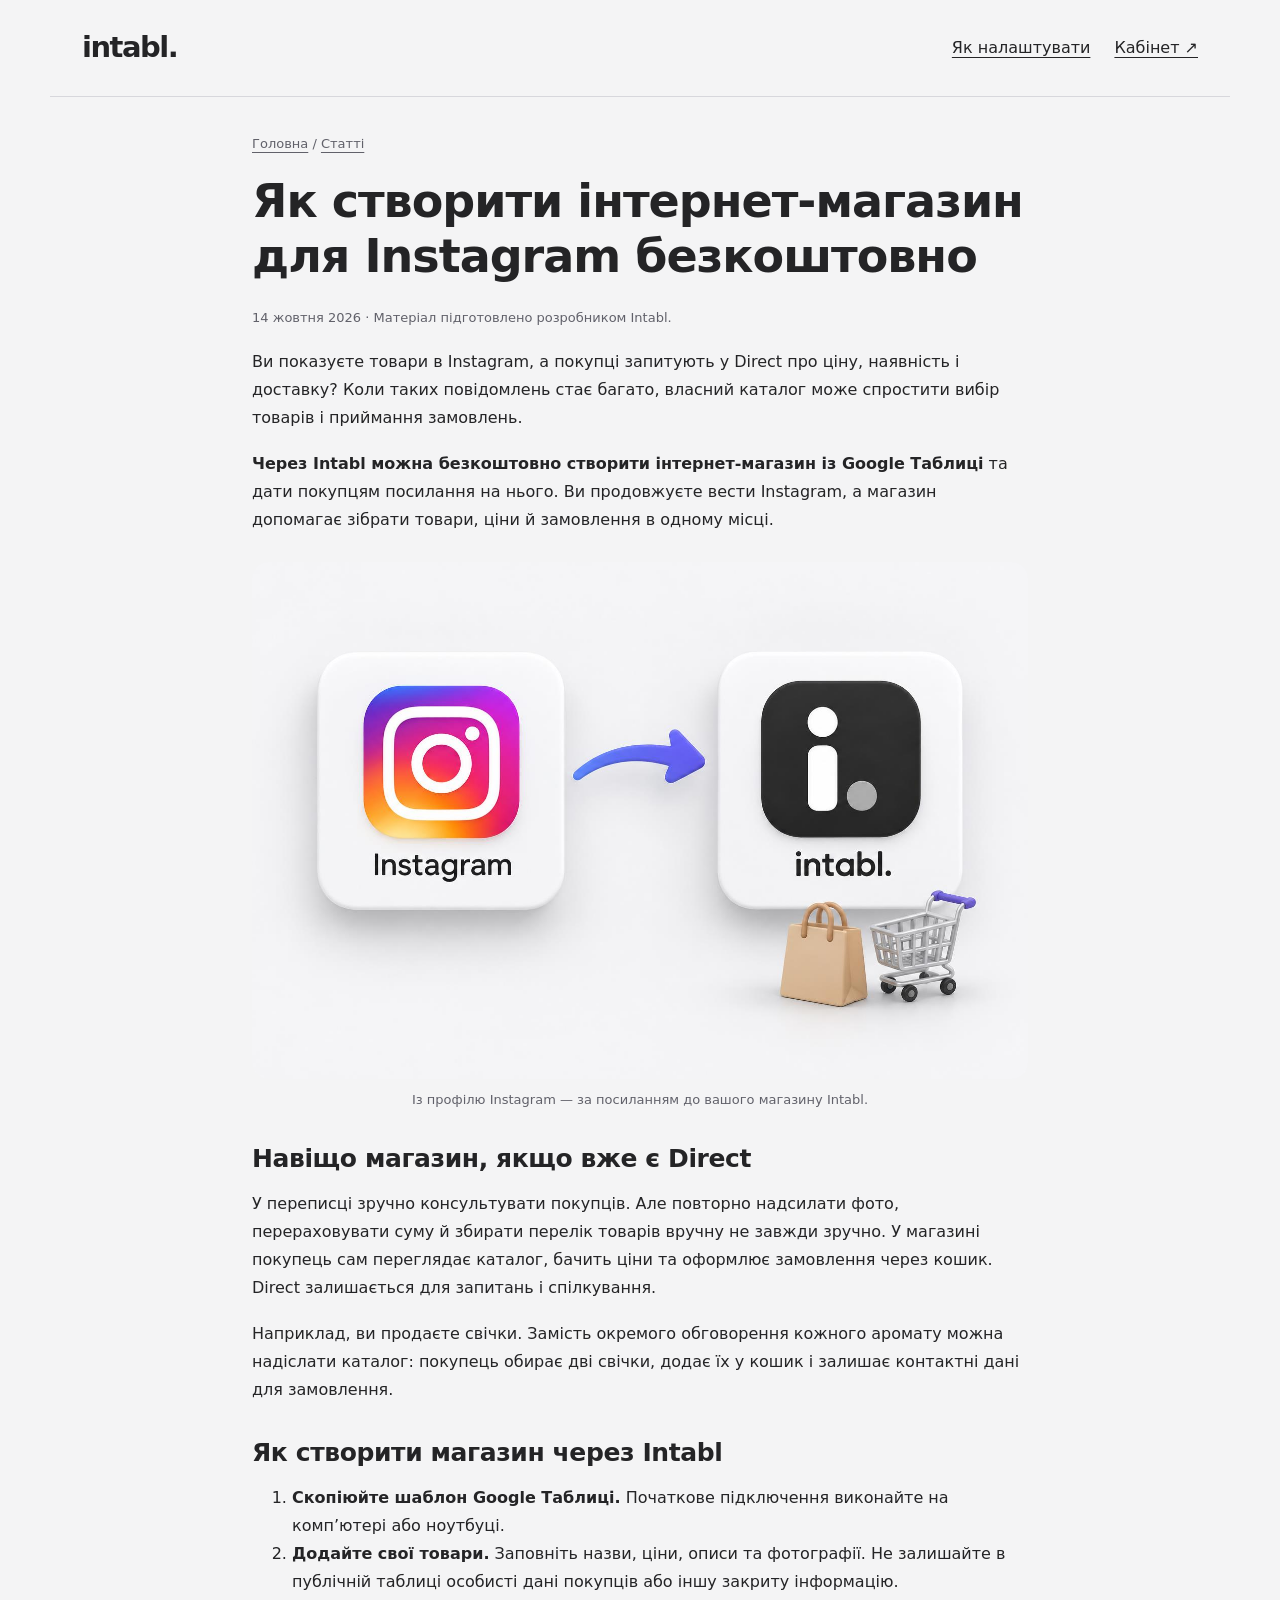
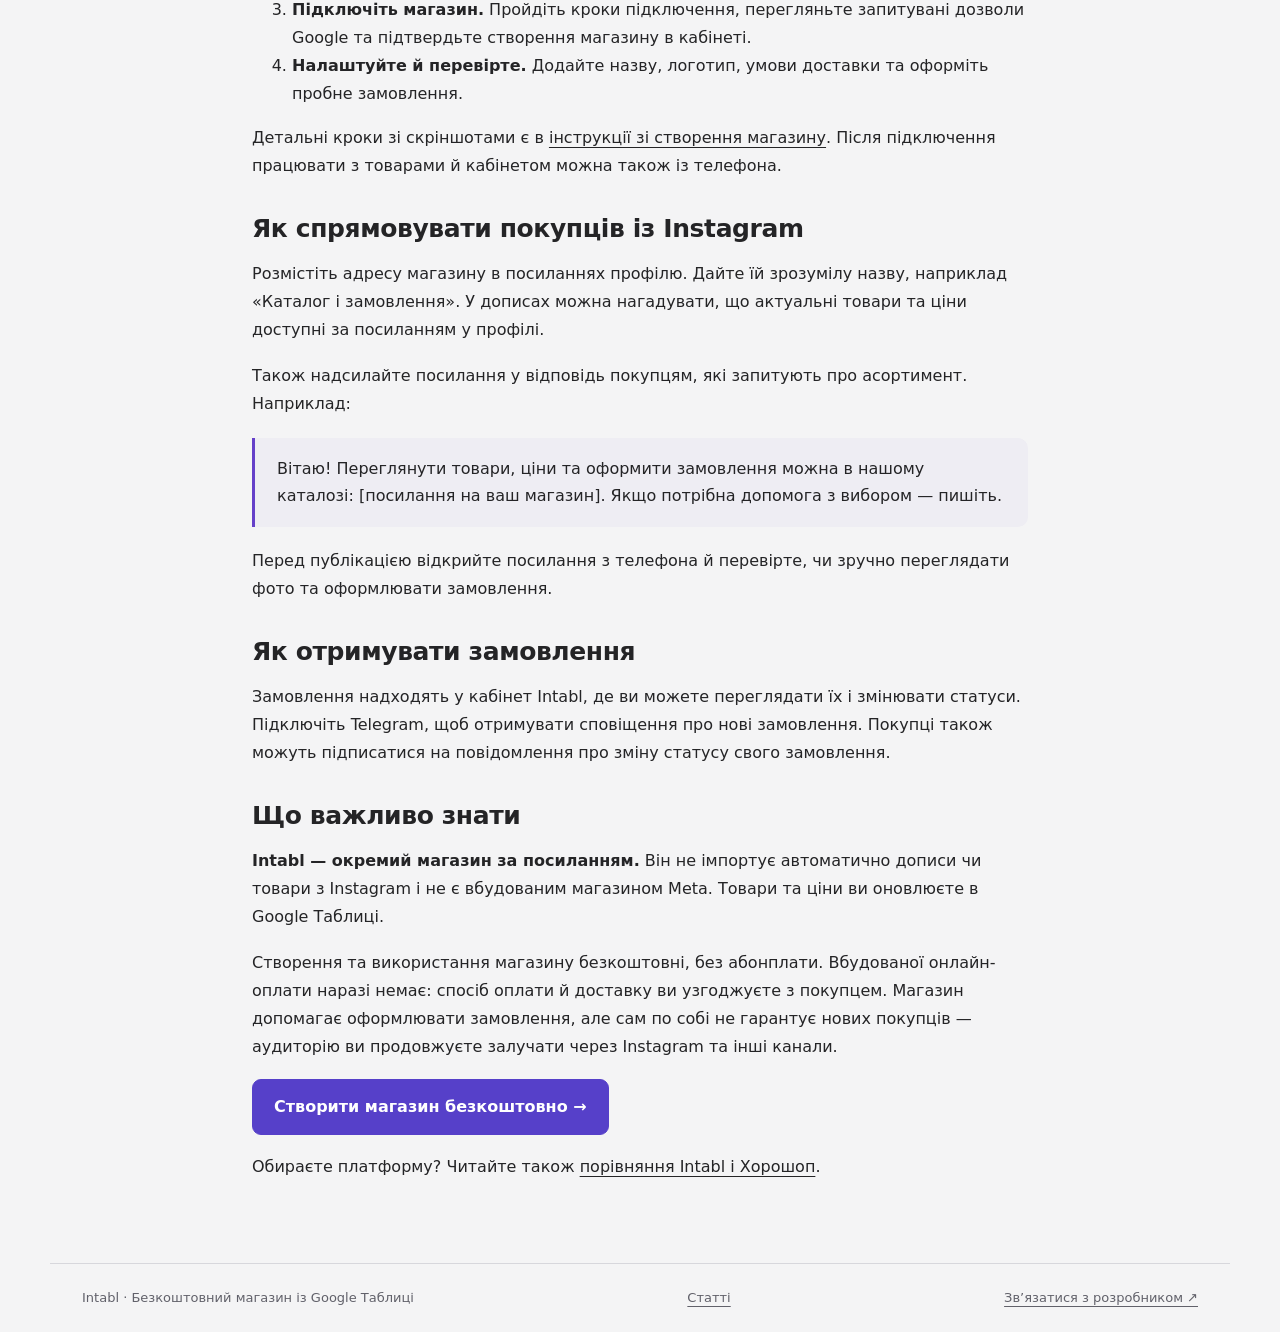
<file: articles/instagram-online-store.html>
<!doctype html><html lang="uk"><head><meta charset="utf-8"><meta name="viewport" content="width=device-width,initial-scale=1"><title>Як створити інтернет-магазин для Instagram безкоштовно — Intabl</title><meta name="description" content="Як додати до Instagram власний каталог із кошиком: створення магазину з Google Таблиці, посилання для покупців і сповіщення про замовлення."><meta name="robots" content="index,follow"><link rel="canonical" href="https://intabl.com/articles/instagram-online-store.html"><link rel="icon" href="/favicon.svg" type="image/svg+xml"><link rel="stylesheet" href="/assets/css/landing.css"><link rel="stylesheet" href="/assets/css/articles.css?v=2"><link rel="stylesheet" href="/assets/css/analytics.css?v=1"><script src="/assets/js/analytics.js?v=en-1" defer></script><meta property="og:type" content="article"><meta property="og:title" content="Як створити інтернет-магазин для Instagram безкоштовно"><meta property="og:description" content="Як додати до Instagram власний каталог із кошиком: створення магазину з Google Таблиці, посилання для покупців і сповіщення про замовлення."><meta property="og:url" content="https://intabl.com/articles/instagram-online-store.html"><meta property="og:image" content="https://intabl.com/assets/images/instagram-to-intabl.jpg"><script type="application/ld+json">{"@context":"https://schema.org","@type":"Article","headline":"Як створити інтернет-магазин для Instagram безкоштовно","description":"Як додати до Instagram власний каталог із кошиком: створення магазину з Google Таблиці, посилання для покупців і сповіщення про замовлення.","datePublished":"2026-10-14","dateModified":"2026-10-14","inLanguage":"uk","mainEntityOfPage":"https://intabl.com/articles/instagram-online-store.html","image":"https://intabl.com/assets/images/instagram-to-intabl.jpg","author":{"@type":"Organization","name":"Intabl","url":"https://intabl.com/"},"publisher":{"@type":"Organization","name":"Intabl","url":"https://intabl.com/"}}</script></head><body><header><a class="brand" href="/" aria-label="Intabl — головна">intabl.</a><nav class="nav" aria-label="Головне меню"><a href="/guide.html">Як налаштувати</a><a href="https://admin.intabl.com/">Кабінет ↗</a></nav></header><main class="reading"><nav class="breadcrumbs" aria-label="Навігаційний шлях"><a href="/">Головна</a> / <a href="/articles/">Статті</a></nav><article><h1>Як створити інтернет-магазин для Instagram безкоштовно</h1><p class="meta">14 жовтня 2026 · Матеріал підготовлено розробником Intabl.</p><p>Ви показуєте товари в Instagram, а покупці запитують у Direct про ціну, наявність і доставку? Коли таких повідомлень стає багато, власний каталог може спростити вибір товарів і приймання замовлень.</p><p><strong>Через Intabl можна безкоштовно створити інтернет-магазин із Google Таблиці</strong> та дати покупцям посилання на нього. Ви продовжуєте вести Instagram, а магазин допомагає зібрати товари, ціни й замовлення в одному місці.</p>
<figure class="article-image" style="max-width:100%"><img src="/assets/images/instagram-to-intabl.jpg" width="1536" height="1024" fetchpriority="high" alt="Логотипи Instagram та Intabl зі стрілкою до магазину, кошиком і сумкою для покупок"><figcaption class="caption">Із профілю Instagram — за посиланням до вашого магазину Intabl.</figcaption></figure>
<h2>Навіщо магазин, якщо вже є Direct</h2><p>У переписці зручно консультувати покупців. Але повторно надсилати фото, перераховувати суму й збирати перелік товарів вручну не завжди зручно. У магазині покупець сам переглядає каталог, бачить ціни та оформлює замовлення через кошик. Direct залишається для запитань і спілкування.</p><p>Наприклад, ви продаєте свічки. Замість окремого обговорення кожного аромату можна надіслати каталог: покупець обирає дві свічки, додає їх у кошик і залишає контактні дані для замовлення.</p>
<h2>Як створити магазин через Intabl</h2><ol><li><strong>Скопіюйте шаблон Google Таблиці.</strong> Початкове підключення виконайте на комп’ютері або ноутбуці.</li><li><strong>Додайте свої товари.</strong> Заповніть назви, ціни, описи та фотографії. Не залишайте в публічній таблиці особисті дані покупців або іншу закриту інформацію.</li><li><strong>Підключіть магазин.</strong> Пройдіть кроки підключення, перегляньте запитувані дозволи Google та підтвердьте створення магазину в кабінеті.</li><li><strong>Налаштуйте й перевірте.</strong> Додайте назву, логотип, умови доставки та оформіть пробне замовлення.</li></ol><p>Детальні кроки зі скріншотами є в <a href="/guide.html">інструкції зі створення магазину</a>. Після підключення працювати з товарами й кабінетом можна також із телефона.</p>
<h2>Як спрямовувати покупців із Instagram</h2><p>Розмістіть адресу магазину в посиланнях профілю. Дайте їй зрозумілу назву, наприклад «Каталог і замовлення». У дописах можна нагадувати, що актуальні товари та ціни доступні за посиланням у профілі.</p><p>Також надсилайте посилання у відповідь покупцям, які запитують про асортимент. Наприклад:</p><blockquote>Вітаю! Переглянути товари, ціни та оформити замовлення можна в нашому каталозі: [посилання на ваш магазин]. Якщо потрібна допомога з вибором — пишіть.</blockquote><p>Перед публікацією відкрийте посилання з телефона й перевірте, чи зручно переглядати фото та оформлювати замовлення.</p>
<h2>Як отримувати замовлення</h2><p>Замовлення надходять у кабінет Intabl, де ви можете переглядати їх і змінювати статуси. Підключіть Telegram, щоб отримувати сповіщення про нові замовлення. Покупці також можуть підписатися на повідомлення про зміну статусу свого замовлення.</p>
<h2>Що важливо знати</h2><p><strong>Intabl — окремий магазин за посиланням.</strong> Він не імпортує автоматично дописи чи товари з Instagram і не є вбудованим магазином Meta. Товари та ціни ви оновлюєте в Google Таблиці.</p><p>Створення та використання магазину безкоштовні, без абонплати. Вбудованої онлайн-оплати наразі немає: спосіб оплати й доставку ви узгоджуєте з покупцем. Магазин допомагає оформлювати замовлення, але сам по собі не гарантує нових покупців — аудиторію ви продовжуєте залучати через Instagram та інші канали.</p><p><a class="button" href="/">Створити магазин безкоштовно →</a></p><p>Обираєте платформу? Читайте також <a href="/articles/intabl-vs-horoshop.html">порівняння Intabl і Хорошоп</a>.</p></article></main><footer><span>Intabl · Безкоштовний магазин із Google Таблиці</span><a href="/articles/">Статті</a><a href="https://t.me/shonyrecords" rel="noopener noreferrer" target="_blank">Зв’язатися з розробником ↗</a></footer></body></html>
</file>
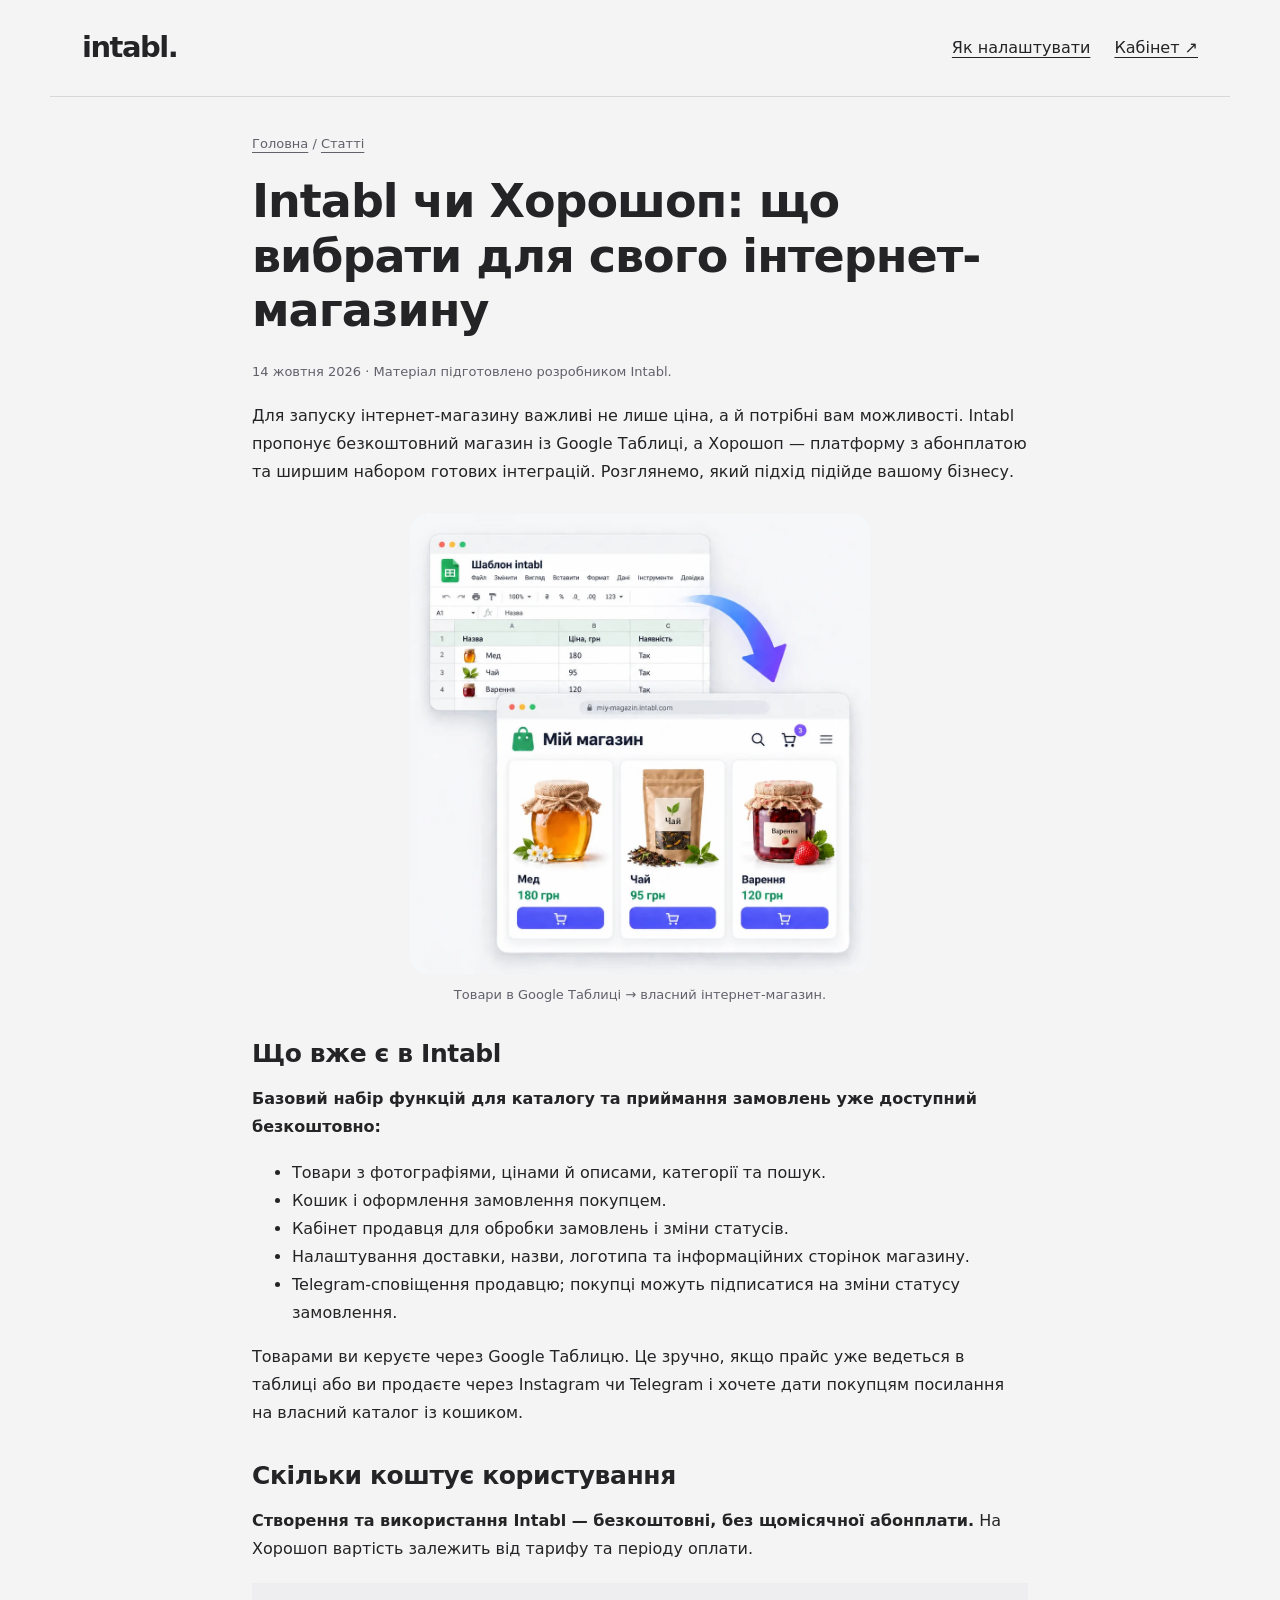
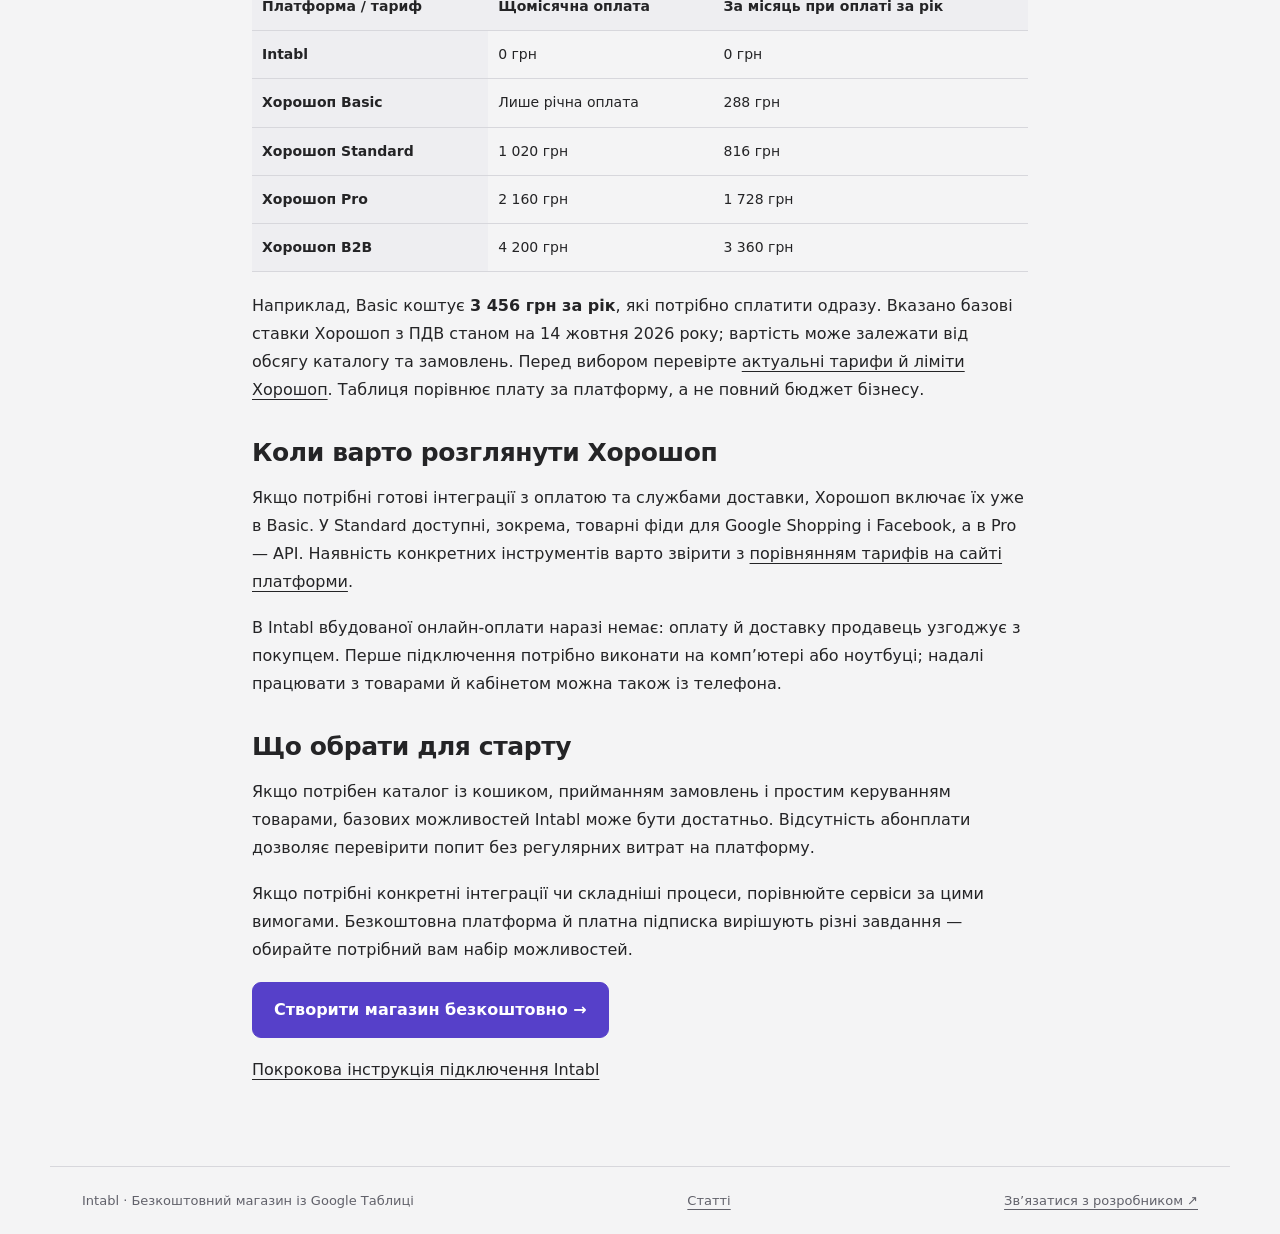
<file: articles/intabl-vs-horoshop.html>
<!doctype html><html lang="uk"><head><meta charset="utf-8"><meta name="viewport" content="width=device-width,initial-scale=1"><title>Intabl чи Хорошоп: що вибрати для свого інтернет-магазину — Intabl</title><meta name="description" content="Порівнюємо безкоштовний магазин Intabl із Хорошоп: базові можливості, керування товарами через Google Таблиці та вартість тарифів."><meta name="robots" content="index,follow"><link rel="canonical" href="https://intabl.com/articles/intabl-vs-horoshop.html"><link rel="icon" href="/favicon.svg" type="image/svg+xml"><link rel="stylesheet" href="/assets/css/landing.css"><link rel="stylesheet" href="/assets/css/articles.css"><link rel="stylesheet" href="/assets/css/analytics.css?v=1"><script src="/assets/js/analytics.js?v=en-1" defer></script><meta property="og:type" content="article"><meta property="og:title" content="Intabl чи Хорошоп: що вибрати для свого інтернет-магазину"><meta property="og:description" content="Порівнюємо безкоштовний магазин Intabl із Хорошоп: базові можливості, керування товарами через Google Таблиці та вартість тарифів."><meta property="og:url" content="https://intabl.com/articles/intabl-vs-horoshop.html"><meta property="og:image" content="https://intabl.com/assets/images/table-to-shop-v2.webp"><script type="application/ld+json">{"@context":"https://schema.org","@type":"Article","headline":"Intabl чи Хорошоп: що вибрати для свого інтернет-магазину","description":"Порівнюємо безкоштовний магазин Intabl із Хорошоп: базові можливості, керування товарами через Google Таблиці та вартість тарифів.","datePublished":"2026-10-14","dateModified":"2026-10-14","inLanguage":"uk","mainEntityOfPage":"https://intabl.com/articles/intabl-vs-horoshop.html","image":"https://intabl.com/assets/images/table-to-shop-v2.webp","author":{"@type":"Organization","name":"Intabl","url":"https://intabl.com/"},"publisher":{"@type":"Organization","name":"Intabl","url":"https://intabl.com/"}}</script></head><body><header><a class="brand" href="/" aria-label="Intabl — головна">intabl.</a><nav class="nav" aria-label="Головне меню"><a href="/guide.html">Як налаштувати</a><a href="https://admin.intabl.com/">Кабінет ↗</a></nav></header><main class="reading"><nav class="breadcrumbs" aria-label="Навігаційний шлях"><a href="/">Головна</a> / <a href="/articles/">Статті</a></nav><article><h1>Intabl чи Хорошоп: що вибрати для свого інтернет-магазину</h1><p class="meta">14 жовтня 2026 · Матеріал підготовлено розробником Intabl.</p><p>Для запуску інтернет-магазину важливі не лише ціна, а й потрібні вам можливості. Intabl пропонує безкоштовний магазин із Google Таблиці, а Хорошоп — платформу з абонплатою та ширшим набором готових інтеграцій. Розглянемо, який підхід підійде вашому бізнесу.</p>
<figure class="article-image"><img src="/assets/images/table-to-shop-v2.webp" width="1024" height="1024" alt="Ілюстрація Intabl: таблиця з товарами перетворюється на магазин із фотографіями, цінами та кошиком"><figcaption class="caption">Товари в Google Таблиці → власний інтернет-магазин.</figcaption></figure>
<h2>Що вже є в Intabl</h2><p><strong>Базовий набір функцій для каталогу та приймання замовлень уже доступний безкоштовно:</strong></p><ul><li>Товари з фотографіями, цінами й описами, категорії та пошук.</li><li>Кошик і оформлення замовлення покупцем.</li><li>Кабінет продавця для обробки замовлень і зміни статусів.</li><li>Налаштування доставки, назви, логотипа та інформаційних сторінок магазину.</li><li>Telegram-сповіщення продавцю; покупці можуть підписатися на зміни статусу замовлення.</li></ul><p>Товарами ви керуєте через Google Таблицю. Це зручно, якщо прайс уже ведеться в таблиці або ви продаєте через Instagram чи Telegram і хочете дати покупцям посилання на власний каталог із кошиком.</p>
<h2>Скільки коштує користування</h2><p><strong>Створення та використання Intabl — безкоштовні, без щомісячної абонплати.</strong> На Хорошоп вартість залежить від тарифу та періоду оплати.</p><div class="table-wrap" role="region" aria-label="Порівняння вартості тарифів" tabindex="0"><table><thead><tr><th scope="col">Платформа / тариф</th><th scope="col">Щомісячна оплата</th><th scope="col">За місяць при оплаті за рік</th></tr></thead><tbody><tr><th scope="row">Intabl</th><td>0 грн</td><td>0 грн</td></tr><tr><th scope="row">Хорошоп Basic</th><td>Лише річна оплата</td><td>288 грн</td></tr><tr><th scope="row">Хорошоп Standard</th><td>1 020 грн</td><td>816 грн</td></tr><tr><th scope="row">Хорошоп Pro</th><td>2 160 грн</td><td>1 728 грн</td></tr><tr><th scope="row">Хорошоп B2B</th><td>4 200 грн</td><td>3 360 грн</td></tr></tbody></table></div><p>Наприклад, Basic коштує <strong>3 456 грн за рік</strong>, які потрібно сплатити одразу. Вказано базові ставки Хорошоп з ПДВ станом на 14 жовтня 2026 року; вартість може залежати від обсягу каталогу та замовлень. Перед вибором перевірте <a href="https://horoshop.ua/ua/prices/" target="_blank" rel="noopener noreferrer">актуальні тарифи й ліміти Хорошоп</a>. Таблиця порівнює плату за платформу, а не повний бюджет бізнесу.</p>
<h2>Коли варто розглянути Хорошоп</h2><p>Якщо потрібні готові інтеграції з оплатою та службами доставки, Хорошоп включає їх уже в Basic. У Standard доступні, зокрема, товарні фіди для Google Shopping і Facebook, а в Pro — API. Наявність конкретних інструментів варто звірити з <a href="https://horoshop.ua/ua/prices/" target="_blank" rel="noopener noreferrer">порівнянням тарифів на сайті платформи</a>.</p><p>В Intabl вбудованої онлайн-оплати наразі немає: оплату й доставку продавець узгоджує з покупцем. Перше підключення потрібно виконати на комп’ютері або ноутбуці; надалі працювати з товарами й кабінетом можна також із телефона.</p>
<h2>Що обрати для старту</h2><p>Якщо потрібен каталог із кошиком, прийманням замовлень і простим керуванням товарами, базових можливостей Intabl може бути достатньо. Відсутність абонплати дозволяє перевірити попит без регулярних витрат на платформу.</p><p>Якщо потрібні конкретні інтеграції чи складніші процеси, порівнюйте сервіси за цими вимогами. Безкоштовна платформа й платна підписка вирішують різні завдання — обирайте потрібний вам набір можливостей.</p><p><a class="button" href="/">Створити магазин безкоштовно →</a></p><p><a href="/guide.html">Покрокова інструкція підключення Intabl</a></p></article></main><footer><span>Intabl · Безкоштовний магазин із Google Таблиці</span><a href="/articles/">Статті</a><a href="https://t.me/shonyrecords" rel="noopener noreferrer" target="_blank">Зв’язатися з розробником ↗</a></footer></body></html>
</file>
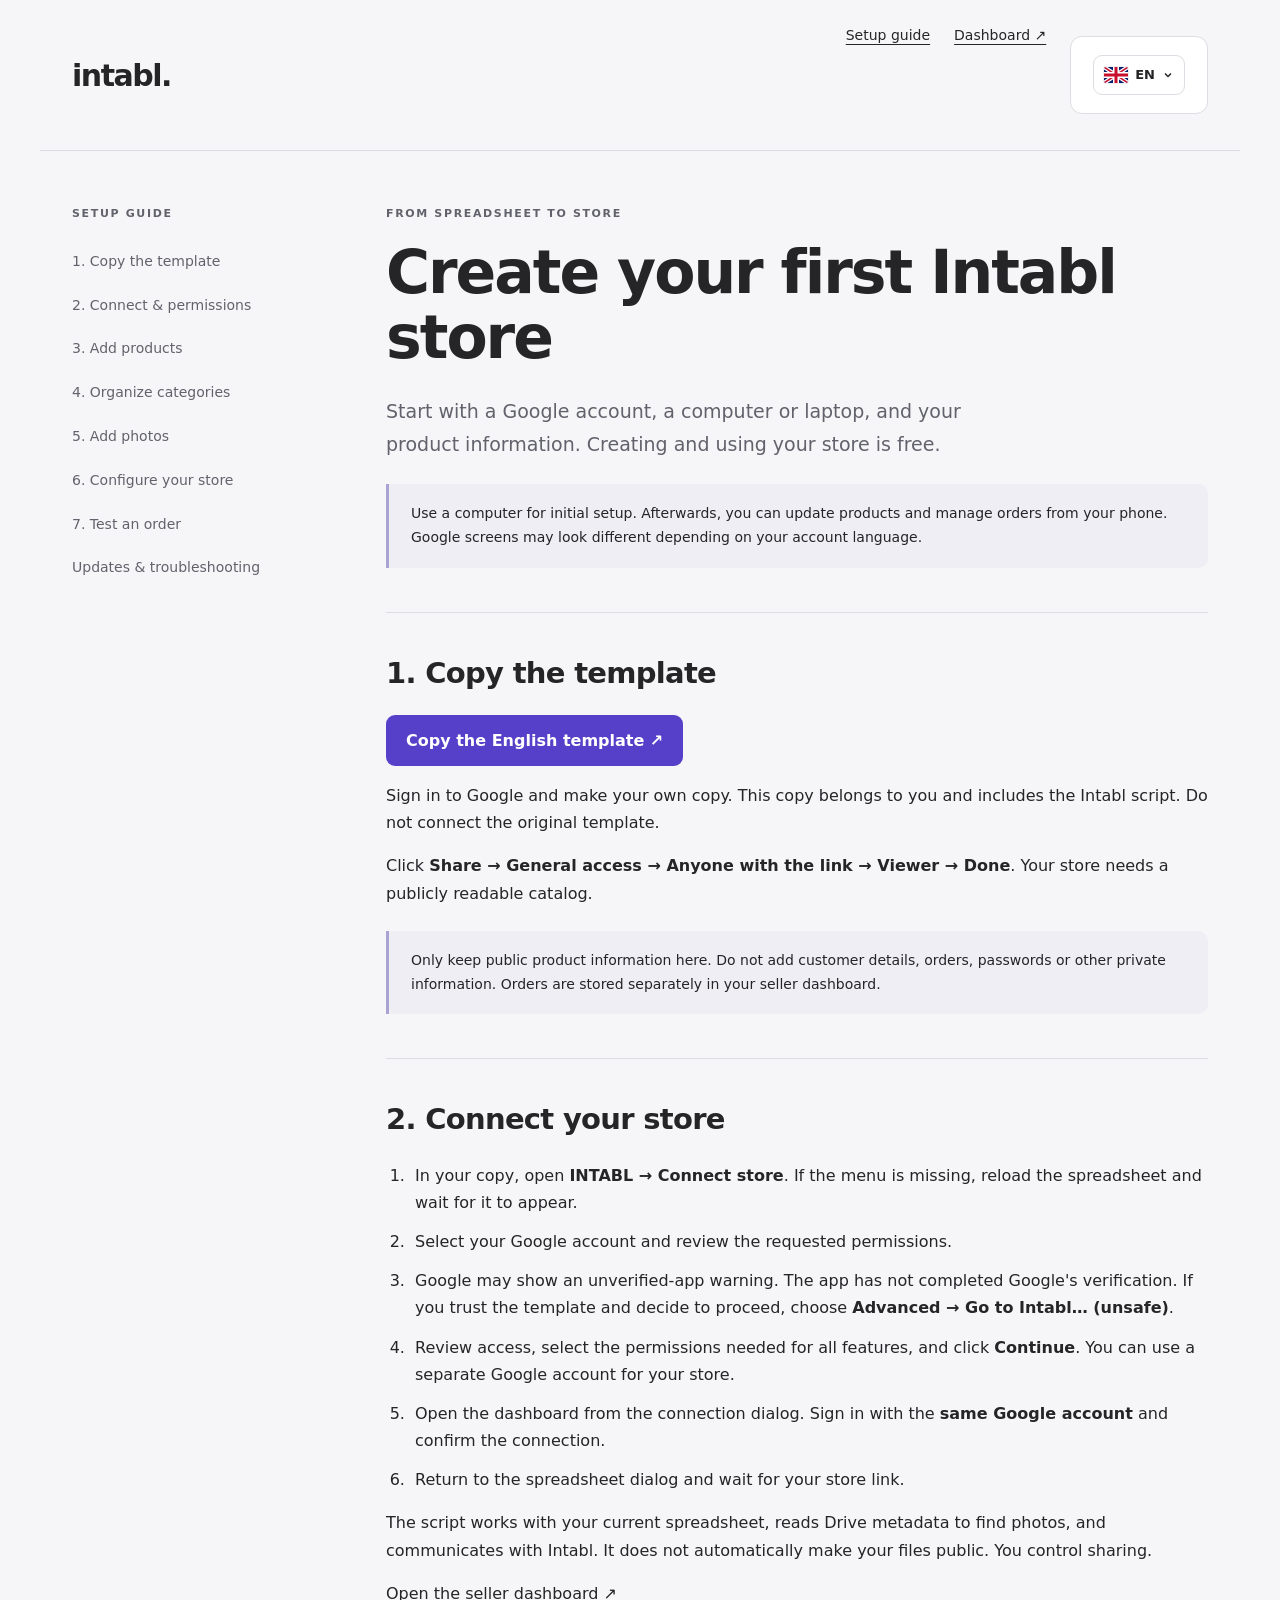
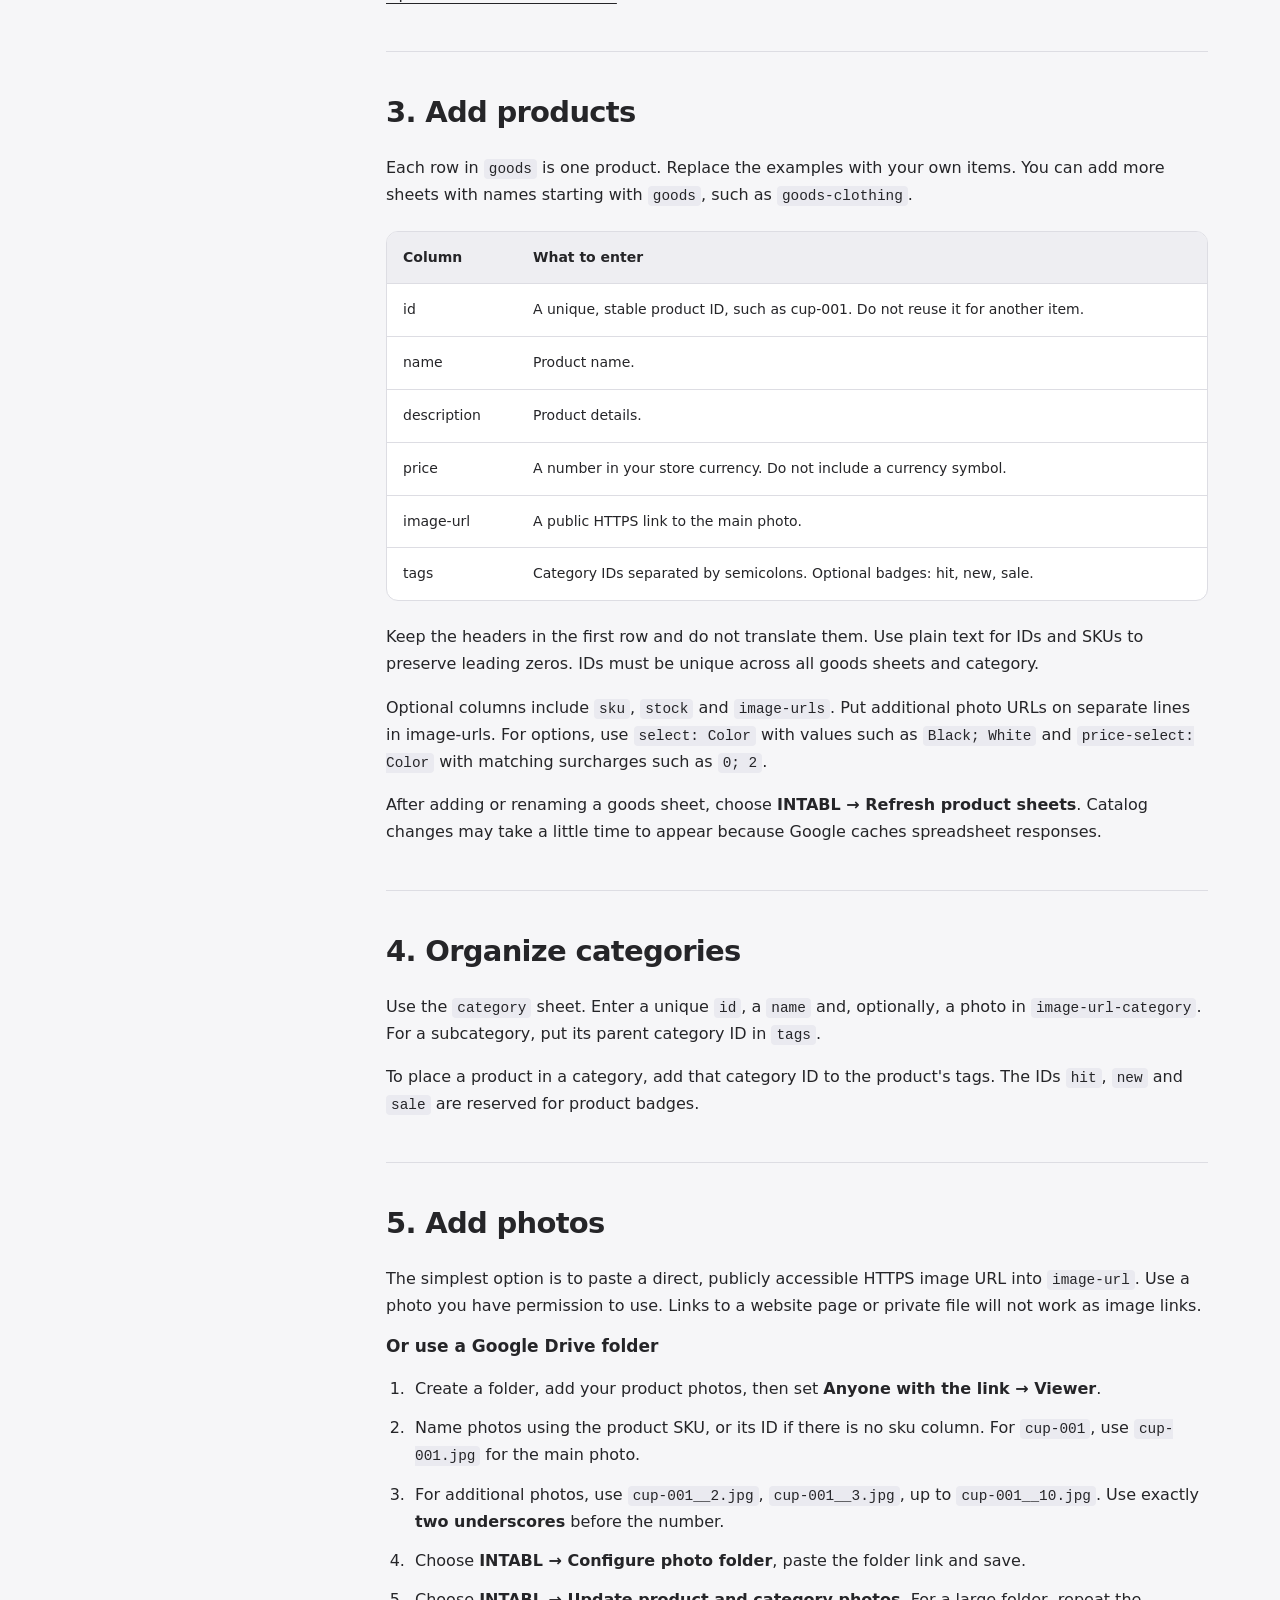
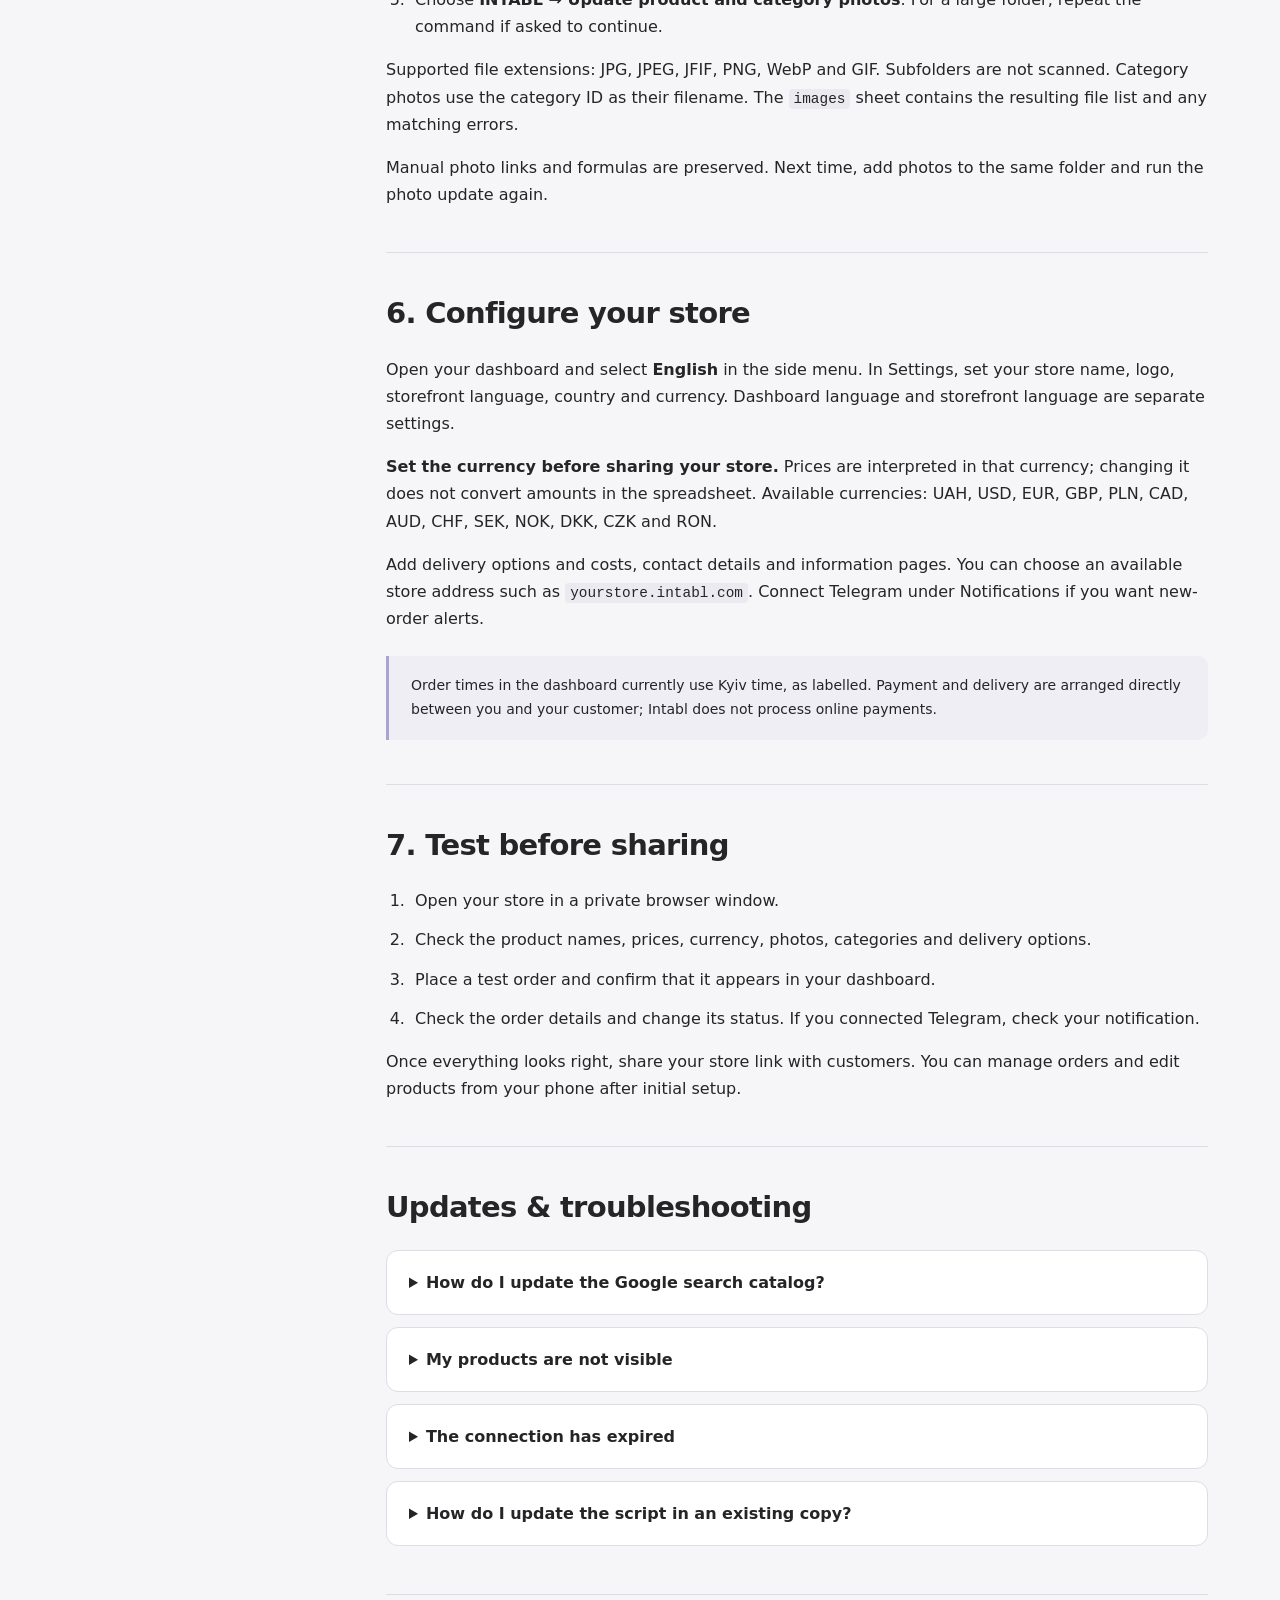
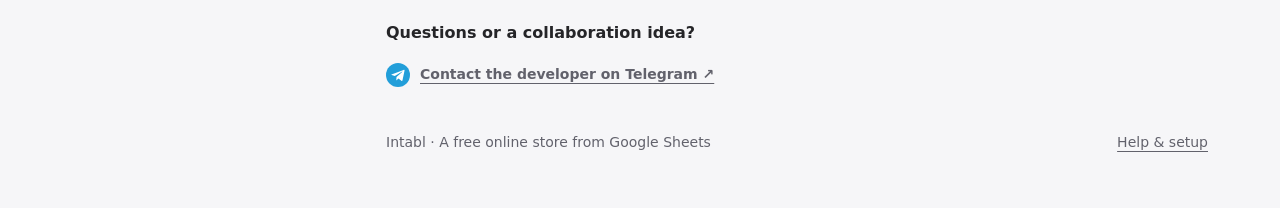
<file: en/guide.html>
<!doctype html><html lang="en"><head><meta charset="utf-8"><meta name="viewport" content="width=device-width,initial-scale=1"><title>How to create your Google Sheets store — Intabl setup guide</title><meta name="description" content="Connect your spreadsheet, add products and photos, configure delivery and currency, and receive your first order with Intabl."><meta name="robots" content="index,follow"><link rel="canonical" href="https://intabl.com/en/guide.html"><link rel="alternate" hreflang="uk" href="https://intabl.com/guide.html"><link rel="alternate" hreflang="en" href="https://intabl.com/en/guide.html"><link rel="alternate" hreflang="x-default" href="https://intabl.com/guide.html"><link rel="icon" href="/favicon.ico?v=1" sizes="32x32"><link rel="icon" href="/favicon.svg?v=1" type="image/svg+xml" sizes="any"><link rel="apple-touch-icon" href="/apple-touch-icon.png?v=1"><link rel="stylesheet" href="/assets/css/guide.css"><link rel="stylesheet" href="/assets/css/site-language.css?v=2"><link rel="stylesheet" href="/assets/css/analytics.css?v=1"><script src="/assets/js/analytics.js?v=en-1" defer></script><script src="/assets/js/site-language.js?v=2" defer></script></head><body><header><a class="brand" href="/en/" aria-label="Intabl home">intabl.</a><nav class="nav" aria-label="Main navigation"><a href="/en/guide.html">Setup guide</a><a href="https://admin.intabl.com/?lang=en">Dashboard ↗</a><details class="language-switch"><summary aria-label="Choose language" title="Choose language"><svg class="language-flag" viewBox="0 0 24 16" aria-hidden="true"><path fill="#012169" d="M0 0h24v16H0z"/><path stroke="#fff" stroke-width="4" d="m0 0 24 16M24 0 0 16"/><path stroke="#c8102e" stroke-width="1.5" d="m0 0 24 16M24 0 0 16"/><path stroke="#fff" stroke-width="6" d="M12 0v16M0 8h24"/><path stroke="#c8102e" stroke-width="3" d="M12 0v16M0 8h24"/></svg><span>EN</span><svg class="language-chevron" viewBox="0 0 12 12" aria-hidden="true"><path d="m3 4.5 3 3 3-3" fill="none" stroke="currentColor" stroke-width="1.5"/></svg></summary><div class="language-menu"><a href="/guide.html" lang="uk" hreflang="uk" data-site-language="uk"><svg class="language-flag" viewBox="0 0 24 16" aria-hidden="true"><path fill="#0057b7" d="M0 0h24v8H0z"/><path fill="#ffd700" d="M0 8h24v8H0z"/></svg><span>Українська</span></a><a href="/en/guide.html" lang="en" hreflang="en" data-site-language="en" aria-current="page"><svg class="language-flag" viewBox="0 0 24 16" aria-hidden="true"><path fill="#012169" d="M0 0h24v16H0z"/><path stroke="#fff" stroke-width="4" d="m0 0 24 16M24 0 0 16"/><path stroke="#c8102e" stroke-width="1.5" d="m0 0 24 16M24 0 0 16"/><path stroke="#fff" stroke-width="6" d="M12 0v16M0 8h24"/><path stroke="#c8102e" stroke-width="3" d="M12 0v16M0 8h24"/></svg><span>English</span><span class="language-check" aria-hidden="true">✓</span></a></div></details></nav></header>
<div class="layout"><aside><nav aria-label="On this page"><p class="eyebrow">Setup guide</p><a href="#start">1. Copy the template</a><a href="#permissions">2. Connect &amp; permissions</a><a href="#products">3. Add products</a><a href="#categories">4. Organize categories</a><a href="#photos">5. Add photos</a><a href="#settings">6. Configure your store</a><a href="#orders">7. Test an order</a><a href="#updates">Updates &amp; troubleshooting</a></nav></aside><main><p class="eyebrow">From spreadsheet to store</p><h1>Create your first Intabl store</h1><p class="lead">Start with a Google account, a computer or laptop, and your product information. Creating and using your store is free.</p><p class="note">Use a computer for initial setup. Afterwards, you can update products and manage orders from your phone. Google screens may look different depending on your account language.</p>
<section id="start"><h2>1. Copy the template</h2><p><a class="button create-store" href="https://docs.google.com/spreadsheets/d/1piCFyyMxpJ2g1GEDhN_W9DuBOYT4UFOeyNGd015ZTzU/copy" target="_blank" rel="noopener noreferrer">Copy the English template ↗</a></p><p>Sign in to Google and make your own copy. This copy belongs to you and includes the Intabl script. Do not connect the original template.</p><p>Click <strong>Share → General access → Anyone with the link → Viewer → Done</strong>. Your store needs a publicly readable catalog.</p><p class="note">Only keep public product information here. Do not add customer details, orders, passwords or other private information. Orders are stored separately in your seller dashboard.</p></section>
<section id="permissions"><h2>2. Connect your store</h2><ol><li>In your copy, open <strong>INTABL → Connect store</strong>. If the menu is missing, reload the spreadsheet and wait for it to appear.</li><li>Select your Google account and review the requested permissions.</li><li>Google may show an unverified-app warning. The app has not completed Google's verification. If you trust the template and decide to proceed, choose <strong>Advanced → Go to Intabl… (unsafe)</strong>.</li><li>Review access, select the permissions needed for all features, and click <strong>Continue</strong>. You can use a separate Google account for your store.</li><li>Open the dashboard from the connection dialog. Sign in with the <strong>same Google account</strong> and confirm the connection.</li><li>Return to the spreadsheet dialog and wait for your store link.</li></ol><p>The script works with your current spreadsheet, reads Drive metadata to find photos, and communicates with Intabl. It does not automatically make your files public. You control sharing.</p><p><a href="https://admin.intabl.com/?lang=en">Open the seller dashboard ↗</a></p></section>
<section id="products"><h2>3. Add products</h2><p>Each row in <code>goods</code> is one product. Replace the examples with your own items. You can add more sheets with names starting with <code>goods</code>, such as <code>goods-clothing</code>.</p><div class="table-wrap"><table><thead><tr><th>Column</th><th>What to enter</th></tr></thead><tbody><tr><td>id</td><td>A unique, stable product ID, such as cup-001. Do not reuse it for another item.</td></tr><tr><td>name</td><td>Product name.</td></tr><tr><td>description</td><td>Product details.</td></tr><tr><td>price</td><td>A number in your store currency. Do not include a currency symbol.</td></tr><tr><td>image-url</td><td>A public HTTPS link to the main photo.</td></tr><tr><td>tags</td><td>Category IDs separated by semicolons. Optional badges: hit, new, sale.</td></tr></tbody></table></div><p>Keep the headers in the first row and do not translate them. Use plain text for IDs and SKUs to preserve leading zeros. IDs must be unique across all goods sheets and category.</p><p>Optional columns include <code>sku</code>, <code>stock</code> and <code>image-urls</code>. Put additional photo URLs on separate lines in image-urls. For options, use <code>select: Color</code> with values such as <code>Black; White</code> and <code>price-select: Color</code> with matching surcharges such as <code>0; 2</code>.</p><p>After adding or renaming a goods sheet, choose <strong>INTABL → Refresh product sheets</strong>. Catalog changes may take a little time to appear because Google caches spreadsheet responses.</p></section>
<section id="categories"><h2>4. Organize categories</h2><p>Use the <code>category</code> sheet. Enter a unique <code>id</code>, a <code>name</code> and, optionally, a photo in <code>image-url-category</code>. For a subcategory, put its parent category ID in <code>tags</code>.</p><p>To place a product in a category, add that category ID to the product's tags. The IDs <code>hit</code>, <code>new</code> and <code>sale</code> are reserved for product badges.</p></section>
<section id="photos"><h2>5. Add photos</h2><p>The simplest option is to paste a direct, publicly accessible HTTPS image URL into <code>image-url</code>. Use a photo you have permission to use. Links to a website page or private file will not work as image links.</p><h3>Or use a Google Drive folder</h3><ol><li>Create a folder, add your product photos, then set <strong>Anyone with the link → Viewer</strong>.</li><li>Name photos using the product SKU, or its ID if there is no sku column. For <code>cup-001</code>, use <code>cup-001.jpg</code> for the main photo.</li><li>For additional photos, use <code>cup-001__2.jpg</code>, <code>cup-001__3.jpg</code>, up to <code>cup-001__10.jpg</code>. Use exactly <strong>two underscores</strong> before the number.</li><li>Choose <strong>INTABL → Configure photo folder</strong>, paste the folder link and save.</li><li>Choose <strong>INTABL → Update product and category photos</strong>. For a large folder, repeat the command if asked to continue.</li></ol><p>Supported file extensions: JPG, JPEG, JFIF, PNG, WebP and GIF. Subfolders are not scanned. Category photos use the category ID as their filename. The <code>images</code> sheet contains the resulting file list and any matching errors.</p><p>Manual photo links and formulas are preserved. Next time, add photos to the same folder and run the photo update again.</p></section>
<section id="settings"><h2>6. Configure your store</h2><p>Open your dashboard and select <strong>English</strong> in the side menu. In Settings, set your store name, logo, storefront language, country and currency. Dashboard language and storefront language are separate settings.</p><p><strong>Set the currency before sharing your store.</strong> Prices are interpreted in that currency; changing it does not convert amounts in the spreadsheet. Available currencies: UAH, USD, EUR, GBP, PLN, CAD, AUD, CHF, SEK, NOK, DKK, CZK and RON.</p><p>Add delivery options and costs, contact details and information pages. You can choose an available store address such as <code>yourstore.intabl.com</code>. Connect Telegram under Notifications if you want new-order alerts.</p><p class="note">Order times in the dashboard currently use Kyiv time, as labelled. Payment and delivery are arranged directly between you and your customer; Intabl does not process online payments.</p></section>
<section id="orders"><h2>7. Test before sharing</h2><ol><li>Open your store in a private browser window.</li><li>Check the product names, prices, currency, photos, categories and delivery options.</li><li>Place a test order and confirm that it appears in your dashboard.</li><li>Check the order details and change its status. If you connected Telegram, check your notification.</li></ol><p>Once everything looks right, share your store link with customers. You can manage orders and edit products from your phone after initial setup.</p></section>
<section id="updates"><h2>Updates &amp; troubleshooting</h2><details><summary>How do I update the Google search catalog?</summary><p>Choose INTABL → Update catalog for Google. This synchronizes product URLs for the sitemap. Google decides whether and when to index pages; an update does not guarantee immediate search visibility.</p></details><details><summary>My products are not visible</summary><p>Check that the spreadsheet is shared as Anyone with the link → Viewer, the goods headers are unchanged, and product IDs are unique. Run Check catalog access and Check product IDs from the INTABL menu. Allow time for Google's cache to refresh.</p></details><details><summary>The connection has expired</summary><p>Run Connect store again in the spreadsheet and use the same Google account in the dashboard. A temporary connection error does not require deleting your store.</p></details><details><summary>How do I update the script in an existing copy?</summary><p>New copies receive the script included in the template. Existing copies do not update automatically. Download <a href="/downloads/en/intabl-code.txt">Code.gs</a>, <a href="/downloads/en/intabl-photos.txt">Photos.gs</a> and <a href="/downloads/en/intabl-connect.txt">Connect.html</a>. In Extensions → Apps Script, replace the corresponding file contents and save. The combined Code.gs already includes the catalog modules; do not add duplicate modules. Reload the spreadsheet afterwards.</p></details></section><footer><div class="footer-contact"><strong>Questions or a collaboration idea?</strong><a href="https://t.me/shonyrecords" target="_blank" rel="noopener noreferrer"><svg class="telegram-icon" viewBox="0 0 24 24" width="24" height="24" aria-hidden="true"><circle cx="12" cy="12" r="12" fill="#229ED9"/><path fill="#fff" d="m5.5 11.6 12.1-4.7c.6-.2 1.1.1.9.9l-2 9.4c-.1.7-.5.9-1.1.5l-3-2.2-1.5 1.4c-.2.2-.3.3-.6.3l.2-3.1 5.7-5.2c.3-.2-.1-.4-.4-.2l-7 4.4-3-1c-.7-.2-.7-.5-.3-.5Z"/></svg>Contact the developer on Telegram ↗</a></div><span>Intabl · A free online store from Google Sheets</span><a href="/en/guide.html">Help &amp; setup</a></footer></main></div></body></html>
</file>
<file: assets/css/analytics.css>
.analytics-consent{position:fixed;inset:auto 16px 16px auto;width:min(460px,calc(100% - 32px));max-height:calc(100dvh - 32px);overflow:auto;z-index:10000;margin:0;padding:20px;border:1px solid #d7d7dc;border-radius:14px;background:#fff;color:#252528;box-shadow:0 8px 32px #0002;font:14px/1.5 system-ui,sans-serif}.analytics-consent[hidden]{display:none}.analytics-consent strong{font-size:17px}.analytics-consent p{margin:10px 0 16px}.analytics-consent div{display:flex;gap:10px;flex-wrap:wrap}.analytics-consent button{flex:1;min-height:44px;padding:10px 14px;border:1px solid #aaa;border-radius:8px;background:#f4f4f5;color:#252528;font:600 14px system-ui;cursor:pointer}.analytics-consent a{color:inherit}.analytics-settings{border:0;background:none;color:inherit;text-decoration:underline;text-underline-offset:4px;font:inherit;cursor:pointer;padding:10px 0;min-height:44px}.analytics-consent button:focus-visible,.analytics-settings:focus-visible{outline:3px solid #5045bb;outline-offset:3px}
</file>
<file: assets/css/site-language.css>
header nav{flex-wrap:wrap;justify-content:flex-end}.language-links{white-space:nowrap;font-size:13px}.language-suggestion{max-width:1180px;margin:12px auto;padding:12px 24px;background:#eeeaf9;border-radius:10px;display:flex;gap:14px;align-items:center;flex-wrap:wrap}.language-suggestion[hidden]{display:none}.language-suggestion button{margin-left:auto;border:0;background:transparent;font:inherit;cursor:pointer}.layout .button{display:inline-flex;align-items:center;justify-content:center;background:#5640c9;color:white;text-decoration:none;padding:12px 20px;border-radius:9px;font-weight:600}#mobile-create-notice{max-width:min(560px,calc(100% - 32px));border:1px solid var(--line);border-radius:16px;padding:24px}#mobile-create-notice::backdrop{background:#0008}

.language-switch{position:relative;flex:none;font-size:13px}.language-switch summary{display:flex;align-items:center;gap:7px;list-style:none;cursor:pointer;padding:8px 10px;border:1px solid var(--line,#d7d7dc);border-radius:9px;background:#fff;color:#242426;min-height:38px;box-sizing:border-box;user-select:none}.language-switch summary::-webkit-details-marker{display:none}.language-switch summary::after{content:none}.language-switch summary:focus-visible,.language-menu a:focus-visible{outline:2px solid #6545db;outline-offset:3px}.language-flag{width:24px;height:16px;flex:none;border-radius:2px;box-shadow:0 0 0 1px #0001}.language-chevron{width:12px;height:12px}.language-switch[open] .language-chevron{transform:rotate(180deg)}.language-menu{position:absolute;right:0;top:calc(100% + 7px);z-index:100;width:174px;padding:5px;border:1px solid #d7d7dc;border-radius:12px;background:#fff;box-shadow:0 8px 28px #24242620}.language-menu a{display:flex;align-items:center;gap:9px;padding:10px;border-radius:7px;text-decoration:none;color:#242426;white-space:nowrap}.language-menu a:hover,.language-menu a[aria-current="page"]{background:#f0edf9}.language-check{margin-left:auto;color:#6545db}
</file>
<file: assets/css/setup-preview.css>
#setup-preview{box-sizing:border-box;width:min(1040px,calc(100% - 32px));max-height:calc(100dvh - 32px);overflow:auto;border:1px solid var(--line);border-radius:20px;padding:30px;color:var(--ink);background:#fff}#setup-preview::backdrop{background:#151522a8}#setup-preview h2{font-size:28px;line-height:1.2;margin:8px 40px 16px 0}#setup-preview .eyebrow{margin:0;padding-right:36px}.setup-preview-close{position:absolute;top:14px;right:16px;border:0;background:#f1f1f5;border-radius:50%;width:36px;height:36px;font-size:26px;cursor:pointer}.setup-preview-steps{list-style:none;padding:0;display:grid;grid-template-columns:repeat(3,minmax(0,1fr));gap:20px;margin:24px 0}.setup-preview-steps h3{font-size:17px;margin:0 0 10px}.setup-preview-steps img{display:block;width:100%;height:210px;object-fit:contain;border:1px solid #dddde5;border-radius:8px;background:#fff}.setup-preview-steps p{font-size:14px;line-height:1.5;margin:10px 0 0}.setup-preview-note{font-size:14px;line-height:1.6;background:#f4f4f8;padding:14px 16px;border-radius:10px}#setup-preview .actions{margin-bottom:0}#setup-preview :focus-visible{outline:3px solid #6240cf;outline-offset:3px}@media(max-width:700px){#setup-preview{padding:22px}.setup-preview-steps{grid-template-columns:1fr}.setup-preview-steps img{height:240px}#setup-preview h2{font-size:24px}}

#setup-image-viewer{box-sizing:border-box;width:fit-content;max-width:calc(100vw - 24px);max-height:calc(100dvh - 24px);padding:52px 12px 12px;border:0;border-radius:14px;background:#fff;overflow:auto}#setup-image-viewer::backdrop{background:#12121ce0}#setup-image-viewer img{display:block;max-width:100%;width:auto;height:auto;max-height:calc(100dvh - 164px);object-fit:contain;margin:auto}.setup-image-close{position:absolute;right:10px;top:8px;width:36px;height:36px;border:0;border-radius:50%;background:#eeeef3;color:#202024;font-size:28px;line-height:1;cursor:pointer}.setup-image-close:focus-visible{outline:3px solid #6240cf;outline-offset:2px}.setup-preview-steps a{cursor:zoom-in}

.setup-image-navigation{display:flex;align-items:center;justify-content:center;gap:24px;padding-top:12px}.setup-image-navigation button{width:44px;height:44px;flex:none;border:0;border-radius:50%;background:#eeeef3;color:#202024;font-size:24px;cursor:pointer}.setup-image-navigation button:focus-visible{outline:3px solid #6240cf;outline-offset:2px}.setup-image-counter{min-width:48px;text-align:center;color:#42424c;font-size:15px;font-variant-numeric:tabular-nums}
</file>
<file: assets/css/landing.css>
:root{color-scheme:light;--ink:#242426;--green:#252528;--paper:#f4f4f5;--line:#d7d7dc;--muted:#61616a}
    *{box-sizing:border-box}html{scroll-behavior:smooth}body{margin:0;background:var(--paper);color:var(--ink);font:16px/1.65 system-ui,sans-serif}a{color:inherit;text-underline-offset:4px}a:focus-visible,summary:focus-visible{outline:3px solid #44444b;outline-offset:5px}header,main,footer{max-width:1180px;margin:auto;padding-inline:32px}header{display:flex;align-items:center;justify-content:space-between;gap:24px;padding-block:24px;border-bottom:1px solid var(--line)}.brand{font-size:29px;letter-spacing:-1.5px;font-weight:800;text-decoration:none}.nav{display:flex;align-items:center;gap:24px}.badge{display:inline-block;background:#eeeef1;border:1px solid var(--line);border-radius:40px;padding:5px 13px;font-size:12px}.hero{display:grid;grid-template-columns:1.15fr 1fr;gap:72px;align-items:center;padding:84px 0 78px}.eyebrow{text-transform:uppercase;letter-spacing:.17em;font-size:12px;font-weight:700;color:var(--muted)}h1{font-size:clamp(40px,4.4vw,62px);line-height:1.1;letter-spacing:-2.3px;margin:20px 0 24px}h1 span{color:#61616a}h2{font-size:34px;line-height:1.2;letter-spacing:-1px;margin:12px 0 28px}h3{font-size:19px;line-height:1.35;margin:15px 0 10px}p{margin:0 0 18px}.lead{font-size:18px;color:var(--muted);max-width:500px}.actions{display:flex;gap:14px;flex-wrap:wrap;margin:30px 0 16px}.button{display:inline-flex;justify-content:center;align-items:center;padding:13px 21px;background:var(--green);color:white;border:1px solid var(--green);border-radius:9px;font-weight:700;text-decoration:none}.button:hover{background:#414147}.secondary{background:transparent;color:var(--ink);border-color:var(--line)}.secondary:hover{background:#eeeef1}.note{font-size:13px;color:var(--muted)}.preview{background:white;border:1px solid var(--line);border-radius:18px;box-shadow:0 18px 45px #2424260b;padding:26px;transform:rotate(1deg)}.preview-label{display:flex;justify-content:space-between;gap:12px;font-size:13px;margin-bottom:22px}.dots{letter-spacing:4px;color:#777780}.sheet{border:1px solid var(--line);border-radius:9px;overflow:hidden}.sheet-row{display:grid;grid-template-columns:1.9fr 1fr;padding:12px 16px;border-bottom:1px solid var(--line);font-size:14px}.sheet-row:last-child{border:0}.sheet-head{background:#eeeef1;font-weight:700}.sheet-row span:last-child{text-align:right}.flow{padding:18px 0;text-align:center;font-size:13px;color:var(--muted)}.mini-shop{background:var(--paper);border-radius:10px;padding:18px;display:flex;gap:16px;align-items:center}.shop-icon{display:grid;place-items:center;background:#eeeef1;width:55px;height:55px;border-radius:12px;font-size:28px}.mini-shop strong{display:block}.mini-shop span{font-size:13px;color:var(--muted)}.steps-section{border-top:1px solid var(--line);padding:54px 0 60px}.steps{display:grid;grid-template-columns:repeat(4,1fr);gap:26px;list-style:none;padding:0;margin:0}.number{display:grid;place-items:center;width:35px;height:35px;border:1px solid #b7b7c0;border-radius:50%;font-size:13px;font-weight:700}.steps p{font-size:14px;color:var(--muted)}.details{display:grid;grid-template-columns:1fr 1fr;gap:40px;border-top:1px solid var(--line);padding:44px 0 60px}.details h2{font-size:24px}.details p{font-size:14px;color:var(--muted)}details{border-bottom:1px solid var(--line);padding:14px 0}summary{font-weight:700;cursor:pointer}details p{margin:12px 0 0}.test-note{background:#eeeef1;padding:24px;border-radius:12px;align-self:start}footer{border-top:1px solid var(--line);padding-block:23px;display:flex;justify-content:space-between;gap:20px;font-size:13px;color:var(--muted)}
    @media(max-width:800px){.hero{grid-template-columns:1fr;gap:36px;padding:48px 0}.preview{transform:none;max-width:540px}.steps{grid-template-columns:1fr 1fr}.details{grid-template-columns:1fr;gap:25px}.nav .badge{display:none}}
    @media(max-width:480px){header,main,footer{padding-inline:20px}.nav{font-size:13px}h1{letter-spacing:-1.5px}.steps{grid-template-columns:1fr;gap:18px}.steps li{border-bottom:1px solid var(--line);padding-bottom:5px}.preview{padding:18px}.actions .button{width:100%}.sheet-row{font-size:12px;padding:10px}.mini-shop{padding:12px}.steps-section{padding-top:36px}footer{flex-direction:column;gap:5px}}
    @media(prefers-reduced-motion:reduce){html{scroll-behavior:auto}}
    .button.create-store{text-align:center;line-height:1.4;max-width:100%;background:linear-gradient(115deg,#2459d3 0%,#6240cf 55%,#9235b0 100%);border-color:transparent;box-shadow:0 5px 16px #6240cf26}.button.create-store:hover{background:linear-gradient(115deg,#1d4fbd 0%,#5835bd 55%,#802aa0 100%);box-shadow:0 7px 22px #6240cf40}.button.create-store:focus-visible{outline-color:#6240cf}
    @media(prefers-reduced-motion:no-preference){.button.create-store{transition:box-shadow .18s ease}}
    .setup-note{padding:16px 18px;border:1px solid var(--line);border-radius:10px;background:#eeeef1;font-size:14px;color:var(--muted)}.setup-note strong{display:block;color:var(--ink);margin-bottom:6px}
  .hero-illustration{margin:0;min-width:0}.hero-illustration img{display:block;width:100%;height:auto;border-radius:18px}.hero-illustration figcaption{text-align:center;font-size:13px;color:var(--muted);margin-top:12px}@media(max-width:800px){.hero-illustration{max-width:540px;width:100%;justify-self:center}}
  .nav{flex-wrap:wrap;justify-content:flex-end}@media(max-width:480px){.nav{gap:8px 12px}}
footer{flex-wrap:wrap}.footer-contact{flex-basis:100%;display:flex;flex-direction:column;align-items:flex-start;gap:8px;padding-bottom:16px}.footer-contact strong{color:var(--ink);font-size:16px}.footer-contact a{display:inline-flex;align-items:center;gap:10px;padding-block:8px;font-weight:600}.telegram-icon{flex-shrink:0}
</file>
<file: assets/css/articles.css>
.reading{max-width:840px;padding-block:36px 64px}.reading h1{font-size:clamp(30px,5vw,46px);letter-spacing:-1px;line-height:1.18}.reading h2{font-size:25px;letter-spacing:-.4px;margin:34px 0 16px}.reading p,.reading li{line-height:1.75}.meta,.caption{font-size:13px;color:var(--muted)}.article-image{margin:28px auto;max-width:460px}.article-image img{width:100%;height:auto;display:block;border-radius:16px}.caption{text-align:center;margin-top:10px}.table-wrap{overflow-x:auto;margin:20px 0}table{width:100%;border-collapse:collapse;font-size:14px}th,td{text-align:left;padding:12px 10px;border-bottom:1px solid var(--line)}th{background:#eeeef1}.article-card{display:block;padding:24px;background:#fff;border:1px solid var(--line);border-radius:14px;text-decoration:none}.article-card h2{margin-top:0}.article-card:hover{border-color:#6545db}.article-card:focus-visible{outline:3px solid #6545db}.reading .button{background:#5640c9;border-color:#5640c9}.breadcrumbs{font-size:13px;color:var(--muted)}@media(max-width:480px){header{gap:14px}.reading{padding-top:24px}th,td{padding:10px 7px}table{font-size:13px}}
.article-card+.article-card{margin-top:18px}.order-flow{margin:28px 0}.order-flow ol{display:grid;grid-template-columns:repeat(3,minmax(0,1fr));gap:12px;list-style:none;padding:0;margin:0}.order-flow li{display:flex;flex-direction:column;gap:10px;background:#fff;border:1px solid var(--line);border-radius:14px;padding:20px;font-size:14px}.order-flow li strong{font-size:18px}.flow-number{display:grid;place-items:center;width:36px;height:36px;border-radius:50%;background:#eee8fc;color:#6540c9;font-weight:700}.reading blockquote{margin:20px 0;padding:18px 22px;border-left:3px solid #6540c9;background:#eeedf3;border-radius:0 10px 10px 0}@media(max-width:600px){.order-flow ol{grid-template-columns:1fr}.order-flow li{padding:18px}}
</file>
<file: assets/css/marketplace.css>
:root{color-scheme:light;font:15px/1.6 Inter,ui-sans-serif,system-ui,-apple-system,BlinkMacSystemFont,"Segoe UI",sans-serif;color:#242426;background:#fff;--line:#e7e7eb;--muted:#777780}*{box-sizing:border-box}body{margin:0}a{color:inherit;text-underline-offset:4px}button,input,select{font:inherit}button,.button{display:inline-flex;align-items:center;justify-content:center;border:1px solid var(--line);border-radius:8px;padding:10px 18px;background:#f6f6f7;color:#242426;cursor:pointer;text-decoration:none;font-weight:550}button:disabled{opacity:.5;cursor:wait}a:focus-visible,button:focus-visible,input:focus-visible,select:focus-visible,summary:focus-visible{outline:2px solid #444;outline-offset:4px}[hidden]{display:none!important}.header-inner{padding:24px 36px;display:flex;align-items:center;justify-content:space-between;gap:24px}.brand{font-size:24px;letter-spacing:-1.2px;font-weight:750;text-decoration:none}header nav{display:flex;align-items:center;gap:28px;font-size:13px}header .button{background:#252528;color:#fff;border-color:#252528;padding:12px 22px}header .button:hover{background:#414147}main{max-width:1140px;padding:0 28px;margin:auto;min-height:70vh}.hero{text-align:center;padding:60px 0 26px}.hero h1{font-size:76px;font-weight:700;letter-spacing:-5px;line-height:1.1;margin:0 0 14px}.hero h1 span{color:#93939b}.hero p{font-size:14px;color:var(--muted);margin:0}.search-panel{max-width:760px;margin:0 auto 65px}.query-row{display:flex;align-items:center;gap:10px;border:1px solid #dcdce2;border-radius:32px;padding:7px 8px 7px 24px;box-shadow:0 3px 12px #16162206}.query-row:hover,.query-row:focus-within{box-shadow:0 4px 18px #1616220d;border-color:#c4c4cc}.query-row label{flex:1;min-width:0}.query-row input{border:0;outline:none;width:100%;padding:10px 0;background:transparent;font-size:16px}.query-row button{width:44px;height:44px;padding:0;border:0;border-radius:50%;font-size:24px;background:#f0f0f3}.query-row button:hover{background:#e4e4e9}.location-filter{margin:18px auto 0;font-size:13px}.location-filter summary{cursor:pointer;text-align:center;list-style:none;color:#53535d}.location-filter summary::-webkit-details-marker{display:none}.location-filter summary:after{content:'⌄';margin-left:8px}.location-filter[open] summary:after{content:'⌃'}.location-filter summary span{color:var(--muted)}.filters{display:grid;grid-template-columns:1fr 1fr;gap:18px;padding:20px 0 0}.filters label{display:grid;gap:6px;font-size:12px;color:#61616a}.filters input,.filters select{width:100%;min-width:0;border:1px solid #dcdce2;border-radius:8px;padding:11px;background:#fafafa;color:#242426}.filters input:disabled{color:#85858f}.hint{font-size:12px;color:var(--muted)}.search-panel>.hint{text-align:center;margin:13px 0}.search-panel>.hint a{margin-left:10px}.result-heading{display:flex;align-items:center;justify-content:space-between;gap:15px;border-bottom:1px solid var(--line);padding-bottom:14px;margin-bottom:24px}.result-heading h2{font-size:15px;font-weight:600}.result-heading p{margin:0}h2{font-size:17px;line-height:1.45;letter-spacing:-.25px;margin:0;overflow-wrap:anywhere}.grid{display:grid;grid-template-columns:repeat(3,minmax(0,1fr));gap:36px 28px}.product-card{min-width:0;display:flex;flex-direction:column}.product-card img,.no-photo{width:100%;aspect-ratio:4/3;object-fit:contain;border-radius:12px;background:#f7f7f8}.no-photo{display:grid;place-items:center;color:#a0a0a8;font-size:12px}.card{padding:16px 0;display:flex;flex:1;flex-direction:column;gap:7px}.card p{margin:0;overflow-wrap:anywhere;font-size:13px;color:#70707a}.card p.hint{font-size:12px}.card strong{font-size:19px;font-weight:600;margin:4px 0}.card .button{align-self:start;margin-top:8px;padding:0;background:none;border:0;border-radius:0;color:#34343c;font-size:13px;text-decoration:underline;text-decoration-color:#ccccd2}.card .button:hover{text-decoration-color:#34343c}.empty{grid-column:1/-1;padding:40px 0;text-align:center}.empty h2{font-size:20px}.empty p{color:var(--muted);font-size:14px}.pages{display:flex;justify-content:center;gap:14px;margin:35px 0}main>.hint{text-align:center;margin:32px 0 50px}.error{grid-column:1/-1;background:#f5f5f7;border-radius:8px;padding:20px}.sr-only{position:absolute;width:1px;height:1px;padding:0;overflow:hidden;clip-path:inset(50%);white-space:nowrap}footer{padding:24px 28px;text-align:center;font-size:11px;color:#8a8a94;border-top:1px solid #f0f0f3}footer a{color:inherit}@media(max-width:800px){.grid{grid-template-columns:repeat(2,minmax(0,1fr))}.hero{padding-top:45px}.header-inner{padding:20px 24px}}@media(max-width:520px){.header-inner{padding:16px;gap:14px}.brand{font-size:22px}header nav{gap:12px;font-size:11px}header .button{padding:10px 12px;white-space:nowrap}main{padding:0 20px}.hero{padding:42px 0 24px}.hero h1{font-size:62px;letter-spacing:-4px}.hero p{font-size:12px}.query-row{padding-left:18px}.query-row input{font-size:15px}.search-panel{margin-bottom:40px}.filters{grid-template-columns:1fr;gap:12px}.grid{grid-template-columns:1fr;gap:22px}.product-card{display:grid;grid-template-columns:110px minmax(0,1fr);gap:16px}.product-card img,.no-photo{aspect-ratio:1}.card{padding:0;gap:4px}.card h2{font-size:16px}.card strong{font-size:17px}.card .button{margin-top:5px}.card p.hint:first-child{display:none}.result-heading{margin-bottom:22px}footer{padding:20px}.empty{padding:20px 0}}@media(prefers-reduced-motion:no-preference){.query-row{transition:box-shadow .15s,border-color .15s}}

.market-photo-link{display:block;min-width:0;border-radius:12px}.market-photo-link img{display:block}.market-title-link{color:inherit;text-decoration:none}.market-title-link:hover{text-decoration:underline;text-underline-offset:3px}

.category-filter{position:relative;display:grid;grid-template-columns:28px minmax(0,1fr);column-gap:12px;align-items:center;width:min(100%,360px);margin:18px auto 0;padding:10px 40px 10px 16px;border:1px solid #e2e2e8;border-radius:18px;background:#f8f8fa;box-shadow:0 2px 6px #16162204;cursor:pointer}.category-filter::before{content:'▦';grid-column:1;grid-row:1/3;align-self:center;font-size:25px;line-height:1;color:#777780}.category-filter>span{grid-column:2;font-size:11px;line-height:1.4;color:#777780}.category-filter select{grid-column:2;appearance:none;-webkit-appearance:none;display:block;width:100%;min-width:0;border:0;border-radius:4px;background:transparent;color:#303038;font-family:inherit;font-size:14px;font-weight:500;line-height:1.5;padding:2px 0;cursor:pointer;text-overflow:ellipsis}.category-filter::after{content:'';position:absolute;right:19px;top:50%;width:7px;height:7px;border-right:1.5px solid #777780;border-bottom:1.5px solid #777780;transform:translateY(-65%) rotate(45deg);pointer-events:none}.category-filter:hover{background:#f2f2f6;border-color:#cfcfd8}.category-filter:focus-within{background:#fff;border-color:#9393a3;box-shadow:0 0 0 3px #2424260a}.category-filter select:focus-visible{outline:2px solid #777780;outline-offset:3px}.category-filter option{background:#fff;color:#242426}@media(max-width:520px){.category-filter{width:100%;border-radius:16px;margin-top:14px}}@media(prefers-reduced-motion:no-preference){.category-filter{transition:background .15s,border-color .15s,box-shadow .15s}}

.query-row .category-filter{flex:0 1 190px;display:flex;width:190px;min-width:0;margin:0;padding:6px 25px 6px 16px;border:0;border-left:1px solid #e2e2e8;border-radius:0;background:transparent;box-shadow:none}.query-row .category-filter>span{position:absolute;width:1px;height:1px;overflow:hidden;clip-path:inset(50%);white-space:nowrap}.query-row .category-filter::before{display:none}.query-row .category-filter::after{right:8px}.query-row .category-filter select{padding:4px 0;font-size:13px}.query-row .category-filter:hover{background:#f8f8fa}.query-row>button{flex-shrink:0}@media(max-width:520px){.query-row{gap:6px;padding-left:14px}.query-row .category-filter{flex:0 1 110px;width:110px;padding-left:8px;padding-right:19px}.query-row .category-filter select{font-size:12px}.query-row input{font-size:14px}.query-row>button{width:38px;height:38px}}

/* Preserve complete product photos, including corners, in uniform responsive frames. */
.product-card img{display:block;min-width:0;min-height:0;object-fit:contain;object-position:center;padding:0;align-self:start}
@media(max-width:520px){.product-card img{padding:0}}

.product-card img{background:#fff}
</file>
<file: assets/css/guide.css>
:root{color-scheme:light;--ink:#252528;--muted:#62626c;--line:#dddde3;--paper:#f6f6f8;--accent:#5045bb}*{box-sizing:border-box}html{scroll-behavior:smooth;scroll-padding-top:30px}body{margin:0;background:var(--paper);color:var(--ink);font:16px/1.7 system-ui,-apple-system,BlinkMacSystemFont,"Segoe UI",sans-serif}a{color:inherit;text-underline-offset:4px}a:hover{color:var(--accent)}a:focus-visible,summary:focus-visible,[tabindex]:focus-visible{outline:3px solid var(--accent);outline-offset:5px}header{max-width:1200px;margin:auto;padding:24px 32px;display:flex;justify-content:space-between;align-items:center;gap:24px;border-bottom:1px solid var(--line)}.brand{font-size:30px;font-weight:800;letter-spacing:-1.5px;text-decoration:none}.brand span{color:var(--muted)}header nav{display:flex;gap:24px;font-size:14px}.layout{max-width:1200px;margin:auto;display:grid;grid-template-columns:250px minmax(0,1fr);gap:64px;padding:54px 32px}main,aside{min-width:0}aside nav{position:sticky;top:28px}aside a{display:block;padding:10px 0;text-decoration:none;font-size:14px;color:var(--muted)}.eyebrow{font-size:11px;letter-spacing:.15em;text-transform:uppercase;font-weight:700;color:var(--muted);margin:0 0 16px}h1{font-size:clamp(38px,5vw,60px);line-height:1.08;letter-spacing:-2px;margin:0 0 26px}h2{font-size:29px;line-height:1.25;letter-spacing:-.7px;margin:0 0 24px}h3{font-size:17px;line-height:1.4;margin:0 0 8px}p{margin:0 0 16px}.lead{font-size:19px;color:var(--muted);max-width:640px}.note{background:#eeeef4;border-left:3px solid #aaa4d4;border-radius:0 10px 10px 0;padding:18px 22px;font-size:14px;margin:24px 0 0}section{border-top:1px solid var(--line);padding-top:42px;margin-top:44px}li{padding-left:5px;margin:12px 0}ol,ul{padding-left:24px}.cards{display:grid;grid-template-columns:repeat(3,minmax(0,1fr));gap:12px}.cards article,.commands article{background:white;border:1px solid var(--line);border-radius:14px;padding:22px}.cards p{font-size:14px;margin:0}.commands{display:grid;gap:12px}.commands p{margin:0 0 8px}.commands p:last-child{margin-bottom:0}.when{color:var(--muted);font-size:14px}code{font: .9em ui-monospace,Consolas,monospace;background:#eaeaf0;border-radius:4px;padding:2px 5px;overflow-wrap:anywhere}.table-wrap{overflow-x:auto;background:white;border:1px solid var(--line);border-radius:12px;margin:22px 0}table{border-collapse:collapse;width:100%;min-width:480px;text-align:left;font-size:14px}th,td{padding:14px 16px;border-bottom:1px solid var(--line)}th{background:#eeeef2}tr:last-child td{border:0}details{background:white;border:1px solid var(--line);border-radius:12px;padding:18px 22px;margin:12px 0}summary{cursor:pointer;font-weight:600}details p{margin:14px 0 0}footer{display:flex;justify-content:space-between;gap:20px;border-top:1px solid var(--line);margin-top:48px;padding-top:24px;font-size:14px;color:var(--muted)}.skip{position:absolute;left:20px;top:-100px;background:white;padding:10px;z-index:2}.skip:focus{top:10px}figure{margin:24px 0}figure img{display:block;width:100%;height:auto;border:1px solid var(--line);border-radius:12px}figcaption{color:var(--muted);font-size:13px;margin-top:8px}@media(max-width:850px){.layout{grid-template-columns:minmax(0,1fr);gap:32px;padding-top:28px}aside nav{position:static;display:flex;gap:6px 18px;flex-wrap:wrap}aside .eyebrow{width:100%;margin-bottom:0}aside a{padding:4px 0}.cards{grid-template-columns:1fr}}@media(max-width:480px){header{padding:18px 20px;gap:14px}header nav{gap:12px;font-size:12px}.layout{padding:26px 20px;gap:28px}h2{font-size:25px}.commands article{padding:18px}.note{padding:16px}footer{flex-wrap:wrap}}@media(prefers-reduced-motion:reduce){html{scroll-behavior:auto}}
.setup-step{padding:28px 0;border-top:1px solid var(--line)}.setup-step h3{font-size:24px;margin:8px 0 12px}.setup-step figure{max-width:740px}.setup-step figure.portrait{max-width:500px}.setup-step figure a{display:block;border-radius:12px}.setup-step figure a:focus-visible{outline:3px solid #5941cc;outline-offset:4px}.setup-step img{background:#fff}.permissions{margin:24px 0}.setup-step .eyebrow{margin-bottom:8px}

.guide-video{aspect-ratio:16/9;overflow:hidden;border-radius:14px;background:#252528}.guide-video iframe{display:block;width:100%;height:100%;border:0}.video-links{display:flex;gap:12px 24px;flex-wrap:wrap;margin-top:16px;font-size:14px}

footer{flex-wrap:wrap}.footer-contact{flex-basis:100%;display:flex;flex-direction:column;align-items:flex-start;gap:8px;padding-bottom:16px}.footer-contact strong{color:var(--ink);font-size:16px}.footer-contact a{display:inline-flex;align-items:center;gap:10px;padding-block:8px;font-weight:600}.telegram-icon{flex-shrink:0}
</file>
<file: assets/css/product-labels.css>
.media,.market-photo-link{position:relative}.product-labels{position:absolute;top:9px;left:9px;right:9px;display:flex;flex-wrap:wrap;align-content:flex-start;gap:5px;z-index:1;pointer-events:none}.product-label{display:inline-block;border-radius:6px;padding:5px 8px;font:700 12px/1.2 Arial,sans-serif;color:#fff;box-shadow:0 1px 4px #0002}.product-label-hit{background:#a94b08}.product-label-new{background:#15753a}.product-label-sale{background:#c62828}@media(max-width:600px){.product-labels{top:6px;left:6px;right:6px;gap:4px}.product-label{font-size:11px;padding:4px 6px}}
</file>
